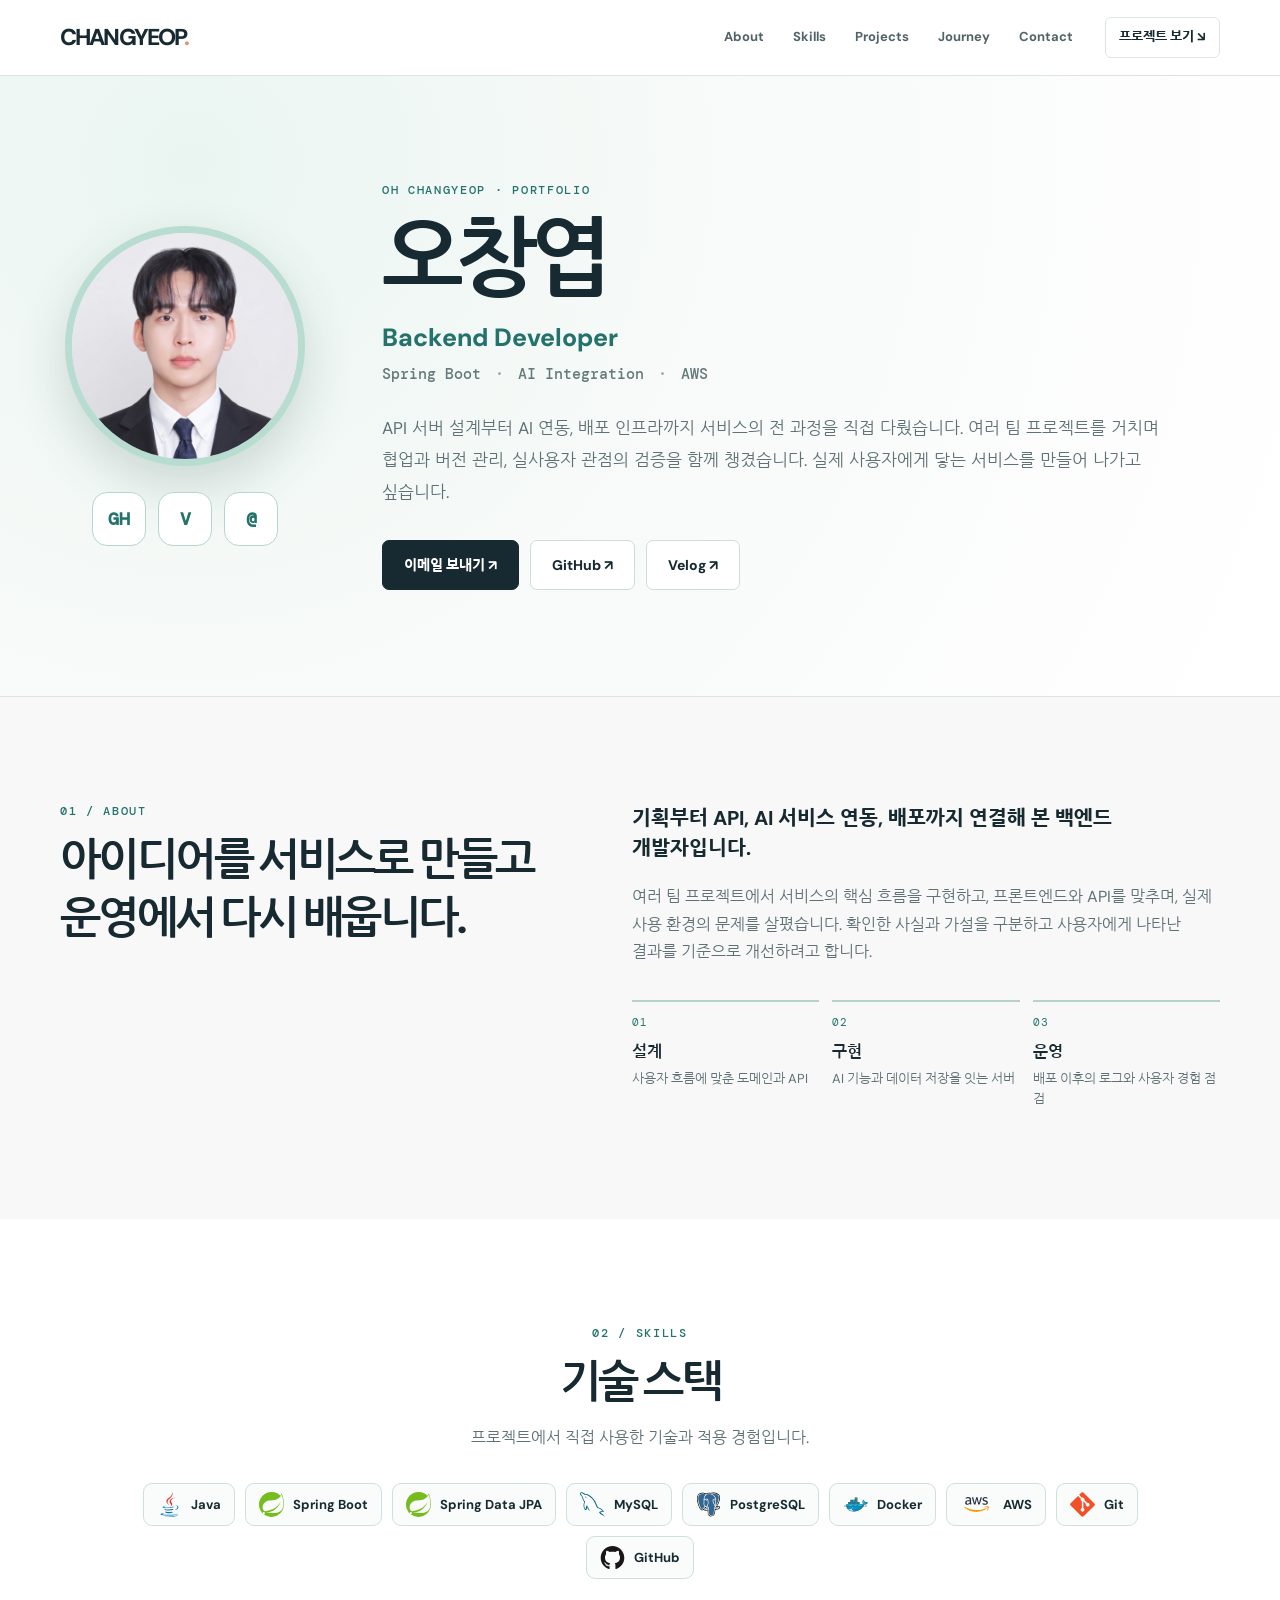
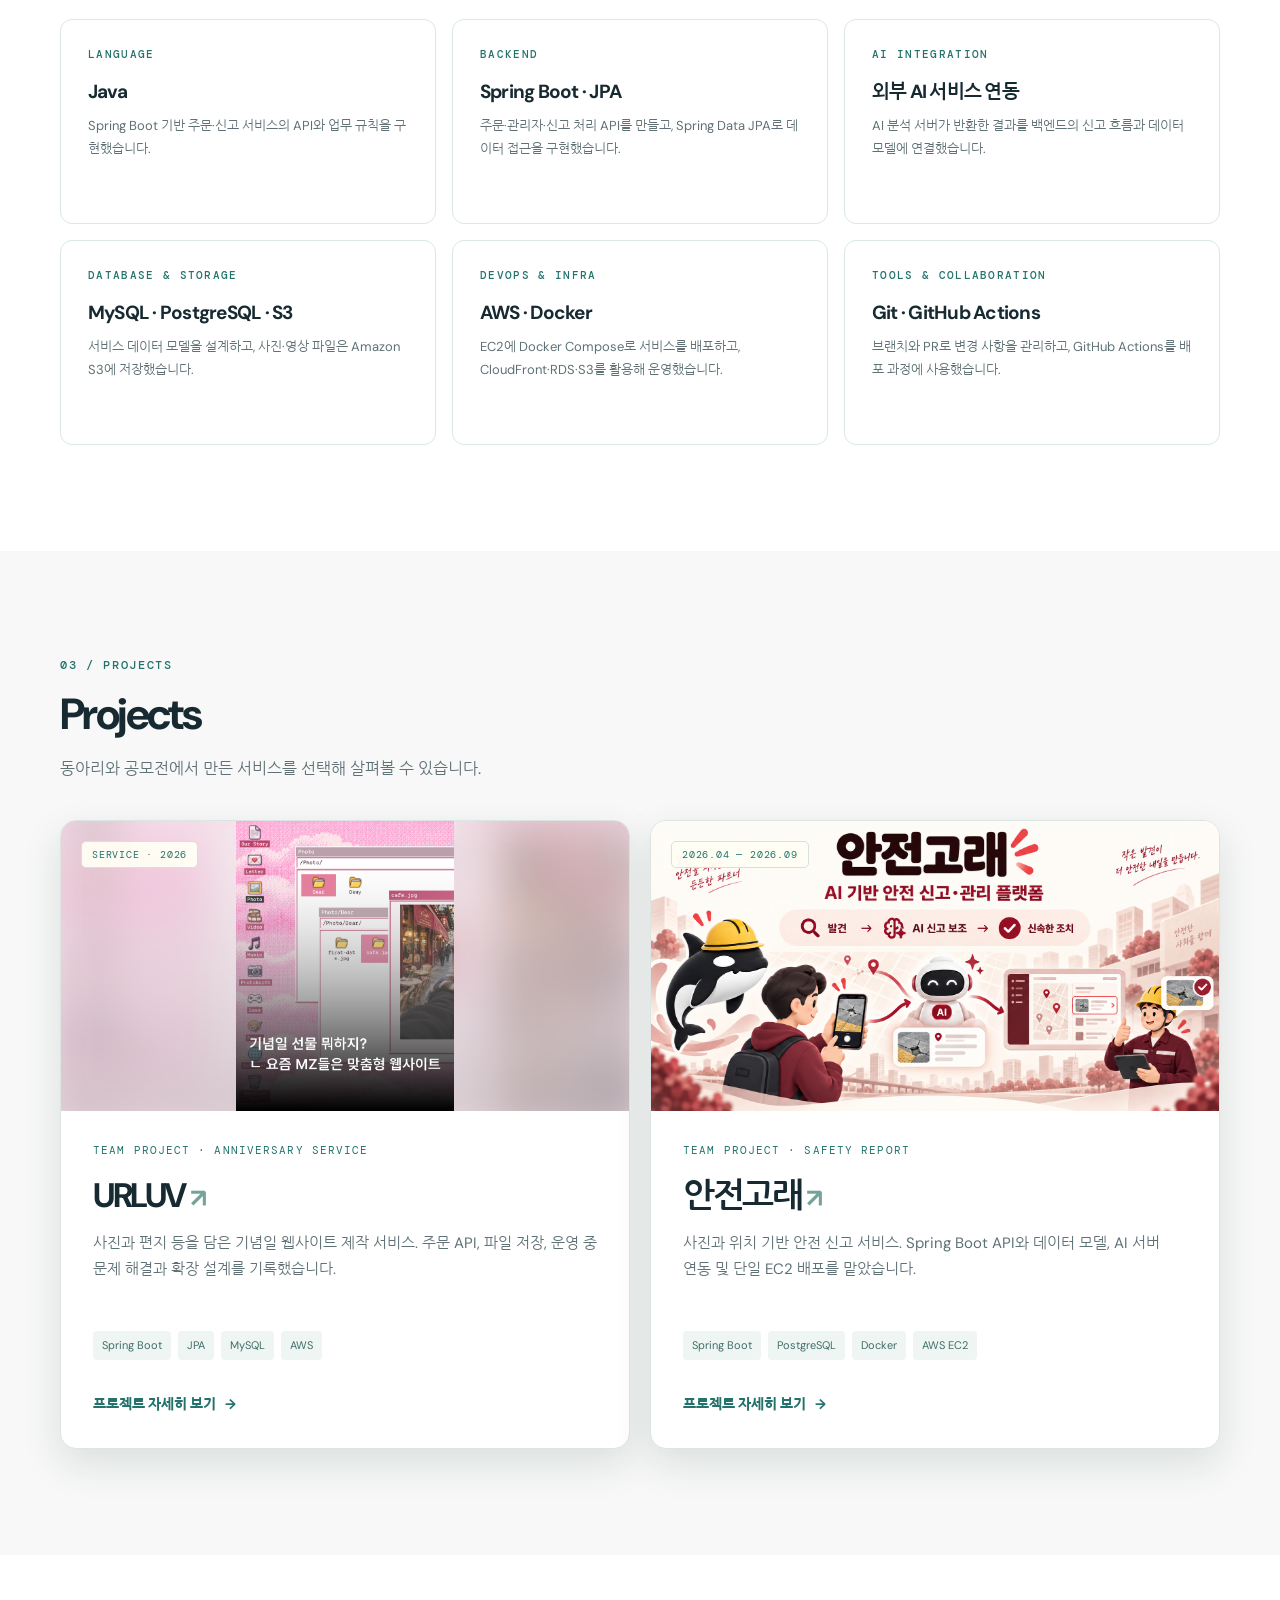
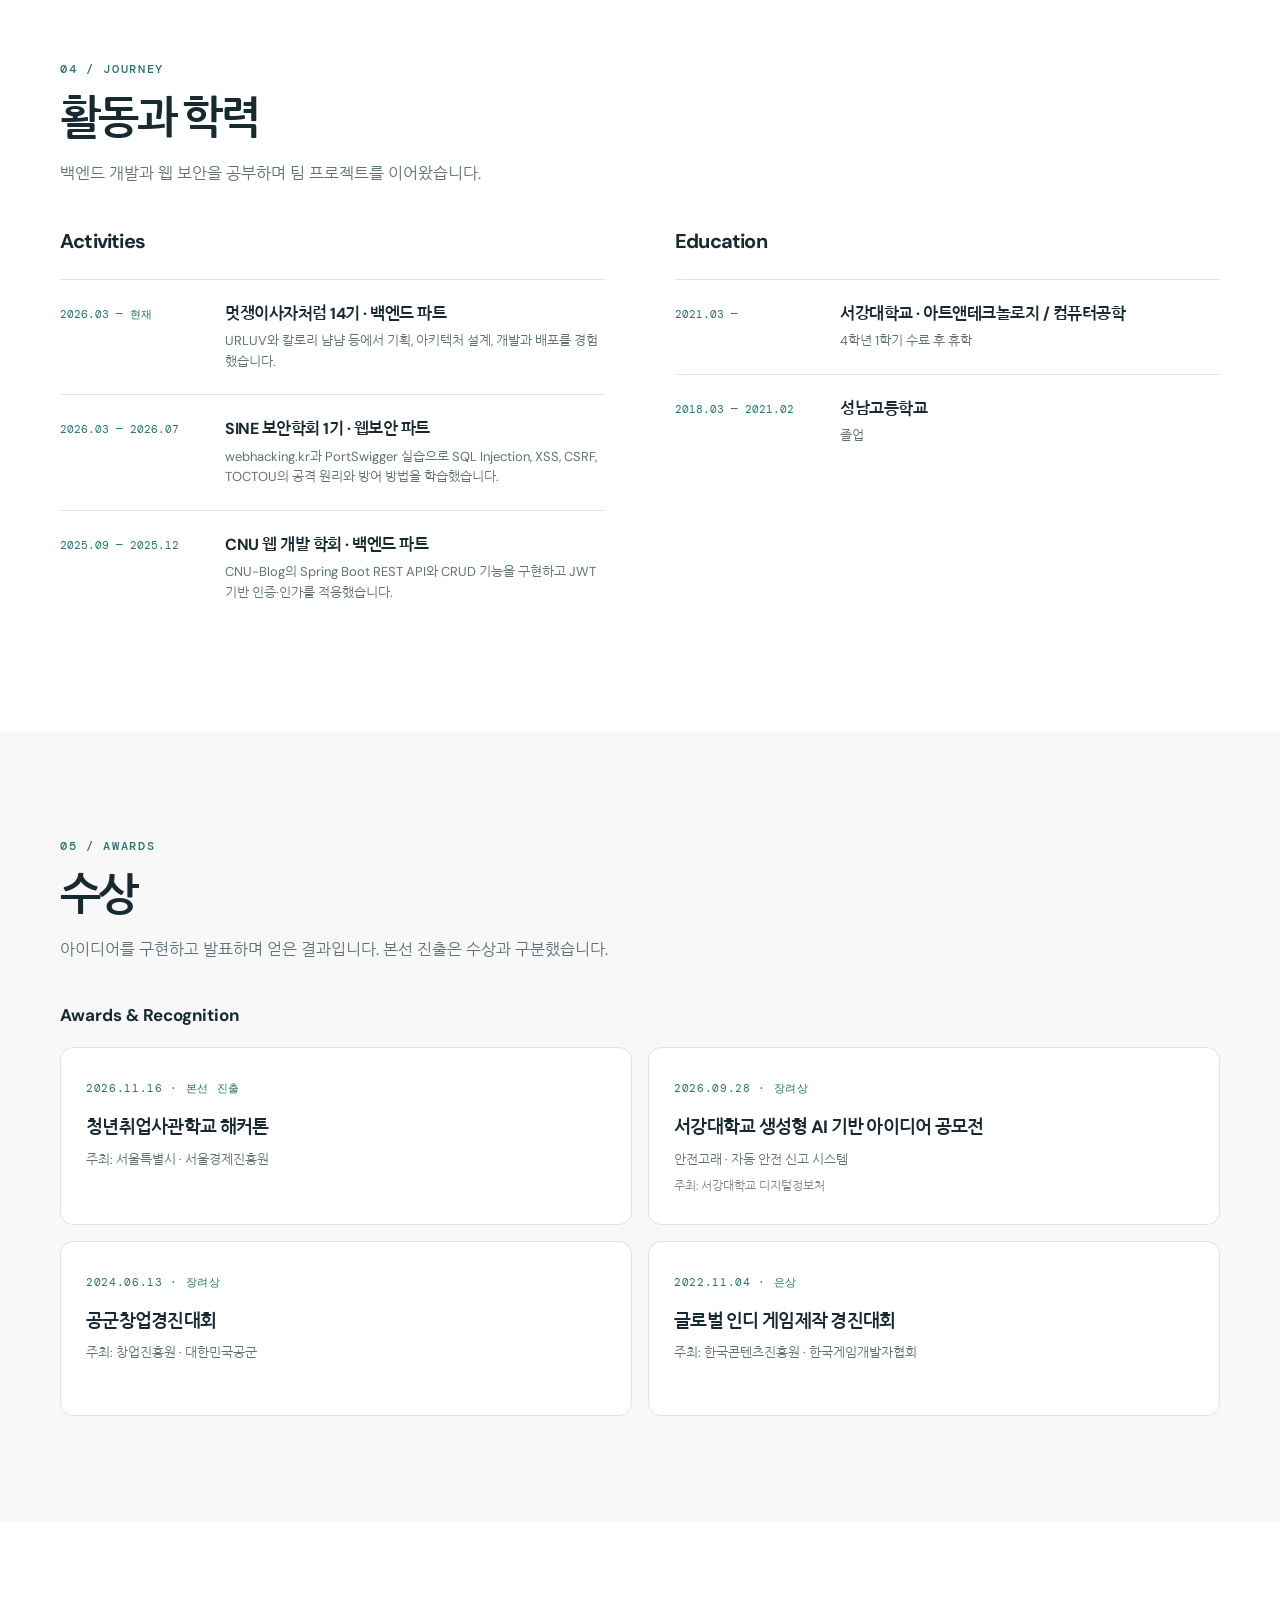
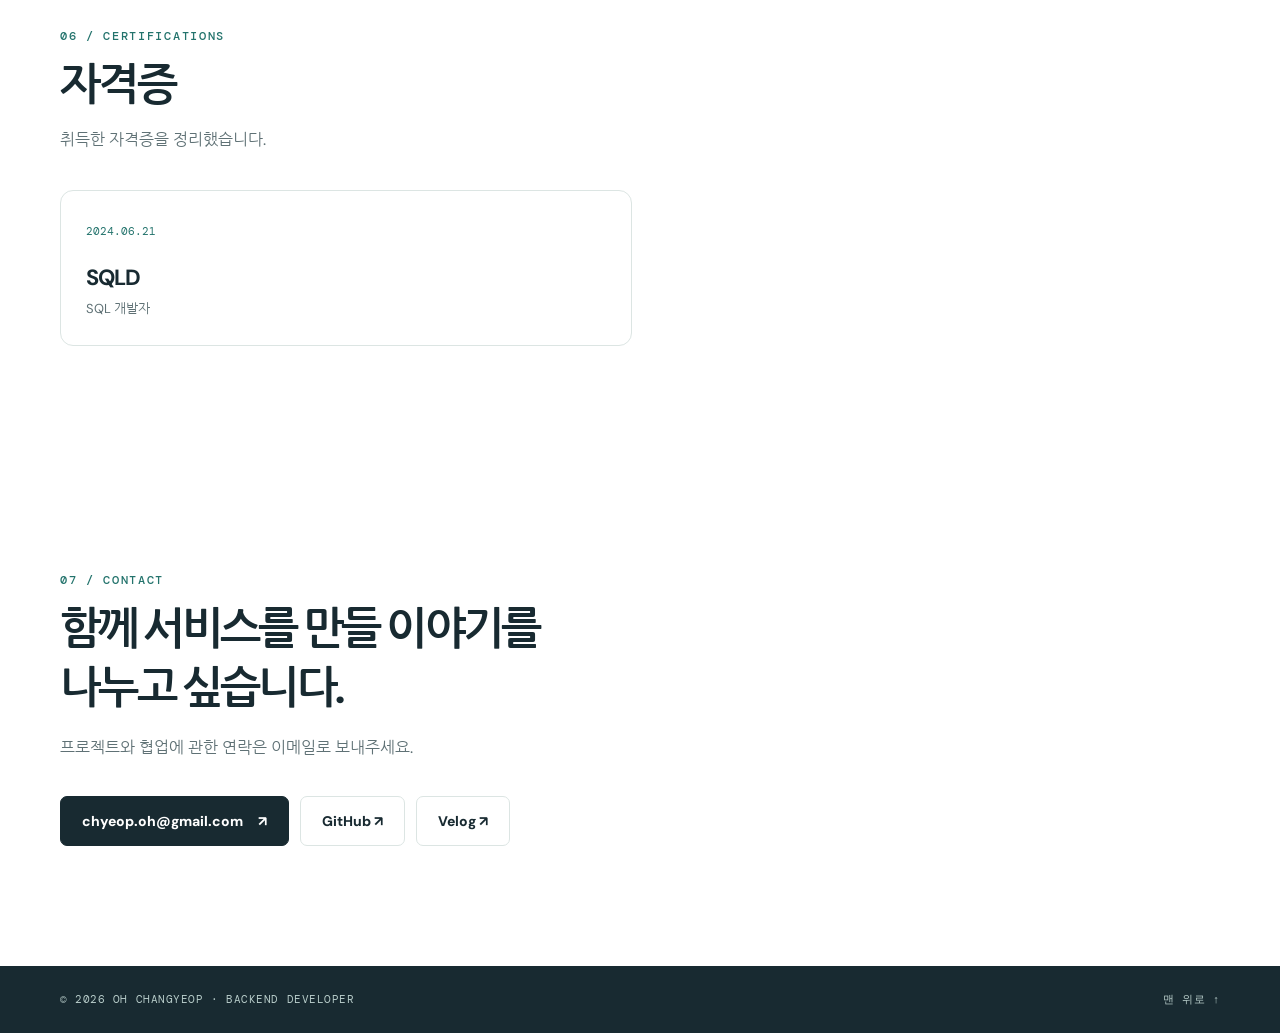
<file: index.html>
<!doctype html>
<html lang="ko">
<head>
  <meta charset="utf-8">
  <meta name="viewport" content="width=device-width, initial-scale=1">
  <meta name="description" content="백엔드 개발자 오창엽의 포트폴리오. 프로젝트, 기술, 활동, 수상과 자격증을 소개합니다.">
  <meta name="theme-color" content="#f7f8f7">
  <title>오창엽 | 백엔드 개발자 포트폴리오</title>
  <link rel="stylesheet" href="home.css?v=7">
</head>
<body id="top">
  <a class="skip" href="#main">본문으로 이동</a>
  <header class="site-header">
    <div class="wrap header-inner">
      <a class="wordmark" href="#top" aria-label="오창엽 포트폴리오 홈">CHANGYEOP<span>.</span></a>
      <nav aria-label="주요 메뉴"><a href="#about">About</a><a href="#skills">Skills</a><a href="#projects">Projects</a><a href="#journey">Journey</a><a href="#contact">Contact</a></nav>
      <a class="header-project" href="#projects">프로젝트 보기 <span aria-hidden="true">↘</span></a>
    </div>
  </header>

  <main id="main">
    <section class="hero-band" aria-labelledby="hero-title"><div class="hero wrap">
      <div class="hero-identity">
        <div class="profile-circle"><img src="assets/profile.png" alt="정장을 입은 오창엽의 증명사진" fetchpriority="high"></div>
        <div class="identity-links" aria-label="프로필 링크"><a href="https://github.com/channi3714" target="_blank" rel="noopener noreferrer" aria-label="GitHub 프로필">GH</a><a href="https://velog.io/@channi3714/posts" target="_blank" rel="noopener noreferrer" aria-label="Velog 블로그">V</a><a href="mailto:chyeop.oh@gmail.com" aria-label="이메일 보내기">@</a></div>
      </div>
      <div class="hero-copy">
        <p class="eyebrow">OH CHANGYEOP · PORTFOLIO</p>
        <h1 id="hero-title">오창엽</h1>
        <p class="hero-role">Backend Developer</p>
        <p class="hero-keywords">Spring Boot <span>·</span> AI Integration <span>·</span> AWS</p>
        <p class="hero-lead">API 서버 설계부터 AI 연동, 배포 인프라까지 서비스의 전 과정을 직접 다뤘습니다. 여러 팀 프로젝트를 거치며 협업과 버전 관리, 실사용자 관점의 검증을 함께 챙겼습니다. 실제 사용자에게 닿는 서비스를 만들어 나가고 싶습니다.</p>
        <div class="hero-actions"><a class="button hero-primary" href="mailto:chyeop.oh@gmail.com">이메일 보내기 ↗</a><a class="button hero-outline" href="https://github.com/channi3714" target="_blank" rel="noopener noreferrer">GitHub ↗</a><a class="button hero-outline" href="https://velog.io/@channi3714/posts" target="_blank" rel="noopener noreferrer">Velog ↗</a></div>
      </div>
    </div></section>

    <section class="section section-alt" id="about">
      <div class="wrap about-grid">
        <div class="section-intro"><p class="eyebrow">01 / ABOUT</p><h2>아이디어를 서비스로 만들고<br>운영에서 다시 배웁니다.</h2></div>
        <div class="about-body"><p class="about-strong">기획부터 API, AI 서비스 연동, 배포까지 연결해 본 백엔드 개발자입니다.</p><p>여러 팀 프로젝트에서 서비스의 핵심 흐름을 구현하고, 프론트엔드와 API를 맞추며, 실제 사용 환경의 문제를 살폈습니다. 확인한 사실과 가설을 구분하고 사용자에게 나타난 결과를 기준으로 개선하려고 합니다.</p>
          <div class="about-notes"><div><span>01</span><strong>설계</strong><p>사용자 흐름에 맞춘 도메인과 API</p></div><div><span>02</span><strong>구현</strong><p>AI 기능과 데이터 저장을 잇는 서버</p></div><div><span>03</span><strong>운영</strong><p>배포 이후의 로그와 사용자 경험 점검</p></div></div>
        </div>
      </div>
    </section>

    <section class="section" id="skills">
      <div class="wrap"><div class="section-heading skills-heading"><p class="eyebrow">02 / SKILLS</p><h2>기술 스택</h2><p>프로젝트에서 직접 사용한 기술과 적용 경험입니다.</p></div>
        <div class="skill-pills" aria-label="사용 기술">
          <span><img class="skill-logo" src="assets/tech/java.svg" alt="">Java</span><span><img class="skill-logo" src="assets/tech/spring.svg" alt="">Spring Boot</span><span><img class="skill-logo" src="assets/tech/spring.svg" alt="">Spring Data JPA</span><span><img class="skill-logo" src="assets/tech/mysql.svg" alt="">MySQL</span><span><img class="skill-logo" src="assets/tech/postgresql.svg" alt="">PostgreSQL</span><span><img class="skill-logo" src="assets/tech/docker.svg" alt="">Docker</span><span><img class="skill-logo skill-logo-wide" src="assets/tech/aws.svg" alt="">AWS</span><span><img class="skill-logo" src="assets/tech/git.svg" alt="">Git</span><span><img class="skill-logo" src="assets/tech/github.svg" alt="">GitHub</span>
        </div>
        <div class="skill-grid">
          <article class="skill-card"><div class="skill-top"><span>LANGUAGE</span></div><h3>Java</h3><p>Spring Boot 기반 주문·신고 서비스의 API와 업무 규칙을 구현했습니다.</p></article>
          <article class="skill-card"><div class="skill-top"><span>BACKEND</span></div><h3>Spring Boot · JPA</h3><p>주문·관리자·신고 처리 API를 만들고, Spring Data JPA로 데이터 접근을 구현했습니다.</p></article>
          <article class="skill-card"><div class="skill-top"><span>AI INTEGRATION</span></div><h3>외부 AI 서비스 연동</h3><p>AI 분석 서버가 반환한 결과를 백엔드의 신고 흐름과 데이터 모델에 연결했습니다.</p></article>
          <article class="skill-card"><div class="skill-top"><span>DATABASE &amp; STORAGE</span></div><h3>MySQL · PostgreSQL · S3</h3><p>서비스 데이터 모델을 설계하고, 사진·영상 파일은 Amazon S3에 저장했습니다.</p></article>
          <article class="skill-card"><div class="skill-top"><span>DEVOPS &amp; INFRA</span></div><h3>AWS · Docker</h3><p>EC2에 Docker Compose로 서비스를 배포하고, CloudFront·RDS·S3를 활용해 운영했습니다.</p></article>
          <article class="skill-card"><div class="skill-top"><span>TOOLS &amp; COLLABORATION</span></div><h3>Git · GitHub Actions</h3><p>브랜치와 PR로 변경 사항을 관리하고, GitHub Actions를 배포 과정에 사용했습니다.</p></article>
        </div>
      </div>
    </section>

    <section class="section section-alt" id="projects">
      <div class="wrap"><div class="section-heading"><p class="eyebrow">03 / PROJECTS</p><h2>Projects</h2><p>동아리와 공모전에서 만든 서비스를 선택해 살펴볼 수 있습니다.</p></div>
        <div class="project-grid">
          <a class="project-card" href="urluv.html" aria-label="URLUV 프로젝트 상세 보기">
            <div class="project-image urluv-project-image"><img src="assets/card-news/cupid/KakaoTalk_Photo_2026-11-25-18-23-50-1.png" alt="기념일 선물을 소개하는 URLUV 큐피드 카드뉴스 첫 장" loading="lazy"><span class="image-badge">SERVICE · 2026</span></div>
            <div class="project-body"><span class="project-type">TEAM PROJECT · ANNIVERSARY SERVICE</span><h3>URLUV <span aria-hidden="true">↗</span></h3><p>사진과 편지 등을 담은 기념일 웹사이트 제작 서비스. 주문 API, 파일 저장, 운영 중 문제 해결과 확장 설계를 기록했습니다.</p><div class="project-tags"><span>Spring Boot</span><span>JPA</span><span>MySQL</span><span>AWS</span></div><span class="project-link">프로젝트 자세히 보기 <b aria-hidden="true">→</b></span></div>
          </a>
          <a class="project-card" href="safewhale.html" aria-label="안전고래 프로젝트 소개 보기">
            <div class="project-image whale-image"><img src="assets/safewhale-cover.png" alt="안전고래 AI 기반 안전 신고·관리 플랫폼 소개 이미지" loading="lazy"><span class="image-badge">2026.04 — 2026.09</span></div>
            <div class="project-body"><span class="project-type">TEAM PROJECT · SAFETY REPORT</span><h3>안전고래 <span aria-hidden="true">↗</span></h3><p>사진과 위치 기반 안전 신고 서비스. Spring Boot API와 데이터 모델, AI 서버 연동 및 단일 EC2 배포를 맡았습니다.</p><div class="project-tags"><span>Spring Boot</span><span>PostgreSQL</span><span>Docker</span><span>AWS EC2</span></div><span class="project-link">프로젝트 자세히 보기 <b aria-hidden="true">→</b></span></div>
          </a>
        </div>
      </div>
    </section>

    <section class="section" id="journey"><div class="wrap"><div class="section-heading"><p class="eyebrow">04 / JOURNEY</p><h2>활동과 학력</h2><p>백엔드 개발과 웹 보안을 공부하며 팀 프로젝트를 이어왔습니다.</p></div>
      <div class="journey-grid"><div class="journey-column"><h3>Activities</h3>
        <article class="journey-item"><span>2026.03 — 현재</span><div><h4>멋쟁이사자처럼 14기 · 백엔드 파트</h4><p>URLUV와 칼로리 냠냠 등에서 기획, 아키텍처 설계, 개발과 배포를 경험했습니다.</p></div></article>
        <article class="journey-item"><span>2026.03 — 2026.07</span><div><h4>SINE 보안학회 1기 · 웹보안 파트</h4><p>webhacking.kr과 PortSwigger 실습으로 SQL Injection, XSS, CSRF, TOCTOU의 공격 원리와 방어 방법을 학습했습니다.</p></div></article>
        <article class="journey-item"><span>2025.09 — 2025.12</span><div><h4>CNU 웹 개발 학회 · 백엔드 파트</h4><p>CNU-Blog의 Spring Boot REST API와 CRUD 기능을 구현하고 JWT 기반 인증·인가를 적용했습니다.</p></div></article>
      </div><div class="journey-column"><h3>Education</h3>
        <article class="journey-item"><span>2021.03 —</span><div><h4>서강대학교 · 아트앤테크놀로지 / 컴퓨터공학</h4><p>4학년 1학기 수료 후 휴학</p></div></article>
        <article class="journey-item"><span>2018.03 — 2021.02</span><div><h4>성남고등학교</h4><p>졸업</p></div></article>
      </div></div>
    </div></section>

    <section class="section section-alt" id="achievements"><div class="wrap"><div class="section-heading"><p class="eyebrow">05 / AWARDS</p><h2>수상</h2><p>아이디어를 구현하고 발표하며 얻은 결과입니다. 본선 진출은 수상과 구분했습니다.</p></div>
      <h3 class="achievement-subtitle">Awards &amp; Recognition</h3><div class="achievement-grid">
        <article class="achievement-card"><span>2026.11.16 · 본선 진출</span><h3>청년취업사관학교 해커톤</h3><p>주최: 서울특별시 · 서울경제진흥원</p></article>
        <article class="achievement-card"><span>2026.09.28 · 장려상</span><h3>서강대학교 생성형 AI 기반 아이디어 공모전</h3><p>안전고래 · 자동 안전 신고 시스템</p><small>주최: 서강대학교 디지털정보처</small></article>
        <article class="achievement-card"><span>2024.06.13 · 장려상</span><h3>공군창업경진대회</h3><p>주최: 창업진흥원 · 대한민국공군</p></article>
        <article class="achievement-card"><span>2022.11.04 · 은상</span><h3>글로벌 인디 게임제작 경진대회</h3><p>주최: 한국콘텐츠진흥원 · 한국게임개발자협회</p></article>
      </div>
    </div></section>

    <section class="section" id="certifications"><div class="wrap"><div class="section-heading"><p class="eyebrow">06 / CERTIFICATIONS</p><h2>자격증</h2><p>취득한 자격증을 정리했습니다.</p></div><div class="certification-grid"><article class="certification-card"><span>2024.06.21</span><h3>SQLD</h3><p>SQL 개발자</p></article></div></div></section>

    <section class="closing wrap" id="contact"><p class="eyebrow">07 / CONTACT</p><h2>함께 서비스를 만들 이야기를<br>나누고 싶습니다.</h2><p>프로젝트와 협업에 관한 연락은 이메일로 보내주세요.</p><div class="hero-actions"><a class="button button-dark" href="mailto:chyeop.oh@gmail.com">chyeop.oh@gmail.com <span aria-hidden="true">↗</span></a><a class="button button-light" href="https://github.com/channi3714" target="_blank" rel="noopener noreferrer">GitHub ↗</a><a class="button button-light" href="https://velog.io/@channi3714/posts" target="_blank" rel="noopener noreferrer">Velog ↗</a></div></section>
  </main>

  <footer><div class="wrap footer-inner"><span>© 2026 OH CHANGYEOP · BACKEND DEVELOPER</span><a href="#top">맨 위로 ↑</a></div></footer>
</body>
</html>
</file>
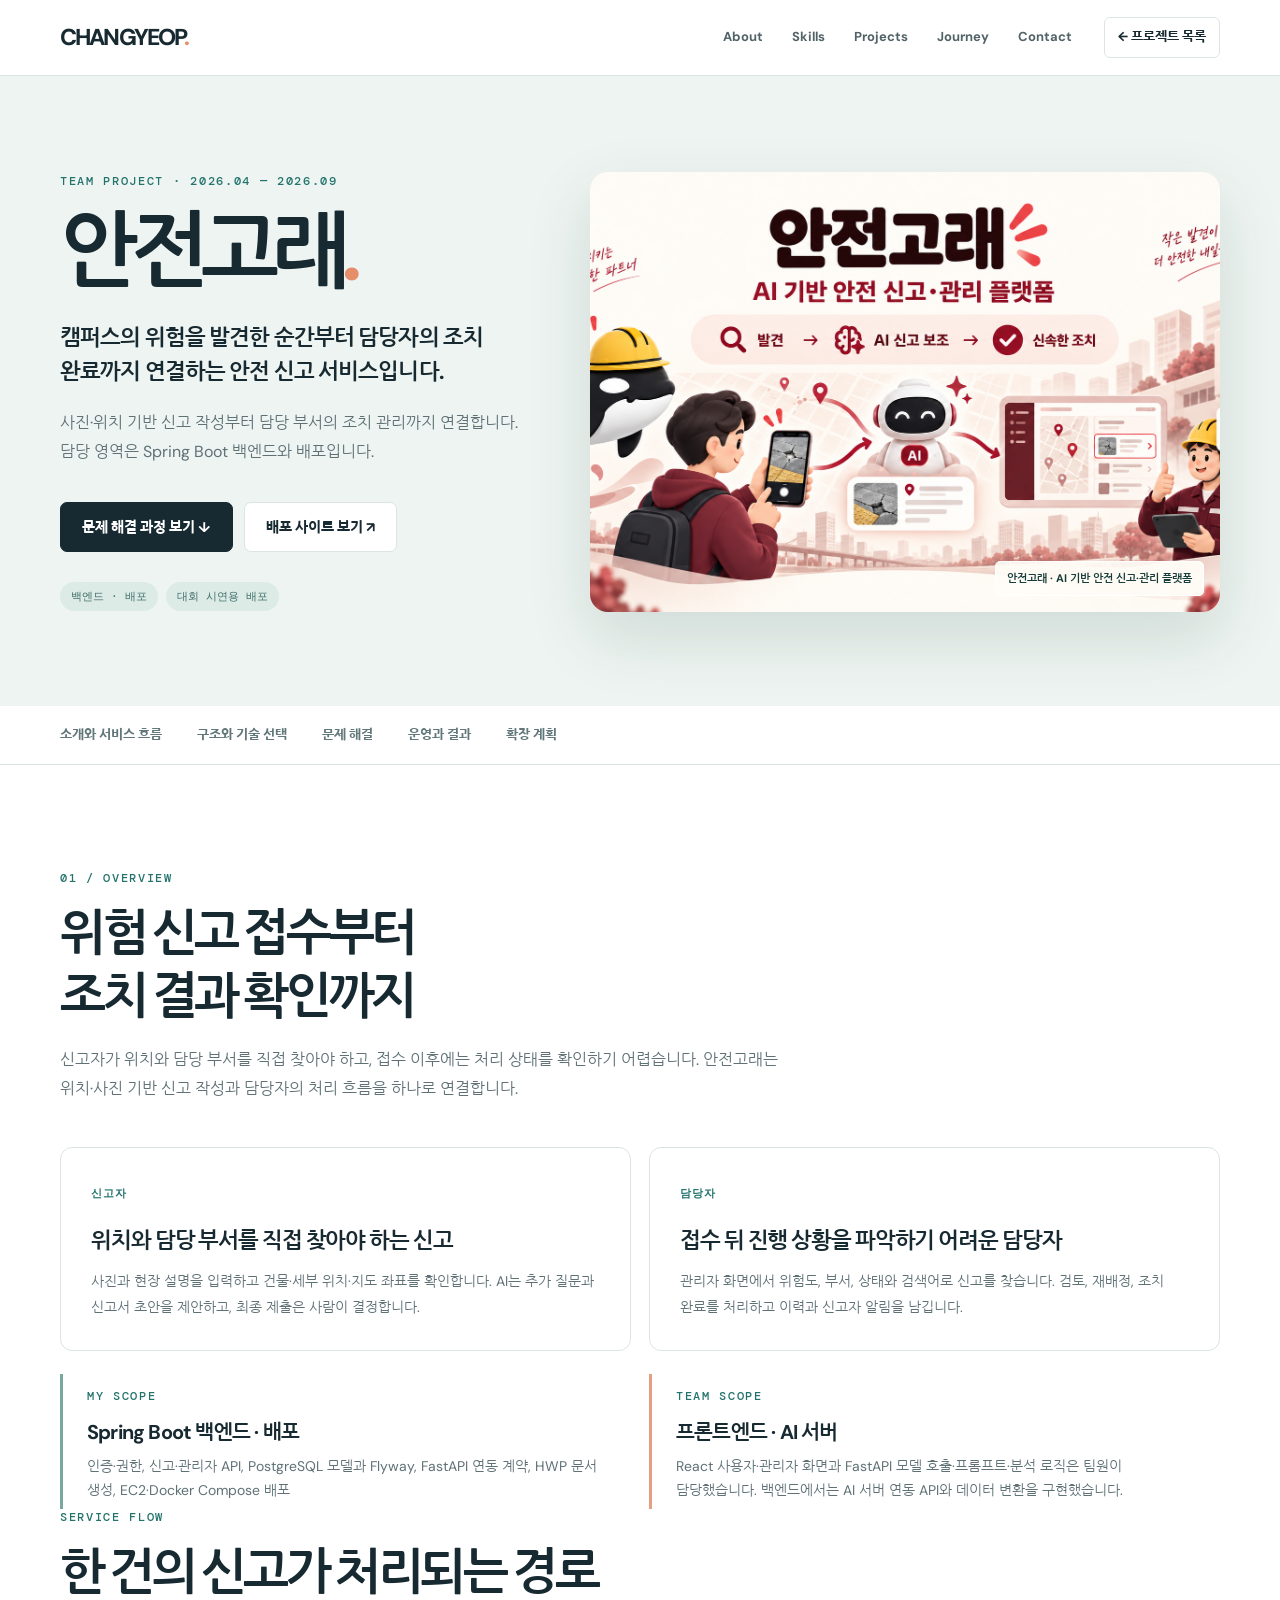
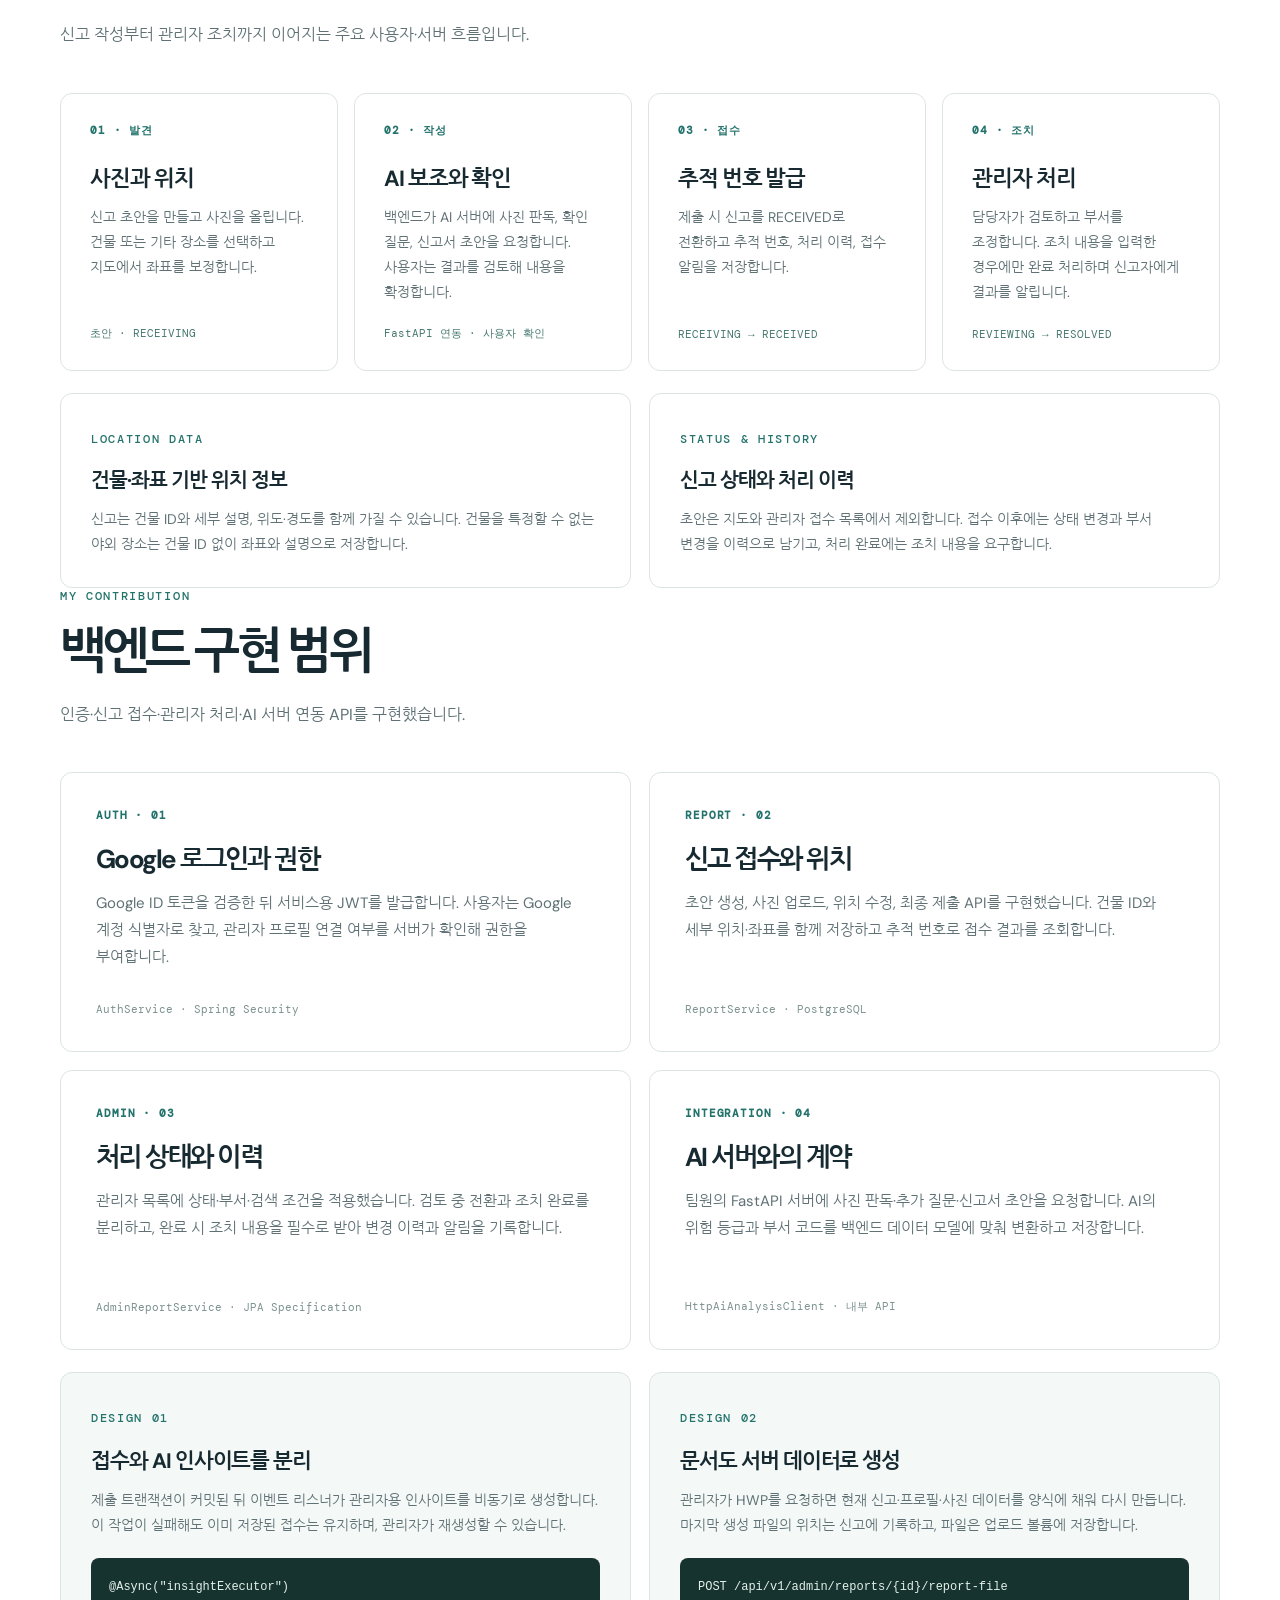
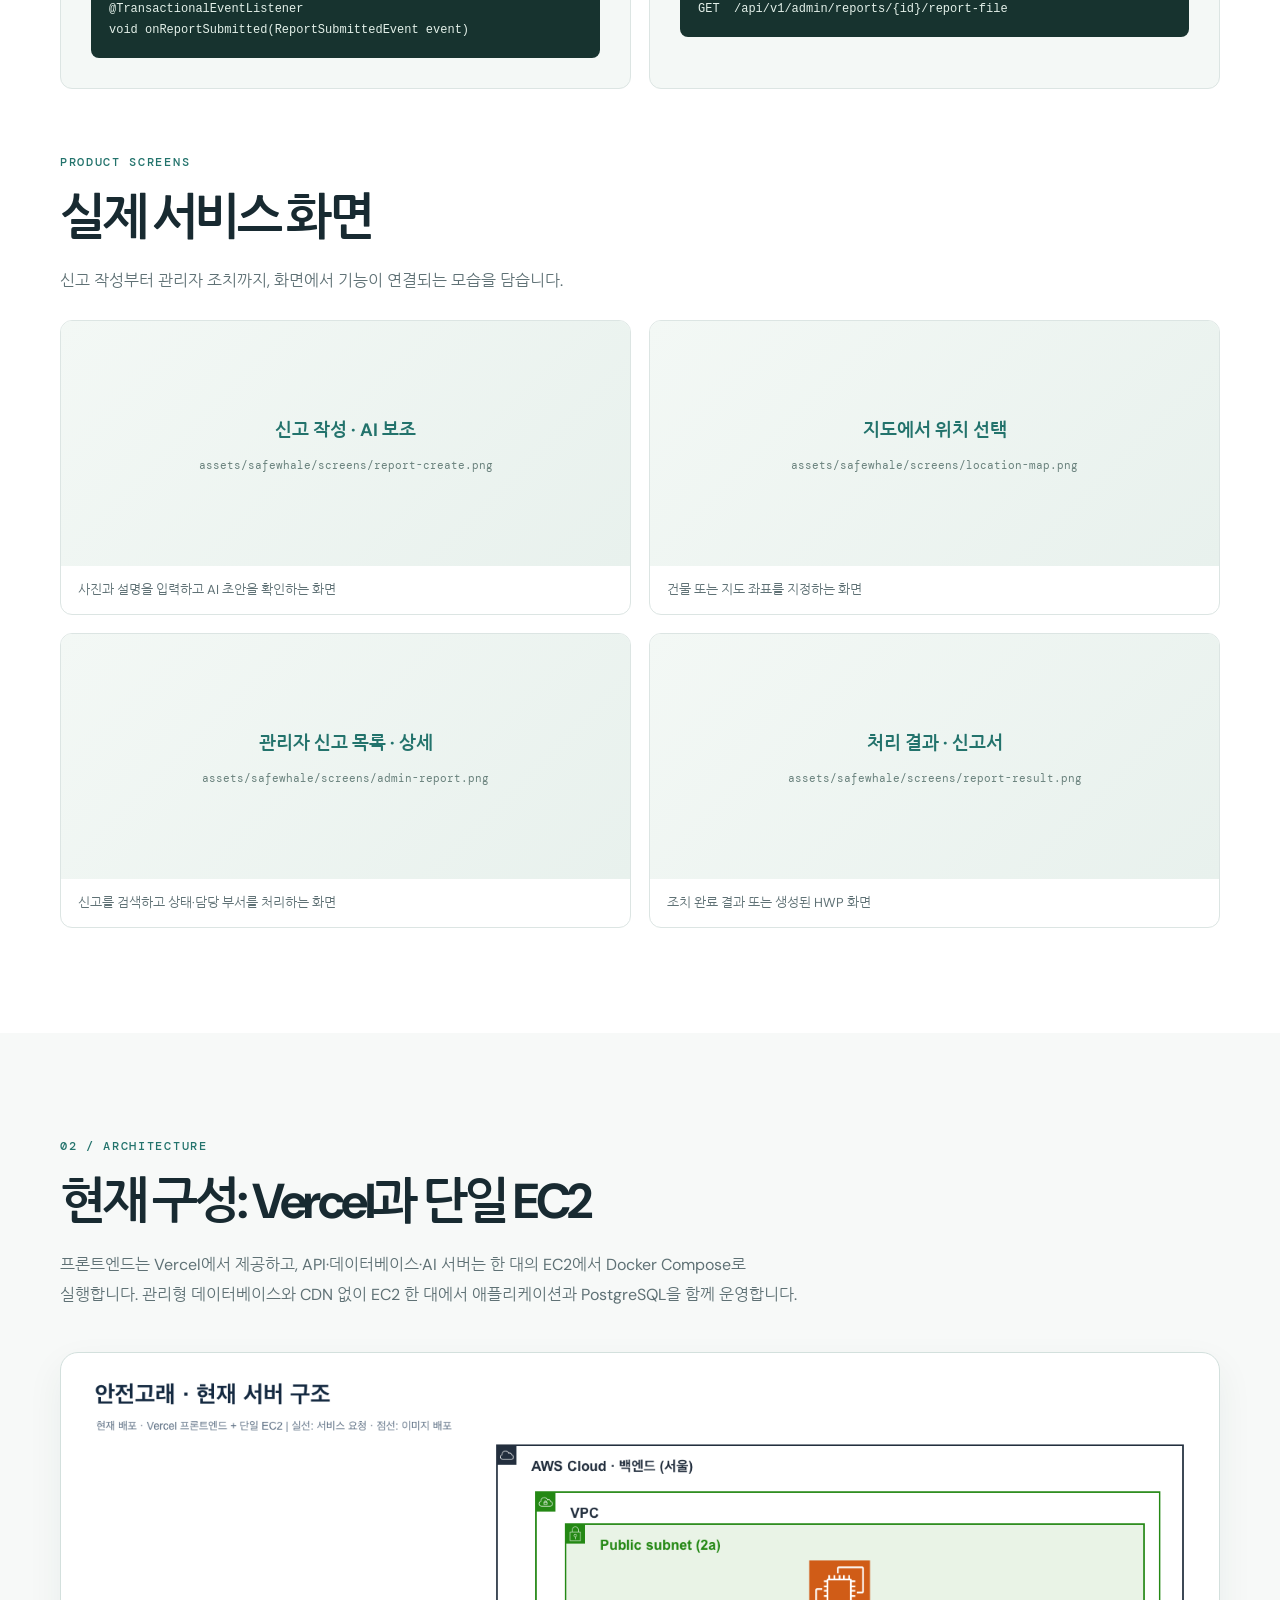
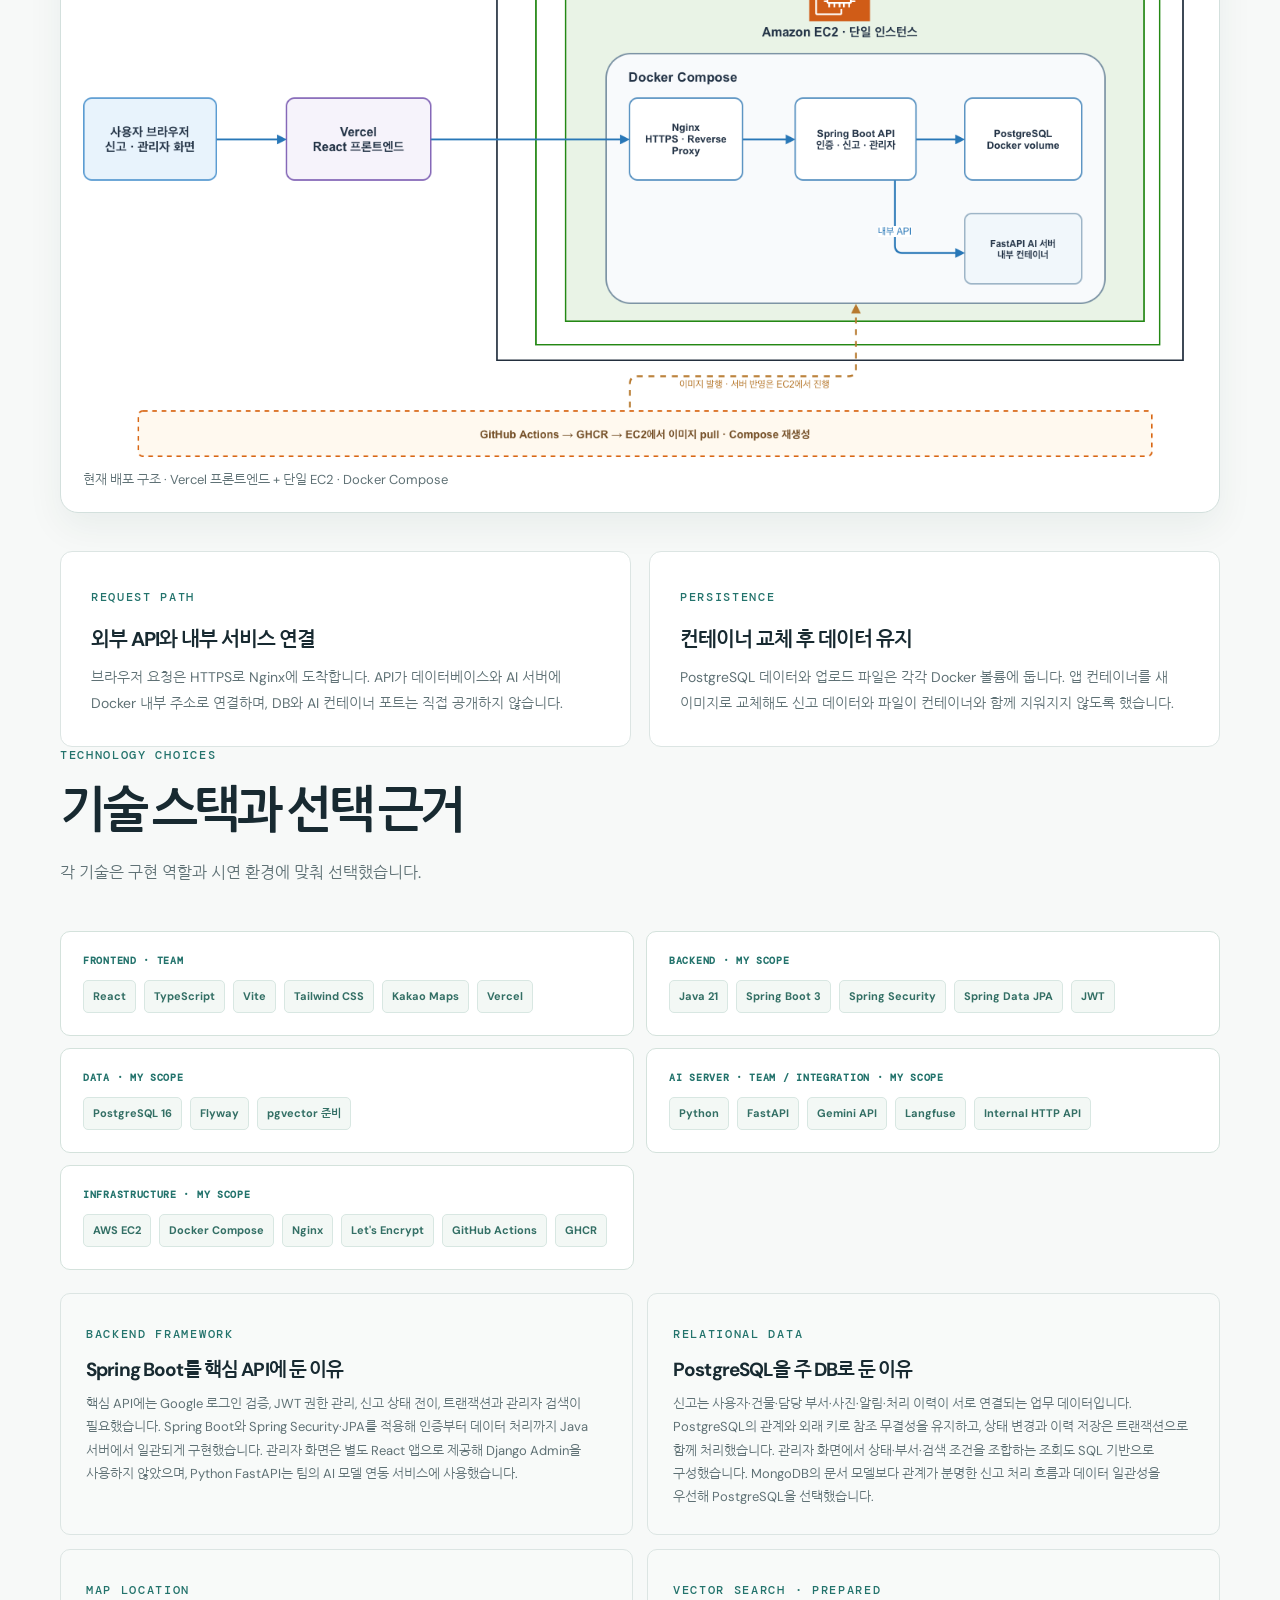
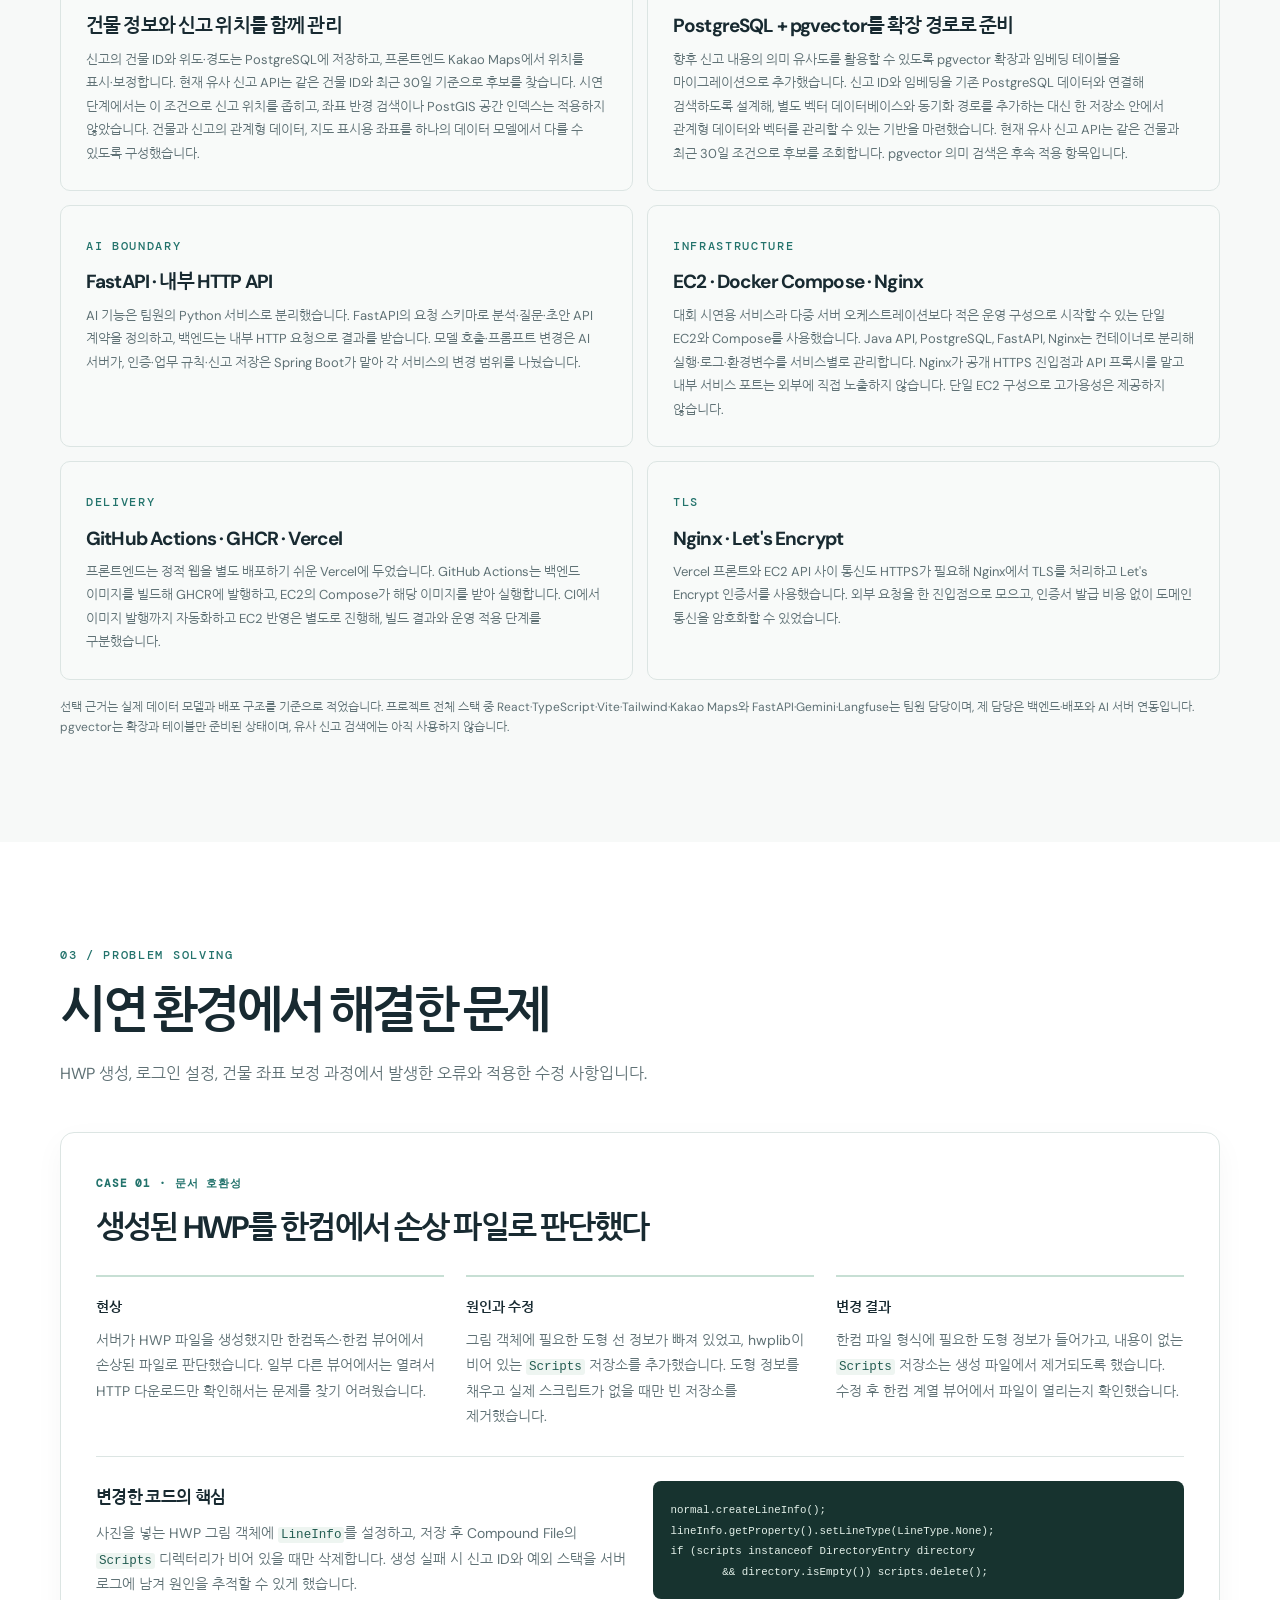
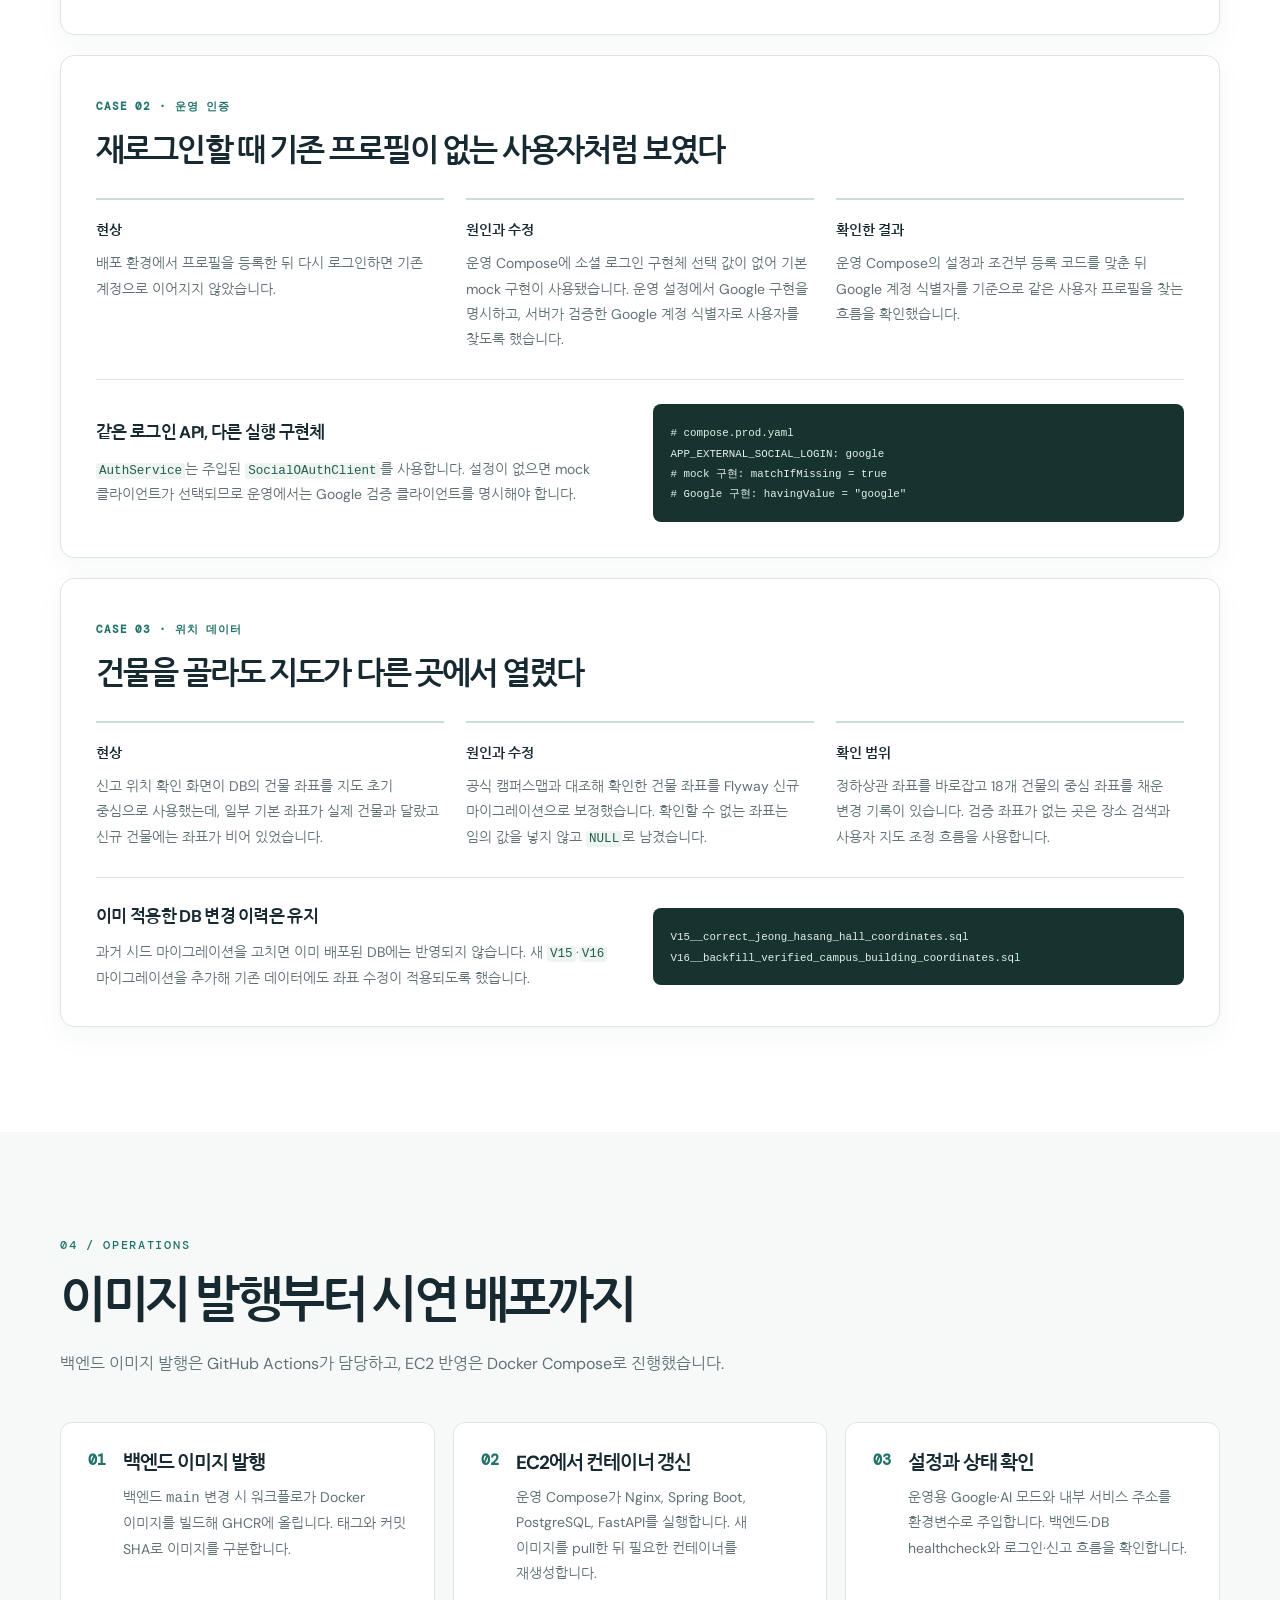
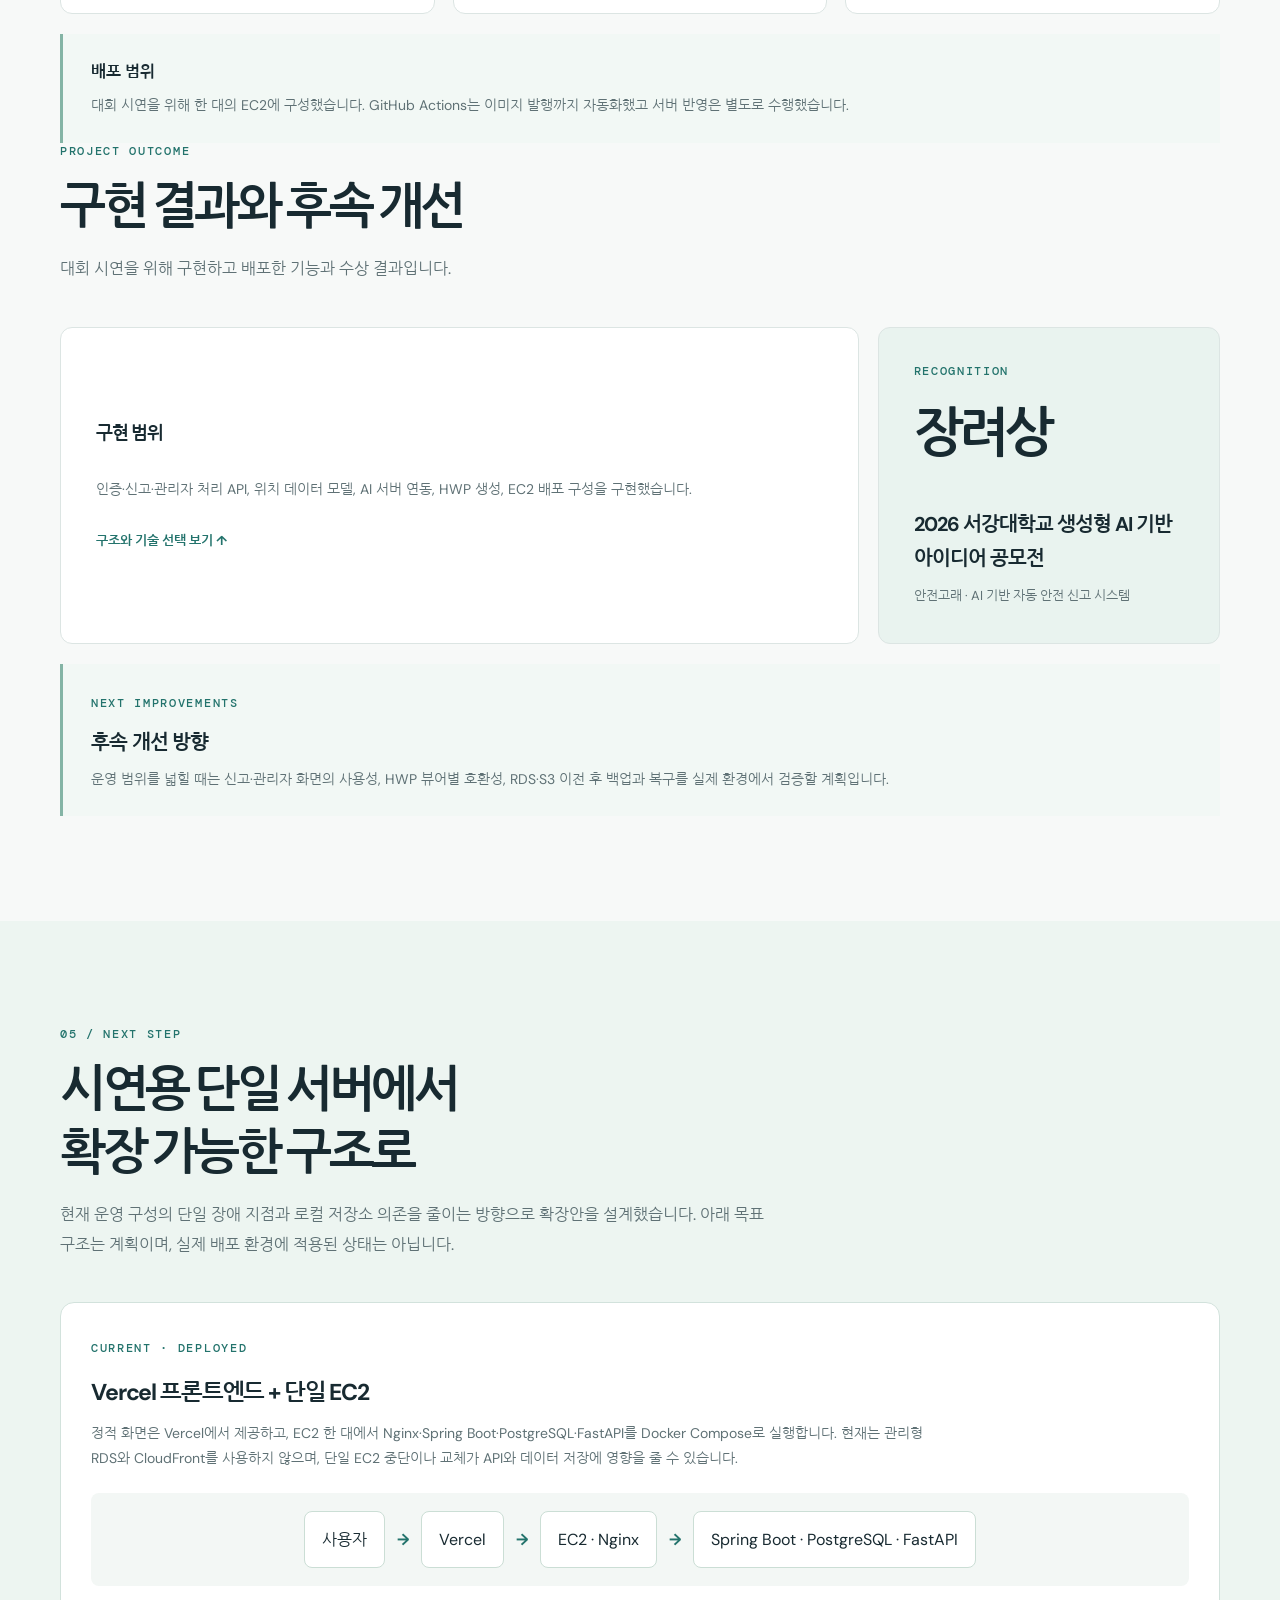
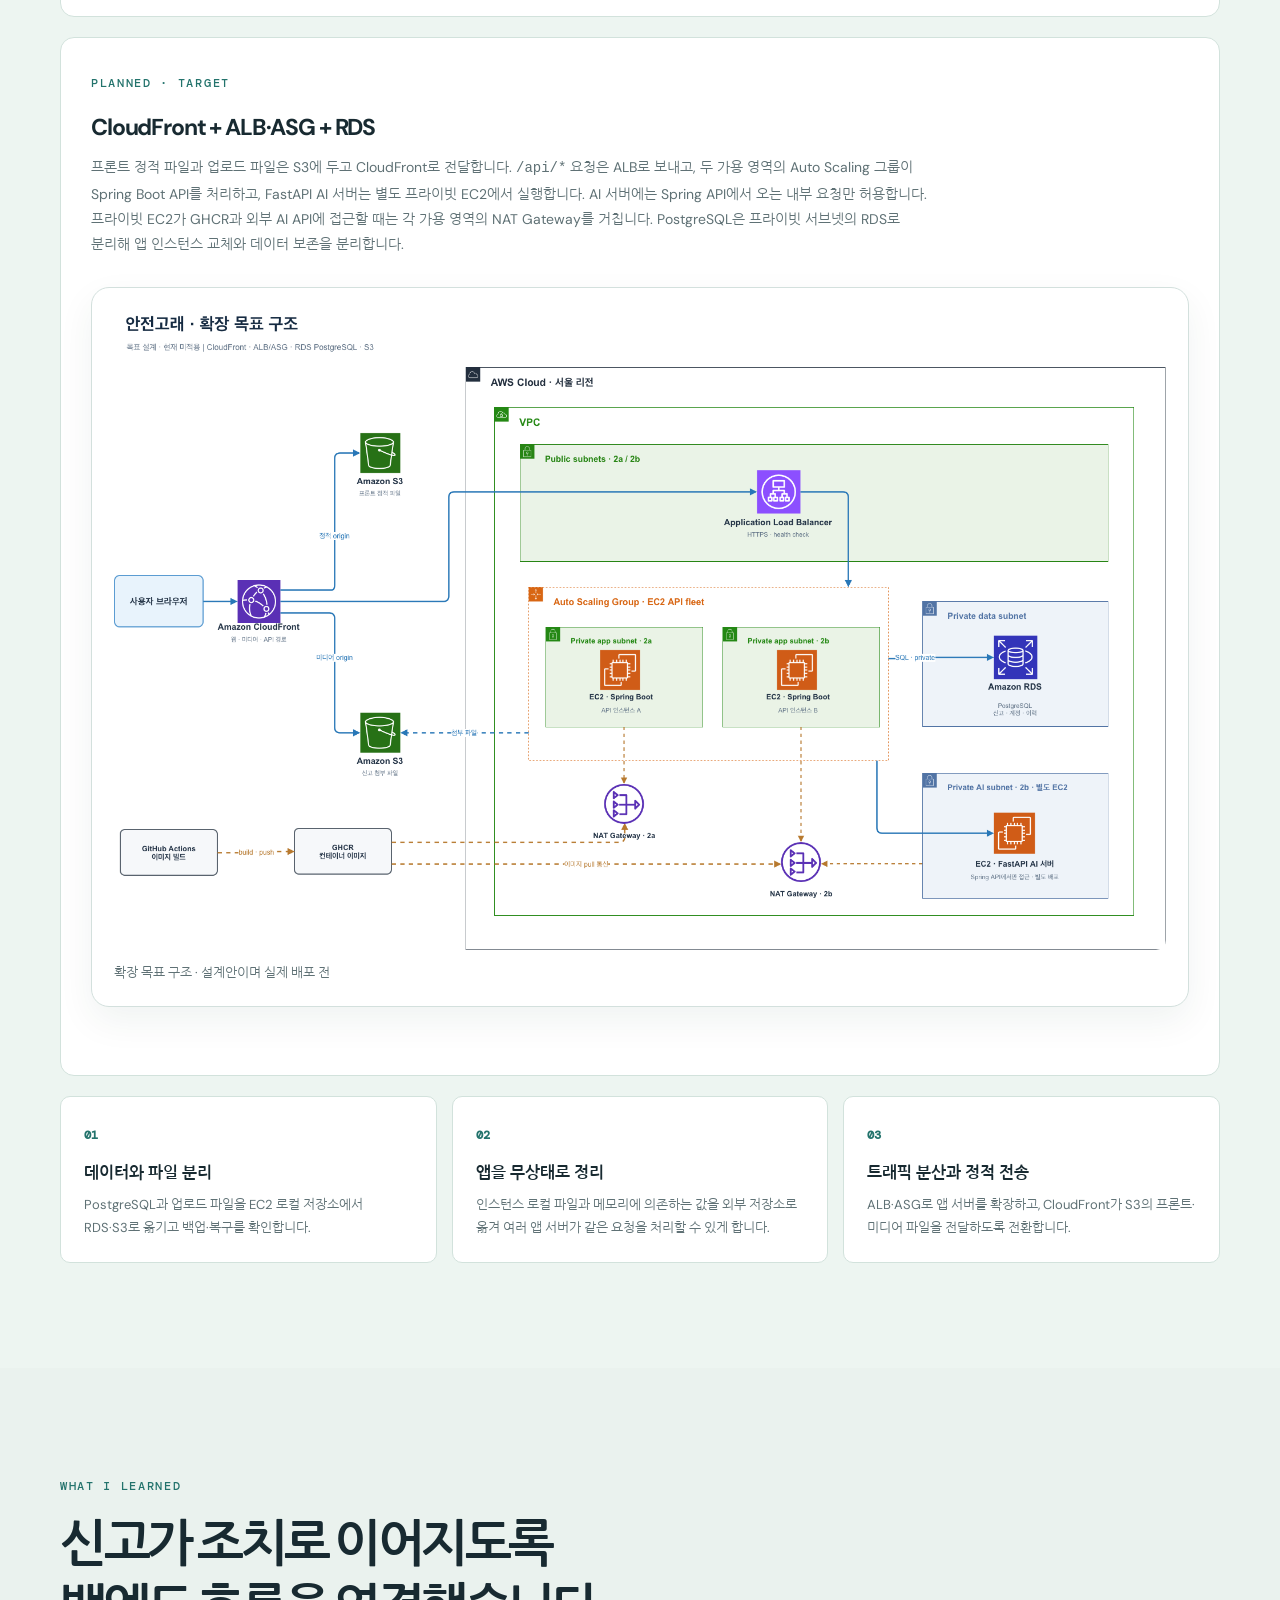
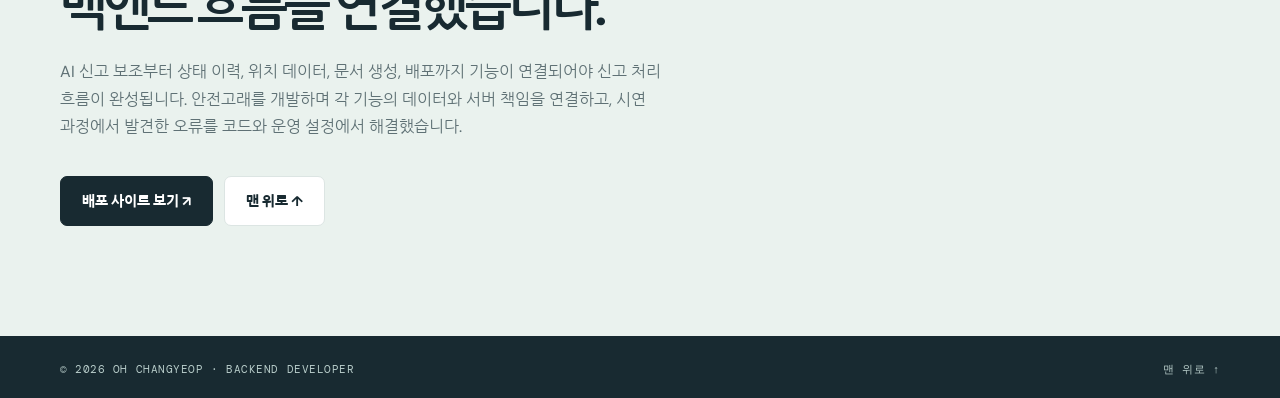
<file: safewhale.html>
<!doctype html>
<html lang="ko">
<head>
  <meta charset="utf-8">
  <meta name="viewport" content="width=device-width, initial-scale=1">
  <meta name="description" content="안전고래 프로젝트에서 오창엽이 맡은 Spring Boot 백엔드와 AWS 배포 기록">
  <meta name="theme-color" content="#f7f8f7">
  <title>안전고래 | 오창엽 포트폴리오</title>
  <link rel="stylesheet" href="home.css?v=7">
  <link rel="stylesheet" href="safewhale.css?v=4">
</head>
<body>
  <a class="skip" href="#main">본문으로 이동</a>
  <header class="site-header"><div class="wrap header-inner"><a class="wordmark" href="index.html" aria-label="오창엽 포트폴리오 홈">CHANGYEOP<span>.</span></a><nav aria-label="주요 메뉴"><a href="index.html#about">About</a><a href="index.html#skills">Skills</a><a href="index.html#projects">Projects</a><a href="index.html#journey">Journey</a><a href="index.html#contact">Contact</a></nav><a class="header-project" href="index.html#projects">← 프로젝트 목록</a></div></header>
  <main id="main">
    <section id="top" class="whale-hero"><div class="wrap whale-hero-grid">
      <div class="whale-hero-copy"><p class="eyebrow">TEAM PROJECT · 2026.04 — 2026.09</p><h1>안전고래<span>.</span></h1><p class="whale-lead">캠퍼스의 위험을 발견한 순간부터 담당자의 조치 완료까지 연결하는 안전 신고 서비스입니다.</p><p class="whale-intro">사진·위치 기반 신고 작성부터 담당 부서의 조치 관리까지 연결합니다. 담당 영역은 Spring Boot 백엔드와 배포입니다.</p><div class="hero-actions"><a class="button button-dark" href="#cases">문제 해결 과정 보기 ↓</a><a class="button button-light" href="https://safewhale.vercel.app/" target="_blank" rel="noopener noreferrer">배포 사이트 보기 ↗</a></div><div class="whale-meta"><span>백엔드 · 배포</span><span>대회 시연용 배포</span></div></div>
      <figure class="whale-hero-image"><img src="assets/safewhale-cover.png" alt="안전고래의 발견, AI 신고 보조, 담당자 조치 흐름을 보여 주는 프로젝트 소개 이미지"><figcaption>안전고래 · AI 기반 안전 신고·관리 플랫폼</figcaption></figure>
    </div></section>

    <nav class="whale-section-nav" aria-label="안전고래 페이지 목차"><div class="wrap"><a href="#overview">소개와 서비스 흐름</a><a href="#architecture">구조와 기술 선택</a><a href="#cases">문제 해결</a><a href="#operation">운영과 결과</a><a href="#next">확장 계획</a></div></nav>

    <section id="overview" class="whale-section"><div class="wrap"><div class="whale-heading"><p class="eyebrow">01 / OVERVIEW</p><h2>위험 신고 접수부터<br>조치 결과 확인까지</h2><p>신고자가 위치와 담당 부서를 직접 찾아야 하고, 접수 이후에는 처리 상태를 확인하기 어렵습니다. 안전고래는 위치·사진 기반 신고 작성과 담당자의 처리 흐름을 하나로 연결합니다.</p></div><div class="whale-problem-grid"><article><span>신고자</span><h3>위치와 담당 부서를 직접 찾아야 하는 신고</h3><p>사진과 현장 설명을 입력하고 건물·세부 위치·지도 좌표를 확인합니다. AI는 추가 질문과 신고서 초안을 제안하고, 최종 제출은 사람이 결정합니다.</p></article><article><span>담당자</span><h3>접수 뒤 진행 상황을 파악하기 어려운 담당자</h3><p>관리자 화면에서 위험도, 부서, 상태와 검색어로 신고를 찾습니다. 검토, 재배정, 조치 완료를 처리하고 이력과 신고자 알림을 남깁니다.</p></article></div><div class="whale-scope"><div><span class="eyebrow">MY SCOPE</span><strong>Spring Boot 백엔드 · 배포</strong><p>인증·권한, 신고·관리자 API, PostgreSQL 모델과 Flyway, FastAPI 연동 계약, HWP 문서 생성, EC2·Docker Compose 배포</p></div><div><span class="eyebrow">TEAM SCOPE</span><strong>프론트엔드 · AI 서버</strong><p>React 사용자·관리자 화면과 FastAPI 모델 호출·프롬프트·분석 로직은 팀원이 담당했습니다. 백엔드에서는 AI 서버 연동 API와 데이터 변환을 구현했습니다.</p></div></div>

      <div class="whale-heading"><p class="eyebrow">SERVICE FLOW</p><h2>한 건의 신고가 처리되는 경로</h2><p>신고 작성부터 관리자 조치까지 이어지는 주요 사용자·서버 흐름입니다.</p></div>
      <ol class="whale-flow whale-flow-four">
        <li><span>01 · 발견</span><h3>사진과 위치</h3><p>신고 초안을 만들고 사진을 올립니다. 건물 또는 기타 장소를 선택하고 지도에서 좌표를 보정합니다.</p><small>초안 · RECEIVING</small></li>
        <li><span>02 · 작성</span><h3>AI 보조와 확인</h3><p>백엔드가 AI 서버에 사진 판독, 확인 질문, 신고서 초안을 요청합니다. 사용자는 결과를 검토해 내용을 확정합니다.</p><small>FastAPI 연동 · 사용자 확인</small></li>
        <li><span>03 · 접수</span><h3>추적 번호 발급</h3><p>제출 시 신고를 RECEIVED로 전환하고 추적 번호, 처리 이력, 접수 알림을 저장합니다.</p><small>RECEIVING → RECEIVED</small></li>
        <li><span>04 · 조치</span><h3>관리자 처리</h3><p>담당자가 검토하고 부서를 조정합니다. 조치 내용을 입력한 경우에만 완료 처리하며 신고자에게 결과를 알립니다.</p><small>REVIEWING → RESOLVED</small></li>
      </ol>
      <div class="whale-flow-detail"><div><span class="eyebrow">LOCATION DATA</span><h3>건물·좌표 기반 위치 정보</h3><p>신고는 건물 ID와 세부 설명, 위도·경도를 함께 가질 수 있습니다. 건물을 특정할 수 없는 야외 장소는 건물 ID 없이 좌표와 설명으로 저장합니다.</p></div><div><span class="eyebrow">STATUS &amp; HISTORY</span><h3>신고 상태와 처리 이력</h3><p>초안은 지도와 관리자 접수 목록에서 제외합니다. 접수 이후에는 상태 변경과 부서 변경을 이력으로 남기고, 처리 완료에는 조치 내용을 요구합니다.</p></div></div>

<div class="whale-heading"><p class="eyebrow">MY CONTRIBUTION</p><h2>백엔드 구현 범위</h2><p>인증·신고 접수·관리자 처리·AI 서버 연동 API를 구현했습니다.</p></div><div class="whale-feature-grid">
      <article class="whale-feature"><span>AUTH · 01</span><h3>Google 로그인과 권한</h3><p>Google ID 토큰을 검증한 뒤 서비스용 JWT를 발급합니다. 사용자는 Google 계정 식별자로 찾고, 관리자 프로필 연결 여부를 서버가 확인해 권한을 부여합니다.</p><small>AuthService · Spring Security</small></article>
      <article class="whale-feature"><span>REPORT · 02</span><h3>신고 접수와 위치</h3><p>초안 생성, 사진 업로드, 위치 수정, 최종 제출 API를 구현했습니다. 건물 ID와 세부 위치·좌표를 함께 저장하고 추적 번호로 접수 결과를 조회합니다.</p><small>ReportService · PostgreSQL</small></article>
      <article class="whale-feature"><span>ADMIN · 03</span><h3>처리 상태와 이력</h3><p>관리자 목록에 상태·부서·검색 조건을 적용했습니다. 검토 중 전환과 조치 완료를 분리하고, 완료 시 조치 내용을 필수로 받아 변경 이력과 알림을 기록합니다.</p><small>AdminReportService · JPA Specification</small></article>
      <article class="whale-feature"><span>INTEGRATION · 04</span><h3>AI 서버와의 계약</h3><p>팀원의 FastAPI 서버에 사진 판독·추가 질문·신고서 초안을 요청합니다. AI의 위험 등급과 부서 코드를 백엔드 데이터 모델에 맞춰 변환하고 저장합니다.</p><small>HttpAiAnalysisClient · 내부 API</small></article>
    </div><div class="whale-decision-grid"><article><span class="eyebrow">DESIGN 01</span><h3>접수와 AI 인사이트를 분리</h3><p>제출 트랜잭션이 커밋된 뒤 이벤트 리스너가 관리자용 인사이트를 비동기로 생성합니다. 이 작업이 실패해도 이미 저장된 접수는 유지하며, 관리자가 재생성할 수 있습니다.</p><pre><code>@Async("insightExecutor")
@TransactionalEventListener
void onReportSubmitted(ReportSubmittedEvent event)</code></pre></article><article><span class="eyebrow">DESIGN 02</span><h3>문서도 서버 데이터로 생성</h3><p>관리자가 HWP를 요청하면 현재 신고·프로필·사진 데이터를 양식에 채워 다시 만듭니다. 마지막 생성 파일의 위치는 신고에 기록하고, 파일은 업로드 볼륨에 저장합니다.</p><pre><code>POST /api/v1/admin/reports/{id}/report-file
GET  /api/v1/admin/reports/{id}/report-file</code></pre></article></div>
      <div class="whale-heading whale-screen-heading"><p class="eyebrow">PRODUCT SCREENS</p><h2>실제 서비스 화면</h2><p>신고 작성부터 관리자 조치까지, 화면에서 기능이 연결되는 모습을 담습니다.</p></div>
      <div class="whale-screen-grid">
        <figure><div class="whale-screen-placeholder"><strong>신고 작성 · AI 보조</strong><code>assets/safewhale/screens/report-create.png</code></div><figcaption>사진과 설명을 입력하고 AI 초안을 확인하는 화면</figcaption></figure>
        <figure><div class="whale-screen-placeholder"><strong>지도에서 위치 선택</strong><code>assets/safewhale/screens/location-map.png</code></div><figcaption>건물 또는 지도 좌표를 지정하는 화면</figcaption></figure>
        <figure><div class="whale-screen-placeholder"><strong>관리자 신고 목록 · 상세</strong><code>assets/safewhale/screens/admin-report.png</code></div><figcaption>신고를 검색하고 상태·담당 부서를 처리하는 화면</figcaption></figure>
        <figure><div class="whale-screen-placeholder"><strong>처리 결과 · 신고서</strong><code>assets/safewhale/screens/report-result.png</code></div><figcaption>조치 완료 결과 또는 생성된 HWP 화면</figcaption></figure>
      </div></div></section>

    <section id="architecture" class="whale-section whale-section-alt"><div class="wrap"><div class="whale-heading"><p class="eyebrow">02 / ARCHITECTURE</p><h2>현재 구성: Vercel과 단일 EC2</h2><p>프론트엔드는 Vercel에서 제공하고, API·데이터베이스·AI 서버는 한 대의 EC2에서 Docker Compose로 실행합니다. 관리형 데이터베이스와 CDN 없이 EC2 한 대에서 애플리케이션과 PostgreSQL을 함께 운영합니다.</p></div><figure class="whale-diagram-figure"><img src="assets/architecture/safewhale/SafeWhale-current-architecture.png" alt="현재 배포 구조: Vercel 프론트엔드가 단일 EC2의 Nginx를 통해 Spring Boot API와 PostgreSQL, FastAPI AI 서버에 연결됩니다."><figcaption>현재 배포 구조 · Vercel 프론트엔드 + 단일 EC2 · Docker Compose</figcaption></figure><div class="whale-flow-detail"><div><span class="eyebrow">REQUEST PATH</span><h3>외부 API와 내부 서비스 연결</h3><p>브라우저 요청은 HTTPS로 Nginx에 도착합니다. API가 데이터베이스와 AI 서버에 Docker 내부 주소로 연결하며, DB와 AI 컨테이너 포트는 직접 공개하지 않습니다.</p></div><div><span class="eyebrow">PERSISTENCE</span><h3>컨테이너 교체 후 데이터 유지</h3><p>PostgreSQL 데이터와 업로드 파일은 각각 Docker 볼륨에 둡니다. 앱 컨테이너를 새 이미지로 교체해도 신고 데이터와 파일이 컨테이너와 함께 지워지지 않도록 했습니다.</p></div></div>

      <div class="whale-heading"><p class="eyebrow">TECHNOLOGY CHOICES</p><h2>기술 스택과 선택 근거</h2><p>각 기술은 구현 역할과 시연 환경에 맞춰 선택했습니다.</p></div>
      <div class="whale-stack-summary">
        <article><span>FRONTEND · TEAM</span><div class="whale-tags"><span>React</span><span>TypeScript</span><span>Vite</span><span>Tailwind CSS</span><span>Kakao Maps</span><span>Vercel</span></div></article>
        <article><span>BACKEND · MY SCOPE</span><div class="whale-tags"><span>Java 21</span><span>Spring Boot 3</span><span>Spring Security</span><span>Spring Data JPA</span><span>JWT</span></div></article>
        <article><span>DATA · MY SCOPE</span><div class="whale-tags"><span>PostgreSQL 16</span><span>Flyway</span><span>pgvector 준비</span></div></article>
        <article><span>AI SERVER · TEAM / INTEGRATION · MY SCOPE</span><div class="whale-tags"><span>Python</span><span>FastAPI</span><span>Gemini API</span><span>Langfuse</span><span>Internal HTTP API</span></div></article>
        <article><span>INFRASTRUCTURE · MY SCOPE</span><div class="whale-tags"><span>AWS EC2</span><span>Docker Compose</span><span>Nginx</span><span>Let's Encrypt</span><span>GitHub Actions</span><span>GHCR</span></div></article>
      </div>
      <div class="whale-rationale-grid">
        <article><span class="eyebrow">BACKEND FRAMEWORK</span><h3>Spring Boot를 핵심 API에 둔 이유</h3><p>핵심 API에는 Google 로그인 검증, JWT 권한 관리, 신고 상태 전이, 트랜잭션과 관리자 검색이 필요했습니다. Spring Boot와 Spring Security·JPA를 적용해 인증부터 데이터 처리까지 Java 서버에서 일관되게 구현했습니다. 관리자 화면은 별도 React 앱으로 제공해 Django Admin을 사용하지 않았으며, Python FastAPI는 팀의 AI 모델 연동 서비스에 사용했습니다.</p></article>
        <article><span class="eyebrow">RELATIONAL DATA</span><h3>PostgreSQL을 주 DB로 둔 이유</h3><p>신고는 사용자·건물·담당 부서·사진·알림·처리 이력이 서로 연결되는 업무 데이터입니다. PostgreSQL의 관계와 외래 키로 참조 무결성을 유지하고, 상태 변경과 이력 저장은 트랜잭션으로 함께 처리했습니다. 관리자 화면에서 상태·부서·검색 조건을 조합하는 조회도 SQL 기반으로 구성했습니다. MongoDB의 문서 모델보다 관계가 분명한 신고 처리 흐름과 데이터 일관성을 우선해 PostgreSQL을 선택했습니다.</p></article>
        <article><span class="eyebrow">MAP LOCATION</span><h3>건물 정보와 신고 위치를 함께 관리</h3><p>신고의 건물 ID와 위도·경도는 PostgreSQL에 저장하고, 프론트엔드 Kakao Maps에서 위치를 표시·보정합니다. 현재 유사 신고 API는 같은 건물 ID와 최근 30일 기준으로 후보를 찾습니다. 시연 단계에서는 이 조건으로 신고 위치를 좁히고, 좌표 반경 검색이나 PostGIS 공간 인덱스는 적용하지 않았습니다. 건물과 신고의 관계형 데이터, 지도 표시용 좌표를 하나의 데이터 모델에서 다룰 수 있도록 구성했습니다.</p></article>
        <article><span class="eyebrow">VECTOR SEARCH · PREPARED</span><h3>PostgreSQL + pgvector를 확장 경로로 준비</h3><p>향후 신고 내용의 의미 유사도를 활용할 수 있도록 pgvector 확장과 임베딩 테이블을 마이그레이션으로 추가했습니다. 신고 ID와 임베딩을 기존 PostgreSQL 데이터와 연결해 검색하도록 설계해, 별도 벡터 데이터베이스와 동기화 경로를 추가하는 대신 한 저장소 안에서 관계형 데이터와 벡터를 관리할 수 있는 기반을 마련했습니다. 현재 유사 신고 API는 같은 건물과 최근 30일 조건으로 후보를 조회합니다. pgvector 의미 검색은 후속 적용 항목입니다.</p></article>
        <article><span class="eyebrow">AI BOUNDARY</span><h3>FastAPI · 내부 HTTP API</h3><p>AI 기능은 팀원의 Python 서비스로 분리했습니다. FastAPI의 요청 스키마로 분석·질문·초안 API 계약을 정의하고, 백엔드는 내부 HTTP 요청으로 결과를 받습니다. 모델 호출·프롬프트 변경은 AI 서버가, 인증·업무 규칙·신고 저장은 Spring Boot가 맡아 각 서비스의 변경 범위를 나눴습니다.</p></article>
        <article><span class="eyebrow">INFRASTRUCTURE</span><h3>EC2 · Docker Compose · Nginx</h3><p>대회 시연용 서비스라 다중 서버 오케스트레이션보다 적은 운영 구성으로 시작할 수 있는 단일 EC2와 Compose를 사용했습니다. Java API, PostgreSQL, FastAPI, Nginx는 컨테이너로 분리해 실행·로그·환경변수를 서비스별로 관리합니다. Nginx가 공개 HTTPS 진입점과 API 프록시를 맡고 내부 서비스 포트는 외부에 직접 노출하지 않습니다. 단일 EC2 구성으로 고가용성은 제공하지 않습니다.</p></article>
        <article><span class="eyebrow">DELIVERY</span><h3>GitHub Actions · GHCR · Vercel</h3><p>프론트엔드는 정적 웹을 별도 배포하기 쉬운 Vercel에 두었습니다. GitHub Actions는 백엔드 이미지를 빌드해 GHCR에 발행하고, EC2의 Compose가 해당 이미지를 받아 실행합니다. CI에서 이미지 발행까지 자동화하고 EC2 반영은 별도로 진행해, 빌드 결과와 운영 적용 단계를 구분했습니다.</p></article>
        <article><span class="eyebrow">TLS</span><h3>Nginx · Let's Encrypt</h3><p>Vercel 프론트와 EC2 API 사이 통신도 HTTPS가 필요해 Nginx에서 TLS를 처리하고 Let's Encrypt 인증서를 사용했습니다. 외부 요청을 한 진입점으로 모으고, 인증서 발급 비용 없이 도메인 통신을 암호화할 수 있었습니다.</p></article>
      </div>
      <p class="whale-stack-note">선택 근거는 실제 데이터 모델과 배포 구조를 기준으로 적었습니다. 프로젝트 전체 스택 중 React·TypeScript·Vite·Tailwind·Kakao Maps와 FastAPI·Gemini·Langfuse는 팀원 담당이며, 제 담당은 백엔드·배포와 AI 서버 연동입니다. pgvector는 확장과 테이블만 준비된 상태이며, 유사 신고 검색에는 아직 사용하지 않습니다.</p>
    </div></section>

    <section id="cases" class="whale-section"><div class="wrap">
      <div class="whale-heading"><p class="eyebrow">03 / PROBLEM SOLVING</p><h2>시연 환경에서 해결한 문제</h2><p>HWP 생성, 로그인 설정, 건물 좌표 보정 과정에서 발생한 오류와 적용한 수정 사항입니다.</p></div>
      <article class="whale-case"><div class="whale-case-title"><span>CASE 01 · 문서 호환성</span><h3>생성된 HWP를 한컴에서 손상 파일로 판단했다</h3></div><div class="whale-case-columns"><div><h4>현상</h4><p>서버가 HWP 파일을 생성했지만 한컴독스·한컴 뷰어에서 손상된 파일로 판단했습니다. 일부 다른 뷰어에서는 열려서 HTTP 다운로드만 확인해서는 문제를 찾기 어려웠습니다.</p></div><div><h4>원인과 수정</h4><p>그림 객체에 필요한 도형 선 정보가 빠져 있었고, hwplib이 비어 있는 <code>Scripts</code> 저장소를 추가했습니다. 도형 정보를 채우고 실제 스크립트가 없을 때만 빈 저장소를 제거했습니다.</p></div><div><h4>변경 결과</h4><p>한컴 파일 형식에 필요한 도형 정보가 들어가고, 내용이 없는 <code>Scripts</code> 저장소는 생성 파일에서 제거되도록 했습니다. 수정 후 한컴 계열 뷰어에서 파일이 열리는지 확인했습니다.</p></div></div><div class="whale-code-story"><div><strong>변경한 코드의 핵심</strong><p>사진을 넣는 HWP 그림 객체에 <code>LineInfo</code>를 설정하고, 저장 후 Compound File의 <code>Scripts</code> 디렉터리가 비어 있을 때만 삭제합니다. 생성 실패 시 신고 ID와 예외 스택을 서버 로그에 남겨 원인을 추적할 수 있게 했습니다.</p></div><pre><code>normal.createLineInfo();
lineInfo.getProperty().setLineType(LineType.None);
if (scripts instanceof DirectoryEntry directory
        &amp;&amp; directory.isEmpty()) scripts.delete();</code></pre></div></article>
      <article class="whale-case"><div class="whale-case-title"><span>CASE 02 · 운영 인증</span><h3>재로그인할 때 기존 프로필이 없는 사용자처럼 보였다</h3></div><div class="whale-case-columns"><div><h4>현상</h4><p>배포 환경에서 프로필을 등록한 뒤 다시 로그인하면 기존 계정으로 이어지지 않았습니다.</p></div><div><h4>원인과 수정</h4><p>운영 Compose에 소셜 로그인 구현체 선택 값이 없어 기본 mock 구현이 사용됐습니다. 운영 설정에서 Google 구현을 명시하고, 서버가 검증한 Google 계정 식별자로 사용자를 찾도록 했습니다.</p></div><div><h4>확인한 결과</h4><p>운영 Compose의 설정과 조건부 등록 코드를 맞춘 뒤 Google 계정 식별자를 기준으로 같은 사용자 프로필을 찾는 흐름을 확인했습니다.</p></div></div><div class="whale-code-story"><div><strong>같은 로그인 API, 다른 실행 구현체</strong><p><code>AuthService</code>는 주입된 <code>SocialOAuthClient</code>를 사용합니다. 설정이 없으면 mock 클라이언트가 선택되므로 운영에서는 Google 검증 클라이언트를 명시해야 합니다.</p></div><pre><code># compose.prod.yaml
APP_EXTERNAL_SOCIAL_LOGIN: google
# mock 구현: matchIfMissing = true
# Google 구현: havingValue = "google"</code></pre></div></article>
      <article class="whale-case"><div class="whale-case-title"><span>CASE 03 · 위치 데이터</span><h3>건물을 골라도 지도가 다른 곳에서 열렸다</h3></div><div class="whale-case-columns"><div><h4>현상</h4><p>신고 위치 확인 화면이 DB의 건물 좌표를 지도 초기 중심으로 사용했는데, 일부 기본 좌표가 실제 건물과 달랐고 신규 건물에는 좌표가 비어 있었습니다.</p></div><div><h4>원인과 수정</h4><p>공식 캠퍼스맵과 대조해 확인한 건물 좌표를 Flyway 신규 마이그레이션으로 보정했습니다. 확인할 수 없는 좌표는 임의 값을 넣지 않고 <code>NULL</code>로 남겼습니다.</p></div><div><h4>확인 범위</h4><p>정하상관 좌표를 바로잡고 18개 건물의 중심 좌표를 채운 변경 기록이 있습니다. 검증 좌표가 없는 곳은 장소 검색과 사용자 지도 조정 흐름을 사용합니다.</p></div></div><div class="whale-code-story"><div><strong>이미 적용한 DB 변경 이력은 유지</strong><p>과거 시드 마이그레이션을 고치면 이미 배포된 DB에는 반영되지 않습니다. 새 <code>V15</code>·<code>V16</code> 마이그레이션을 추가해 기존 데이터에도 좌표 수정이 적용되도록 했습니다.</p></div><pre><code>V15__correct_jeong_hasang_hall_coordinates.sql
V16__backfill_verified_campus_building_coordinates.sql</code></pre></div></article>
    </div></section>

    <section id="operation" class="whale-section whale-section-alt"><div class="wrap">
      <div class="whale-heading"><p class="eyebrow">04 / OPERATIONS</p><h2>이미지 발행부터 시연 배포까지</h2><p>백엔드 이미지 발행은 GitHub Actions가 담당하고, EC2 반영은 Docker Compose로 진행했습니다.</p></div>
      <ol class="whale-deploy-steps"><li><span>01</span><div><h3>백엔드 이미지 발행</h3><p>백엔드 <code>main</code> 변경 시 워크플로가 Docker 이미지를 빌드해 GHCR에 올립니다. 태그와 커밋 SHA로 이미지를 구분합니다.</p></div></li><li><span>02</span><div><h3>EC2에서 컨테이너 갱신</h3><p>운영 Compose가 Nginx, Spring Boot, PostgreSQL, FastAPI를 실행합니다. 새 이미지를 pull한 뒤 필요한 컨테이너를 재생성합니다.</p></div></li><li><span>03</span><div><h3>설정과 상태 확인</h3><p>운영용 Google·AI 모드와 내부 서비스 주소를 환경변수로 주입합니다. 백엔드·DB healthcheck와 로그인·신고 흐름을 확인합니다.</p></div></li></ol>
      <div class="whale-operation-note"><strong>배포 범위</strong><p>대회 시연을 위해 한 대의 EC2에 구성했습니다. GitHub Actions는 이미지 발행까지 자동화했고 서버 반영은 별도로 수행했습니다.</p></div>

<div class="whale-heading"><p class="eyebrow">PROJECT OUTCOME</p><h2>구현 결과와 후속 개선</h2><p>대회 시연을 위해 구현하고 배포한 기능과 수상 결과입니다.</p></div><div class="whale-result-grid"><article class="whale-result-card whale-result-summary"><h3>구현 범위</h3><p>인증·신고·관리자 처리 API, 위치 데이터 모델, AI 서버 연동, HWP 생성, EC2 배포 구성을 구현했습니다.</p><a href="#architecture">구조와 기술 선택 보기 ↑</a></article><article class="whale-result-card whale-award"><span class="eyebrow">RECOGNITION</span><strong>장려상</strong><h3>2026 서강대학교 생성형 AI 기반 아이디어 공모전</h3><p>안전고래 · AI 기반 자동 안전 신고 시스템</p></article></div><div class="whale-next"><span class="eyebrow">NEXT IMPROVEMENTS</span><h3>후속 개선 방향</h3><p>운영 범위를 넓힐 때는 신고·관리자 화면의 사용성, HWP 뷰어별 호환성, RDS·S3 이전 후 백업과 복구를 실제 환경에서 검증할 계획입니다.</p></div></div></section>

    <section id="next" class="whale-section whale-scale-section"><div class="wrap">
      <div class="whale-heading"><p class="eyebrow">05 / NEXT STEP</p><h2>시연용 단일 서버에서<br>확장 가능한 구조로</h2><p>현재 운영 구성의 단일 장애 지점과 로컬 저장소 의존을 줄이는 방향으로 확장안을 설계했습니다. 아래 목표 구조는 계획이며, 실제 배포 환경에 적용된 상태는 아닙니다.</p></div>
      <div class="whale-scale-current"><span class="eyebrow">CURRENT · DEPLOYED</span><h3>Vercel 프론트엔드 + 단일 EC2</h3><p>정적 화면은 Vercel에서 제공하고, EC2 한 대에서 Nginx·Spring Boot·PostgreSQL·FastAPI를 Docker Compose로 실행합니다. 현재는 관리형 RDS와 CloudFront를 사용하지 않으며, 단일 EC2 중단이나 교체가 API와 데이터 저장에 영향을 줄 수 있습니다.</p><div class="whale-scale-flow"><span>사용자</span><b>→</b><span>Vercel</span><b>→</b><span>EC2 · Nginx</span><b>→</b><span>Spring Boot · PostgreSQL · FastAPI</span></div></div>
      <div class="whale-scale-target"><span class="eyebrow">PLANNED · TARGET</span><h3>CloudFront + ALB·ASG + RDS</h3><p>프론트 정적 파일과 업로드 파일은 S3에 두고 CloudFront로 전달합니다. <code>/api/*</code> 요청은 ALB로 보내고, 두 가용 영역의 Auto Scaling 그룹이 Spring Boot API를 처리하고, FastAPI AI 서버는 별도 프라이빗 EC2에서 실행합니다. AI 서버에는 Spring API에서 오는 내부 요청만 허용합니다. 프라이빗 EC2가 GHCR과 외부 AI API에 접근할 때는 각 가용 영역의 NAT Gateway를 거칩니다. PostgreSQL은 프라이빗 서브넷의 RDS로 분리해 앱 인스턴스 교체와 데이터 보존을 분리합니다.</p>
        <figure class="whale-diagram-figure"><img src="assets/architecture/safewhale/SafeWhale-planned-scaling.png" alt="확장 목표 구조: CloudFront와 S3, ALB, 두 가용 영역의 Spring Boot EC2 앱 서버, 별도 프라이빗 FastAPI EC2, 프라이빗 RDS PostgreSQL로 구성됩니다."><figcaption>확장 목표 구조 · 설계안이며 실제 배포 전</figcaption></figure>
      </div>
      <div class="whale-scale-steps"><article><span>01</span><h4>데이터와 파일 분리</h4><p>PostgreSQL과 업로드 파일을 EC2 로컬 저장소에서 RDS·S3로 옮기고 백업·복구를 확인합니다.</p></article><article><span>02</span><h4>앱을 무상태로 정리</h4><p>인스턴스 로컬 파일과 메모리에 의존하는 값을 외부 저장소로 옮겨 여러 앱 서버가 같은 요청을 처리할 수 있게 합니다.</p></article><article><span>03</span><h4>트래픽 분산과 정적 전송</h4><p>ALB·ASG로 앱 서버를 확장하고, CloudFront가 S3의 프론트·미디어 파일을 전달하도록 전환합니다.</p></article></div>
    </div></section>

    <section class="whale-closing"><div class="wrap"><p class="eyebrow">WHAT I LEARNED</p><h2>신고가 조치로 이어지도록<br>백엔드 흐름을 연결했습니다.</h2><p>AI 신고 보조부터 상태 이력, 위치 데이터, 문서 생성, 배포까지 기능이 연결되어야 신고 처리 흐름이 완성됩니다. 안전고래를 개발하며 각 기능의 데이터와 서버 책임을 연결하고, 시연 과정에서 발견한 오류를 코드와 운영 설정에서 해결했습니다.</p><div class="hero-actions"><a class="button button-dark" href="https://safewhale.vercel.app/" target="_blank" rel="noopener noreferrer">배포 사이트 보기 ↗</a><a class="button button-light" href="#top">맨 위로 ↑</a></div></div></section>

    </main>
  <footer><div class="wrap footer-inner"><span>© 2026 OH CHANGYEOP · BACKEND DEVELOPER</span><a href="#top">맨 위로 ↑</a></div></footer>
</body>
</html>
</file>
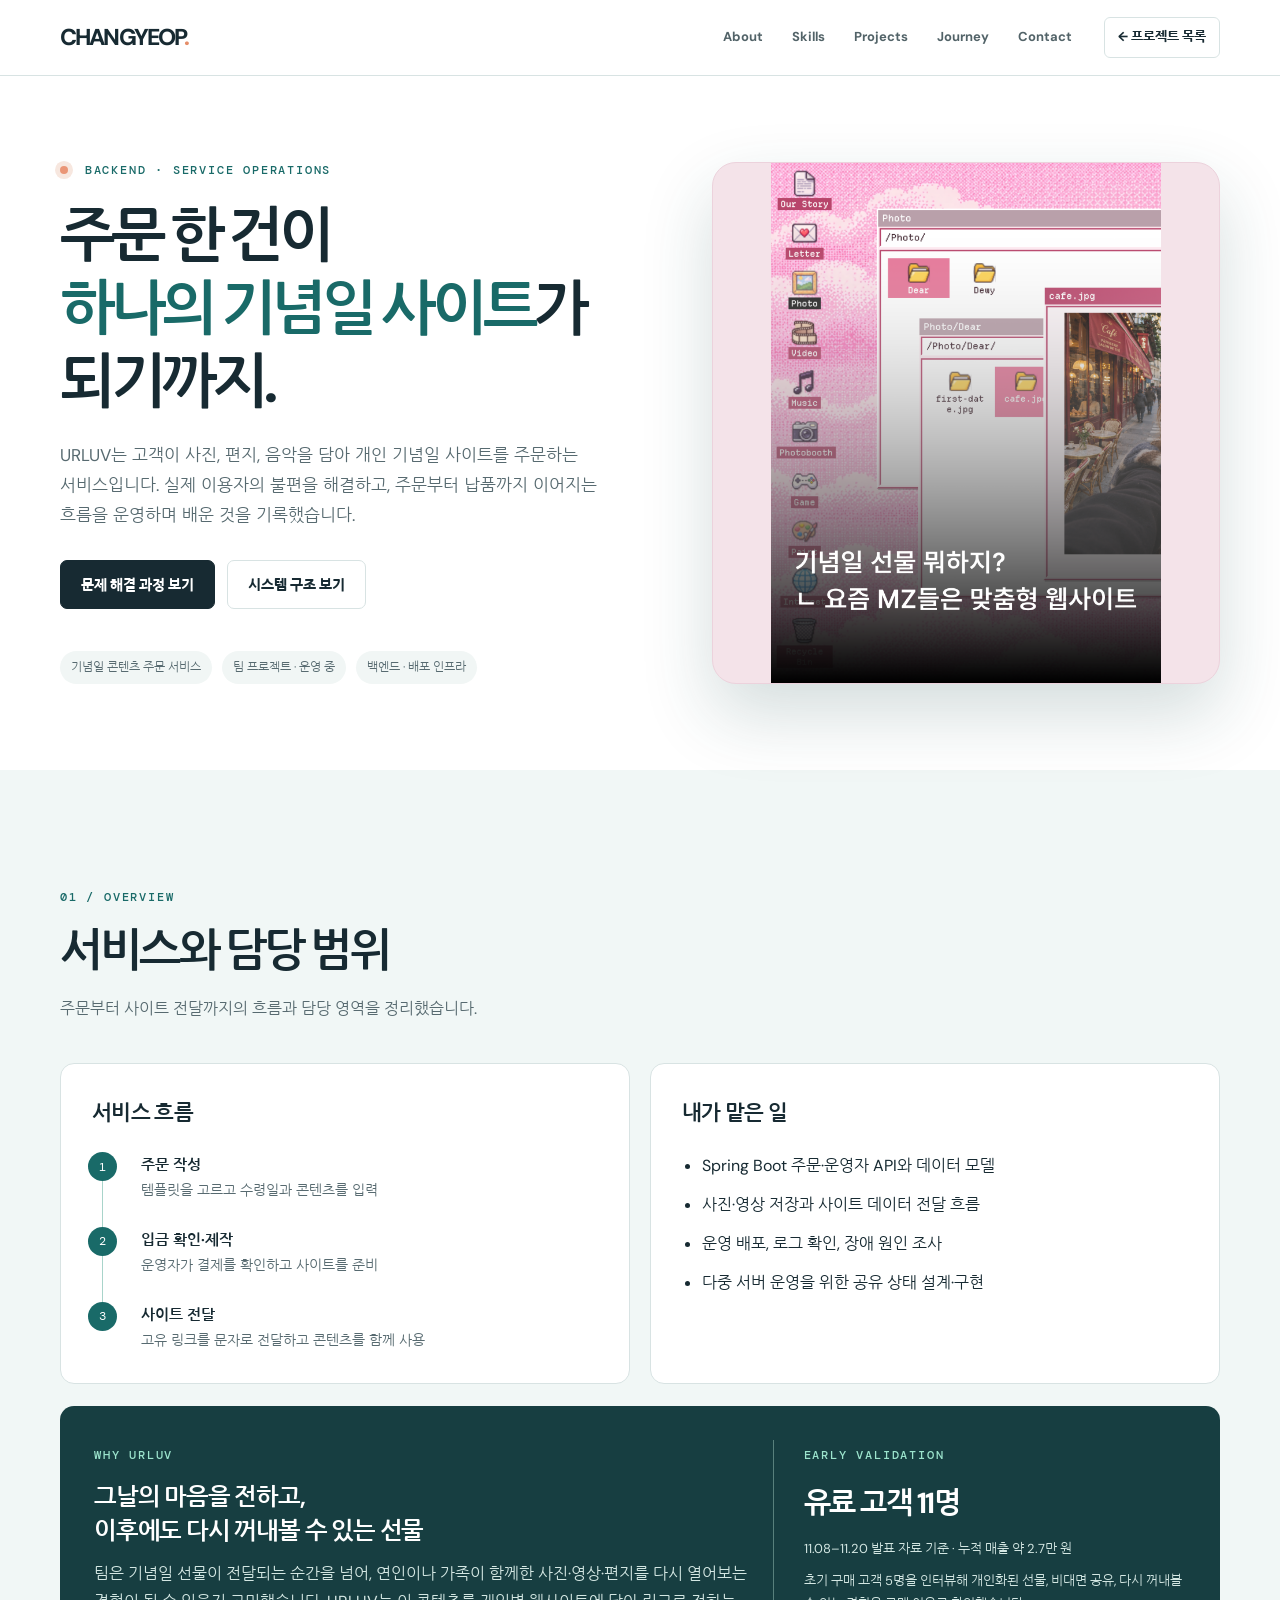
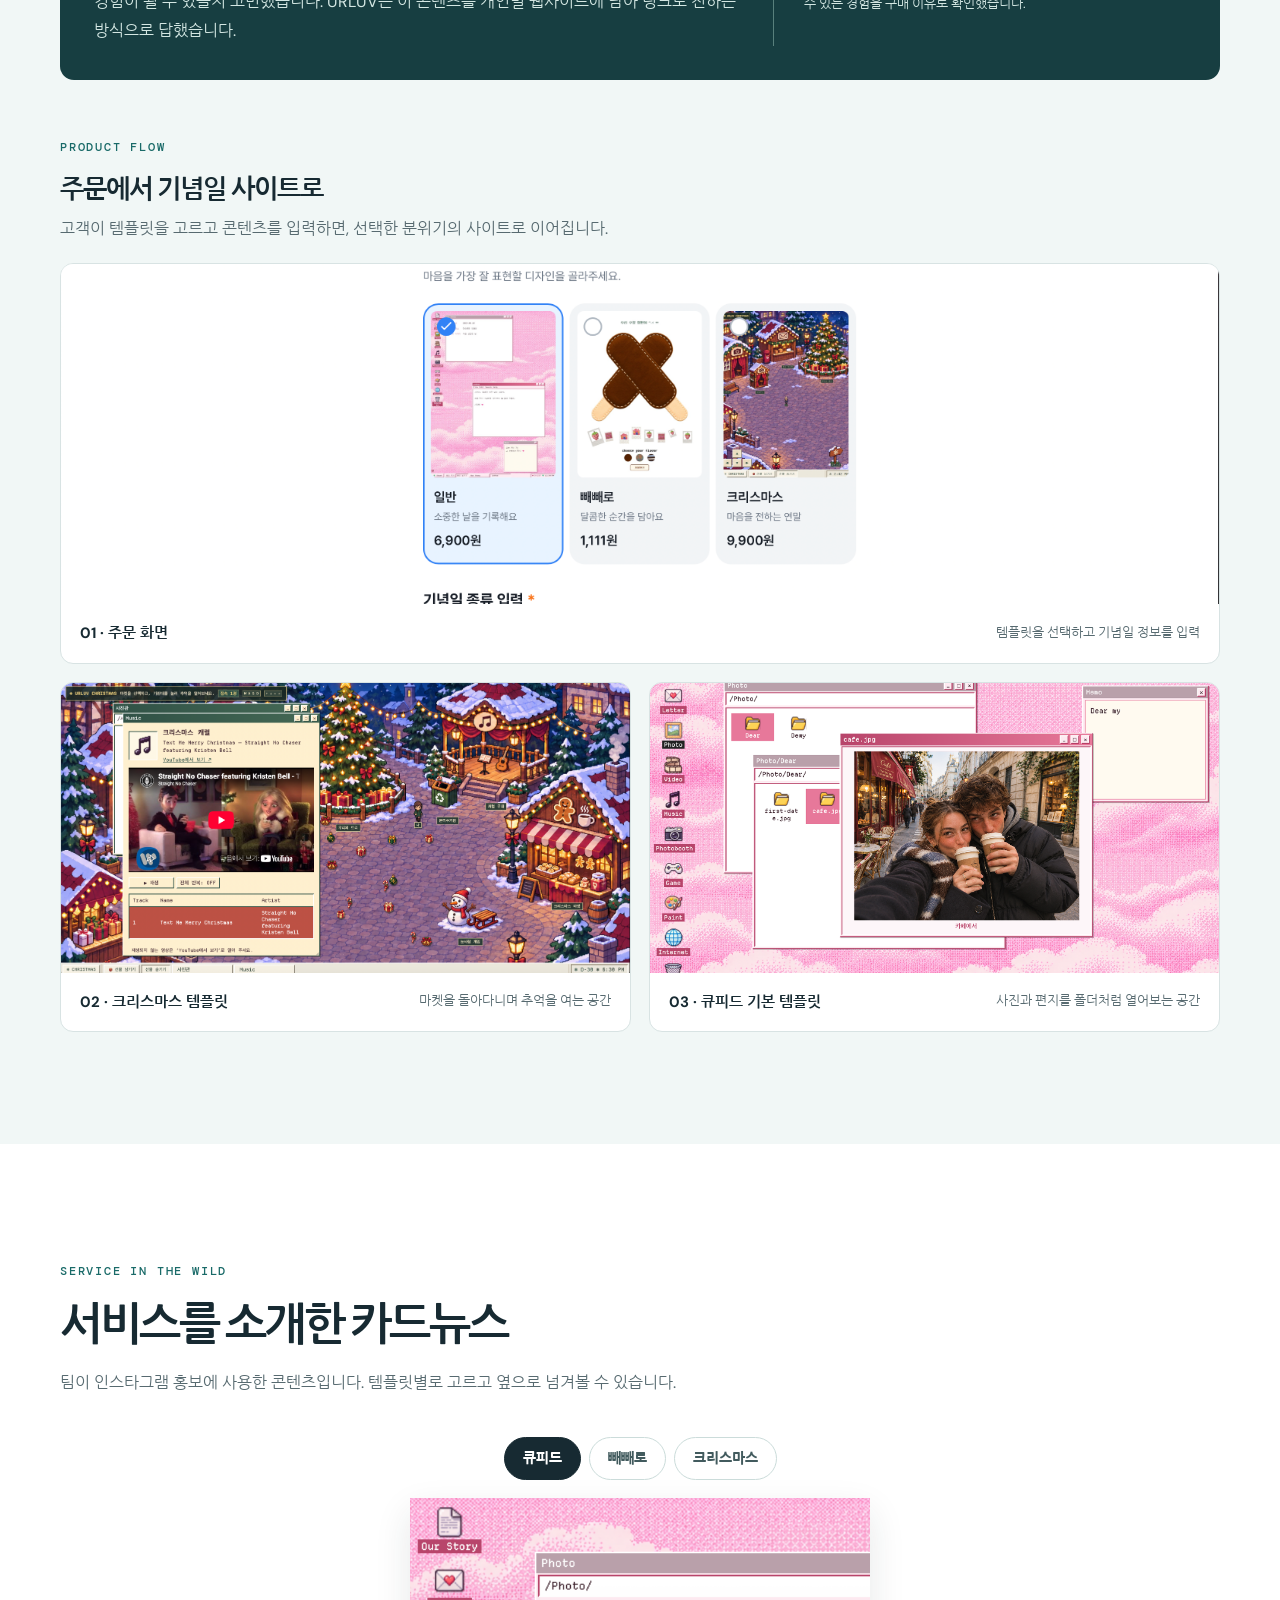
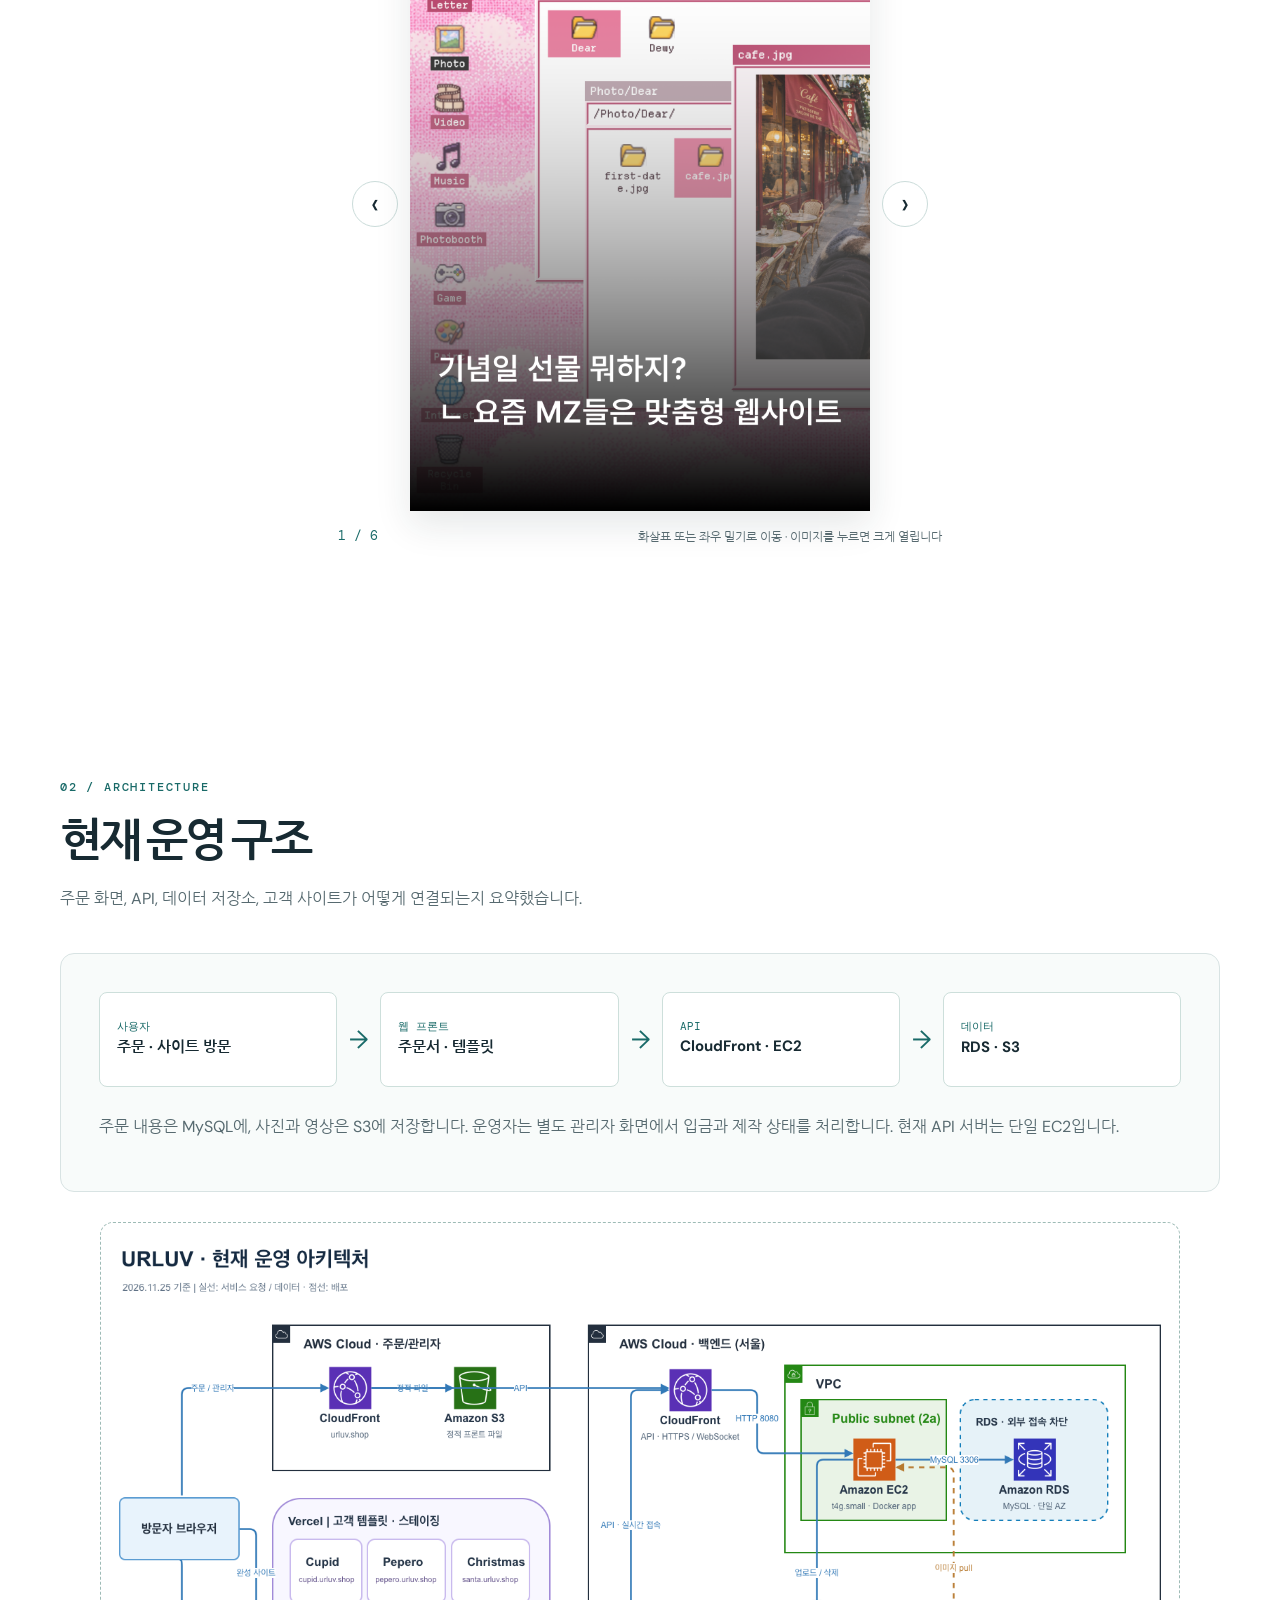
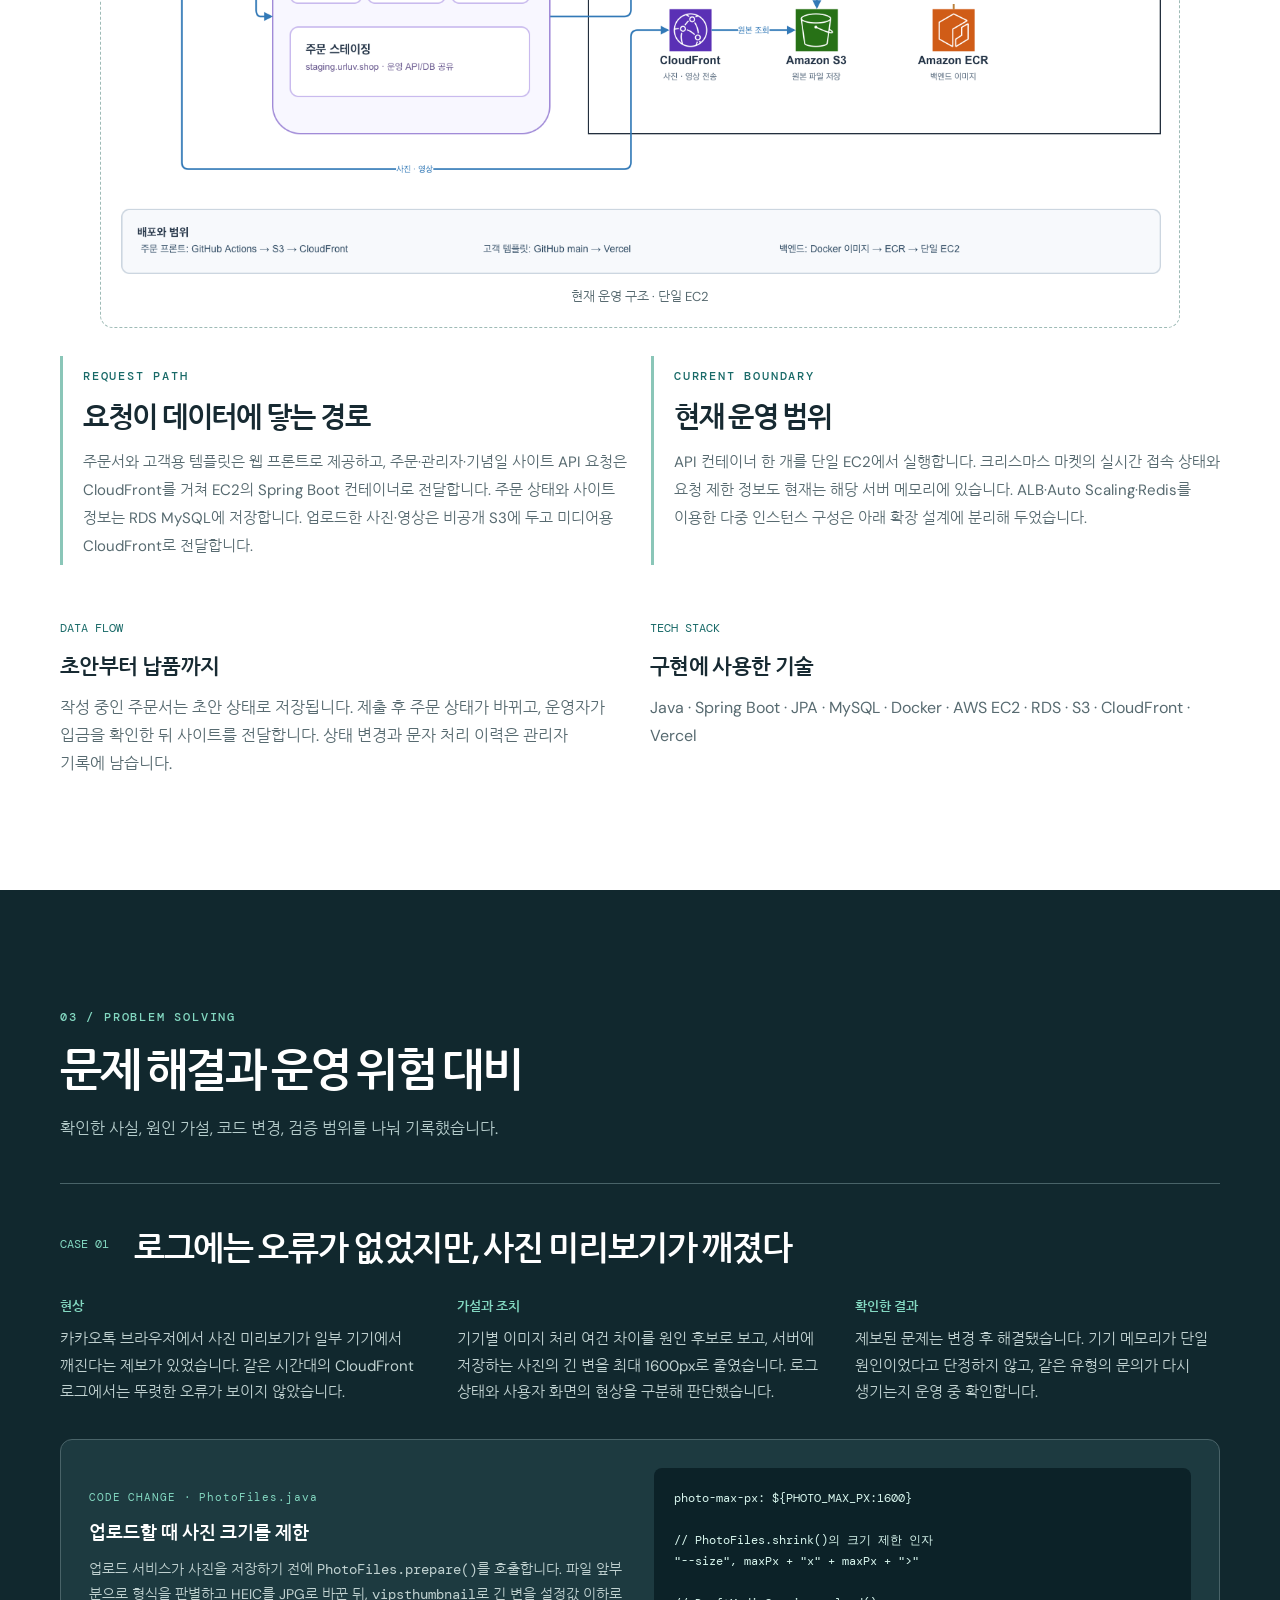
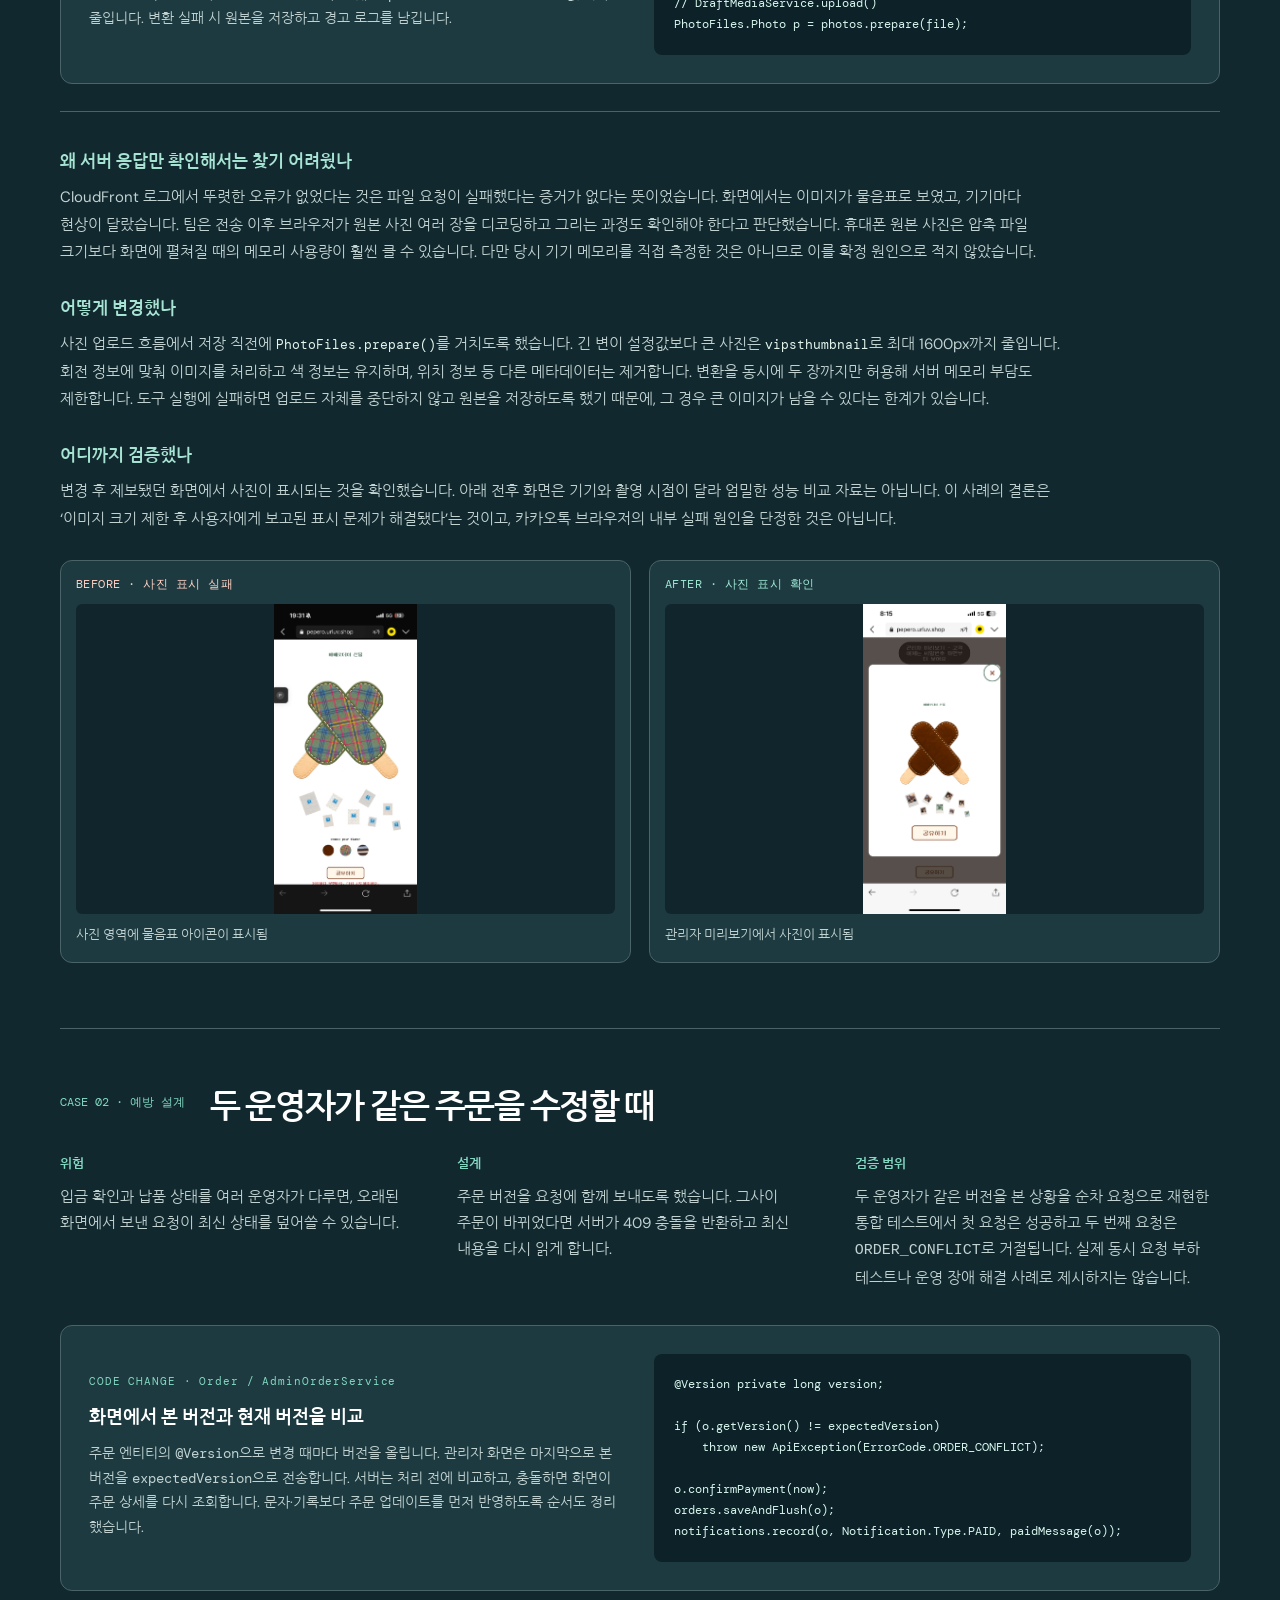
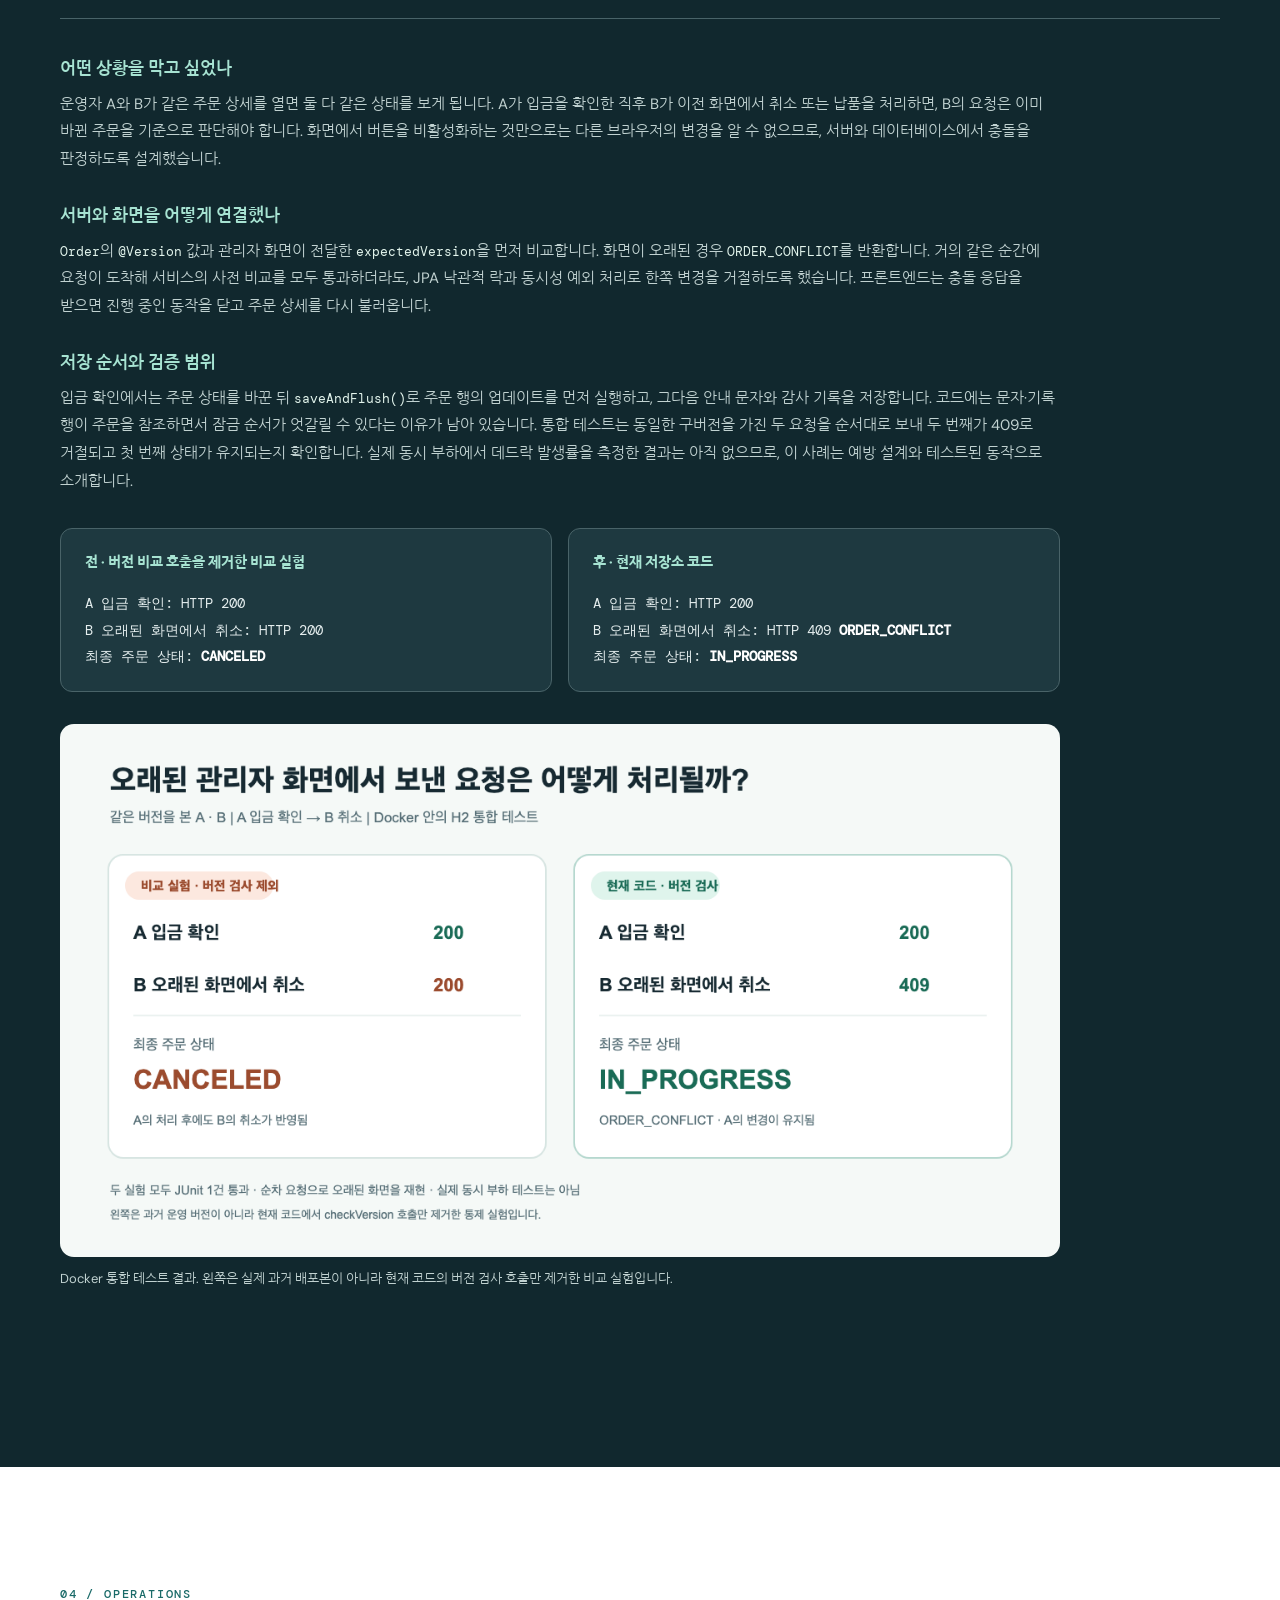
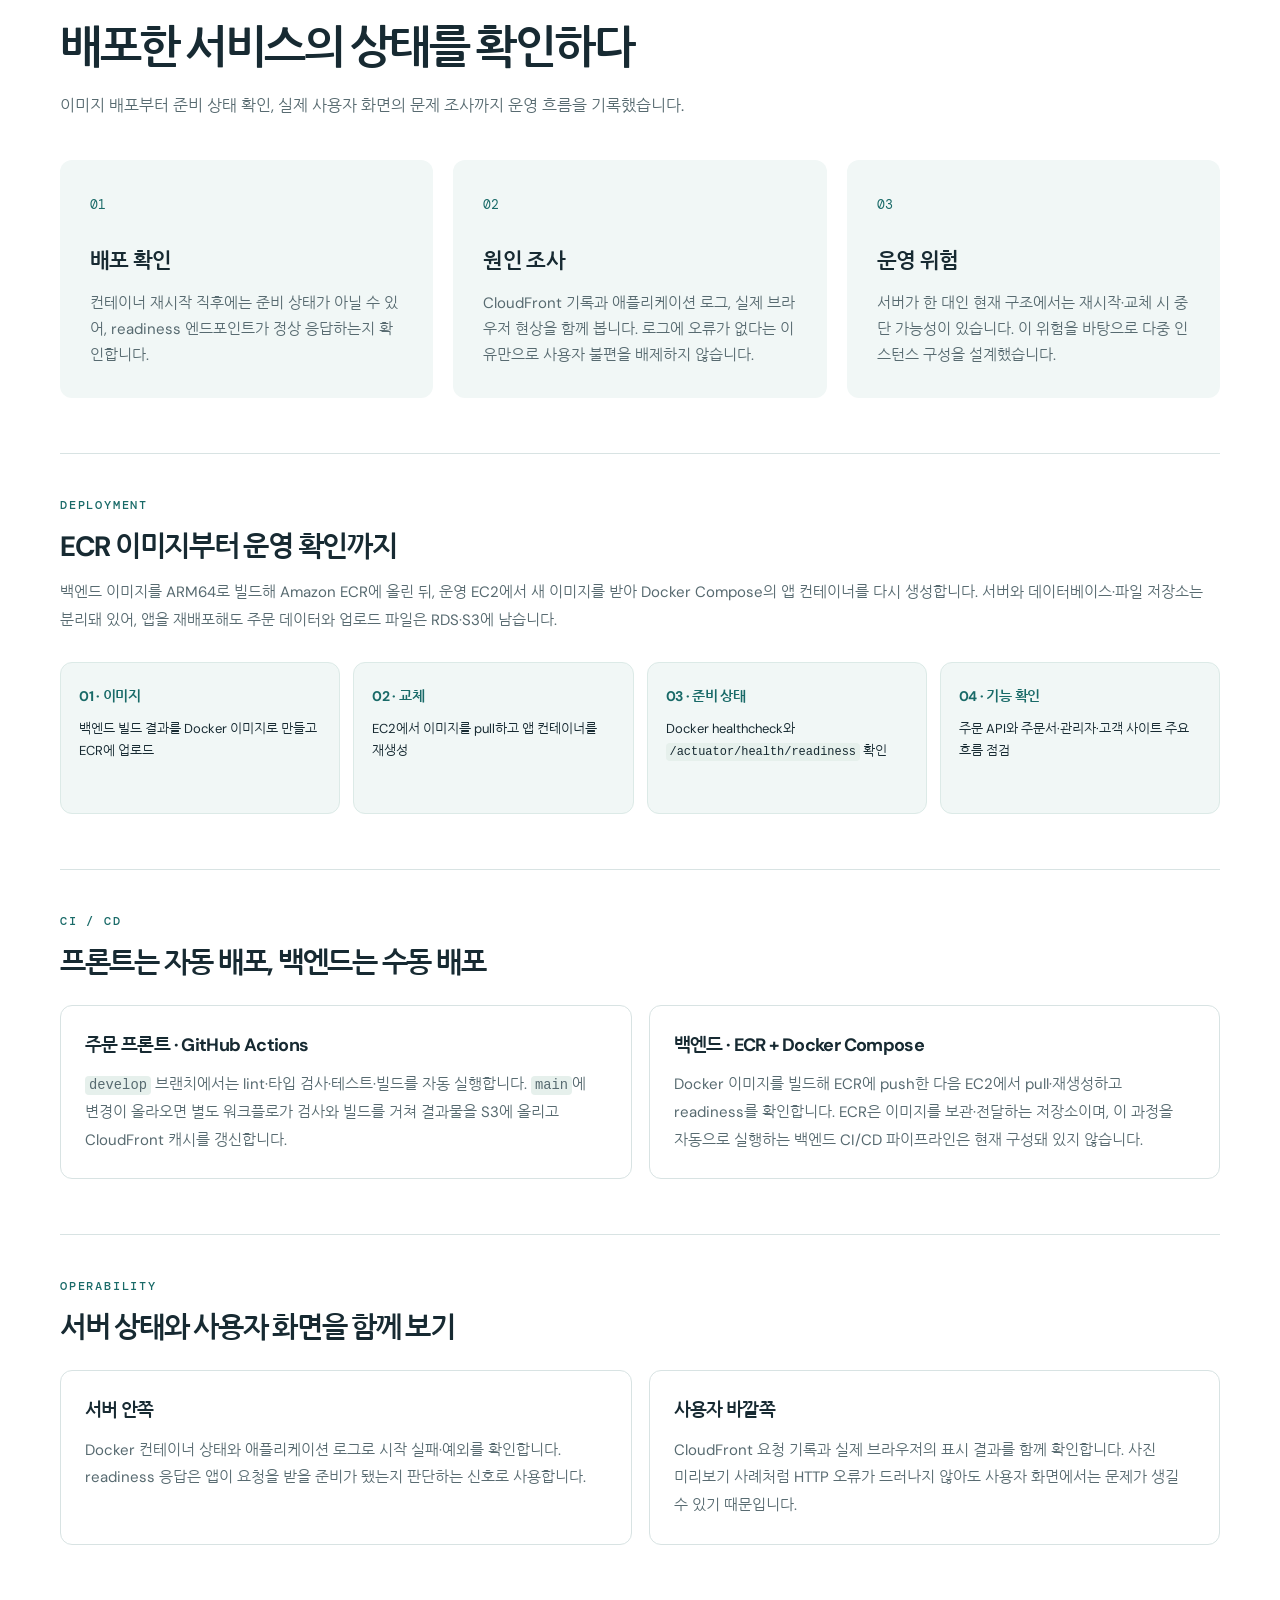
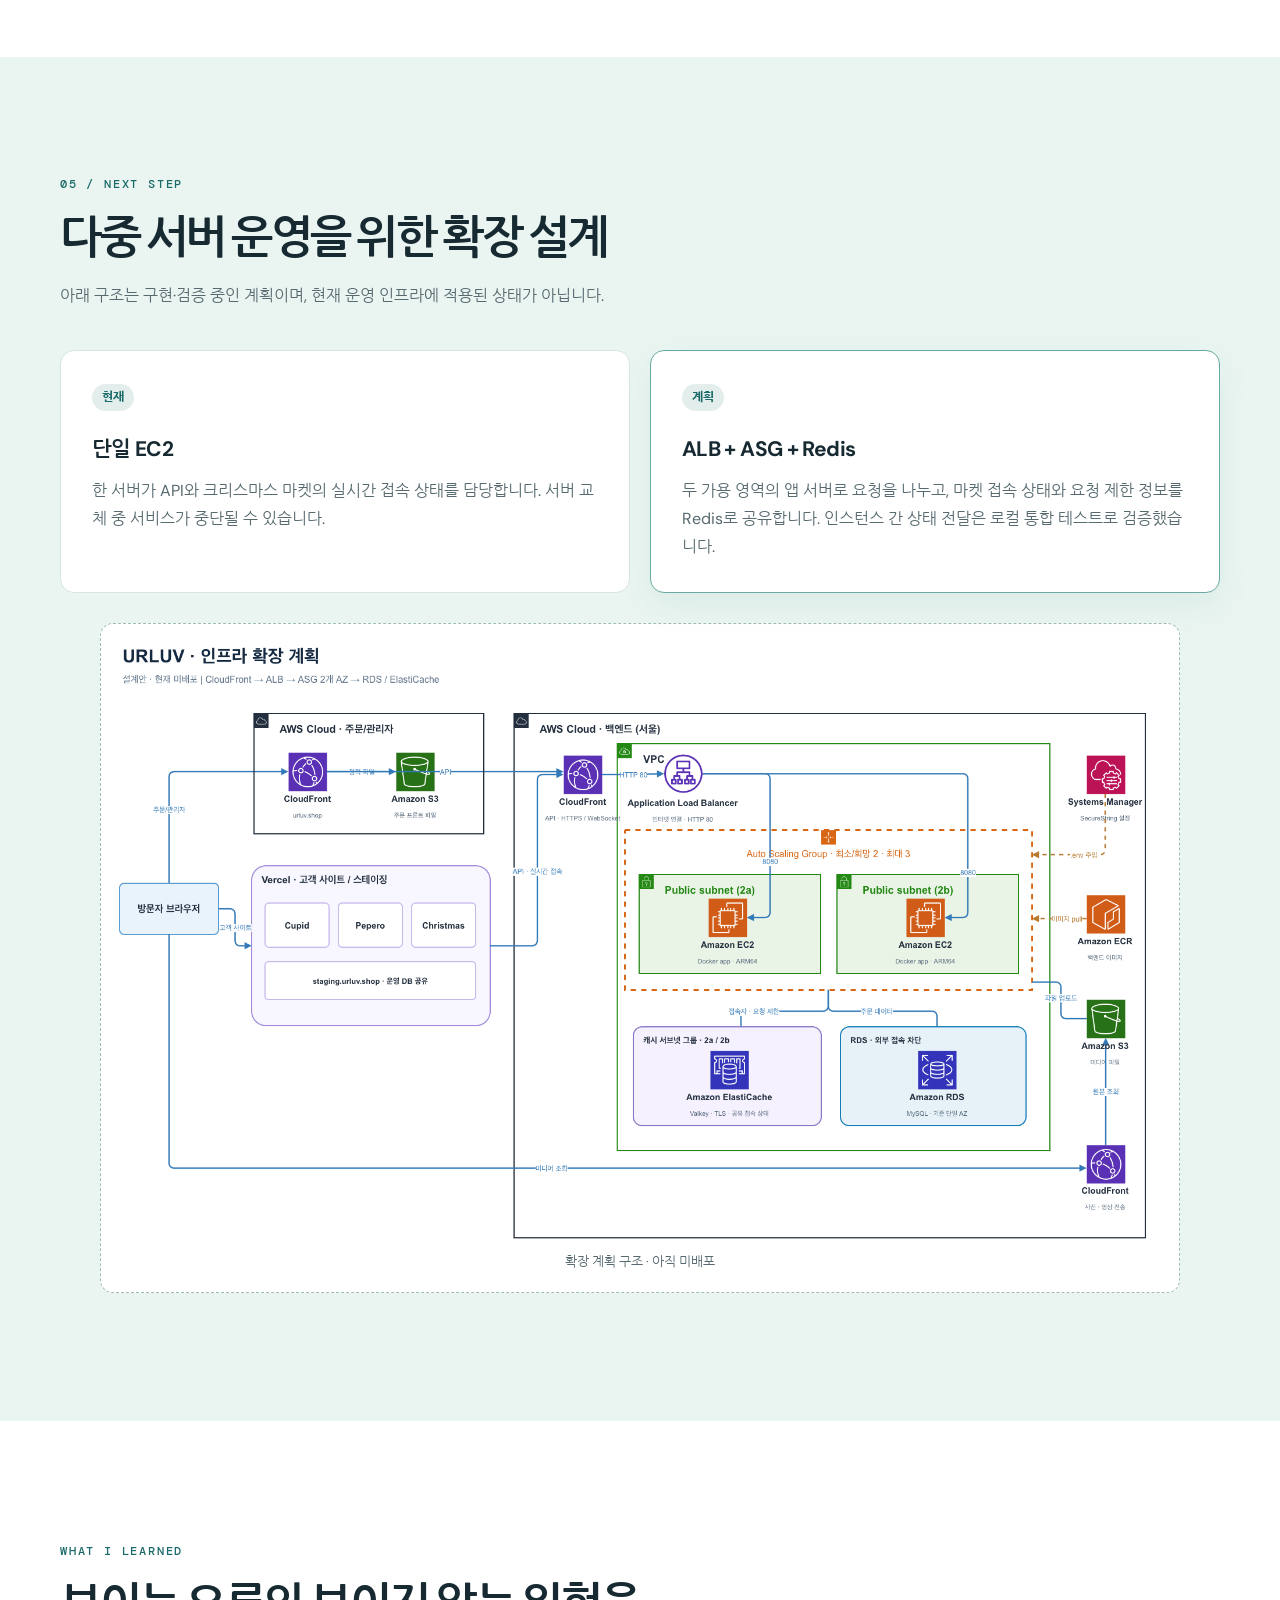
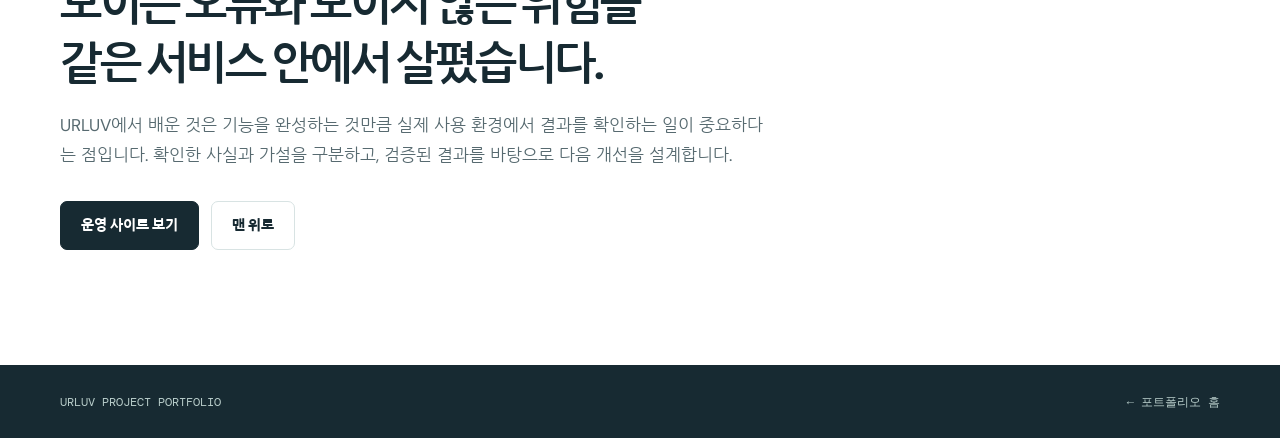
<file: urluv.html>
<!doctype html>
<html lang="ko">
<head>
  <meta charset="utf-8">
  <meta name="viewport" content="width=device-width, initial-scale=1">
  <meta name="description" content="URLUV 기념일 사이트 서비스의 백엔드 개발과 운영 기록">
  <title>URLUV | 프로젝트 포트폴리오</title>
  <link rel="stylesheet" href="styles.css?v=2">
  <link rel="stylesheet" href="case-code.css">
  <link rel="stylesheet" href="diagram-images.css">
  <link rel="stylesheet" href="screenshots.css">
  <link rel="stylesheet" href="before-after.css">
  <link rel="stylesheet" href="case-detail.css">
  <link rel="stylesheet" href="product-context.css">
  <link rel="stylesheet" href="card-news.css">
  <link rel="stylesheet" href="operations-detail.css">
  <link rel="stylesheet" href="portfolio-header.css">
</head>
<body>
  <a class="skip" href="#main">본문으로 이동</a>
  <header class="site-header"><div class="wrap header-inner"><a class="wordmark" href="index.html" aria-label="오창엽 포트폴리오 홈">CHANGYEOP<span>.</span></a><nav aria-label="주요 메뉴"><a href="index.html#about">About</a><a href="index.html#skills">Skills</a><a href="index.html#projects">Projects</a><a href="index.html#journey">Journey</a><a href="index.html#contact">Contact</a></nav><a class="header-project" href="index.html#projects">← 프로젝트 목록</a></div></header>

  <main id="main">
    <section id="top" class="hero wrap">
      <div class="hero-copy"><div class="eyebrow"><span class="pulse"></span> BACKEND · SERVICE OPERATIONS</div>
        <h1>주문 한 건이<br><em>하나의 기념일 사이트</em>가 되기까지.</h1>
        <p>URLUV는 고객이 사진, 편지, 음악을 담아 개인 기념일 사이트를 주문하는 서비스입니다. 실제 이용자의 불편을 해결하고, 주문부터 납품까지 이어지는 흐름을 운영하며 배운 것을 기록했습니다.</p>
        <div class="hero-actions"><a class="button primary" href="#cases">문제 해결 과정 보기</a><a class="button subtle" href="#architecture">시스템 구조 보기</a></div>
        <div class="hero-meta"><span>기념일 콘텐츠 주문 서비스</span><span>팀 프로젝트 · 운영 중</span><span>백엔드 · 배포 인프라</span></div>
      </div>
      <div class="hero-visual hero-thumbnail"><img src="assets/card-news/cupid/KakaoTalk_Photo_2026-11-25-18-23-50-1.png" alt="기념일 선물을 소개하는 URLUV 큐피드 카드뉴스 첫 장"></div>
    </section>

    <section id="overview" class="section pale"><div class="wrap"><div class="section-head"><span class="kicker">01 / OVERVIEW</span><h2>서비스와 담당 범위</h2><p>주문부터 사이트 전달까지의 흐름과 담당 영역을 정리했습니다.</p></div>
      <div class="overview-grid"><article class="panel"><h3>서비스 흐름</h3><ol class="timeline"><li><b>주문 작성</b><span>템플릿을 고르고 수령일과 콘텐츠를 입력</span></li><li><b>입금 확인·제작</b><span>운영자가 결제를 확인하고 사이트를 준비</span></li><li><b>사이트 전달</b><span>고유 링크를 문자로 전달하고 콘텐츠를 함께 사용</span></li></ol></article><article class="panel"><h3>내가 맡은 일</h3><ul class="clean-list"><li>Spring Boot 주문·운영자 API와 데이터 모델</li><li>사진·영상 저장과 사이트 데이터 전달 흐름</li><li>운영 배포, 로그 확인, 장애 원인 조사</li><li>다중 서버 운영을 위한 공유 상태 설계·구현</li></ul></article></div>
      <div class="product-context"><div><span class="kicker">WHY URLUV</span><h3>그날의 마음을 전하고,<br>이후에도 다시 꺼내볼 수 있는 선물</h3><p>팀은 기념일 선물이 전달되는 순간을 넘어, 연인이나 가족이 함께한 사진·영상·편지를 다시 열어보는 경험이 될 수 있을지 고민했습니다. URLUV는 이 콘텐츠를 개인별 웹사이트에 담아 링크로 전하는 방식으로 답했습니다.</p></div><div class="early-results"><span class="kicker">EARLY VALIDATION</span><strong>유료 고객 11명</strong><p>11.08–11.20 발표 자료 기준 · 누적 매출 약 2.7만 원</p><p>초기 구매 고객 5명을 인터뷰해 개인화된 선물, 비대면 공유, 다시 꺼내볼 수 있는 경험을 구매 이유로 확인했습니다.</p></div></div>
      <div class="showcase"><div class="showcase-heading"><span class="kicker">PRODUCT FLOW</span><h3>주문에서 기념일 사이트로</h3><p>고객이 템플릿을 고르고 콘텐츠를 입력하면, 선택한 분위기의 사이트로 이어집니다.</p></div><figure class="showcase-order"><a href="assets/order-template-selection.png" target="_blank" aria-label="주문 화면 원본 이미지 열기"><img src="assets/order-template-selection.png" alt="URLUV 주문 화면에서 일반, 빼빼로, 크리스마스 템플릿을 선택하는 모습"></a><figcaption><strong>01 · 주문 화면</strong><span>템플릿을 선택하고 기념일 정보를 입력</span></figcaption></figure><div class="showcase-templates"><figure><a href="assets/christmas-template.png" target="_blank" aria-label="크리스마스 템플릿 원본 이미지 열기"><img src="assets/christmas-template.png" alt="크리스마스 마켓에서 캐릭터가 움직이고 사진관과 음악 창이 열려 있는 템플릿"></a><figcaption><strong>02 · 크리스마스 템플릿</strong><span>마켓을 돌아다니며 추억을 여는 공간</span></figcaption></figure><figure><a href="assets/cupid-template.png" target="_blank" aria-label="큐피드 템플릿 원본 이미지 열기"><img src="assets/cupid-template.png" alt="분홍색 데스크톱 배경에 사진 폴더와 메모 창이 열린 큐피드 기본 템플릿"></a><figcaption><strong>03 · 큐피드 기본 템플릿</strong><span>사진과 편지를 폴더처럼 열어보는 공간</span></figcaption></figure></div></div>
    </div></section>

    <section id="promotion" class="section promotion"><div class="wrap"><div class="section-head"><span class="kicker">SERVICE IN THE WILD</span><h2>서비스를 소개한 카드뉴스</h2><p>팀이 인스타그램 홍보에 사용한 콘텐츠입니다. 템플릿별로 고르고 옆으로 넘겨볼 수 있습니다.</p></div><div class="news-gallery"><div class="news-tabs" role="tablist" aria-label="카드뉴스 종류"><button type="button" role="tab" aria-selected="true" data-series="cupid">큐피드</button><button type="button" role="tab" aria-selected="false" data-series="pepero">빼빼로</button><button type="button" role="tab" aria-selected="false" data-series="christmas">크리스마스</button></div><div class="news-viewer" role="region" aria-label="카드뉴스 슬라이드" tabindex="0"><button type="button" class="news-arrow prev" aria-label="이전 카드">‹</button><a class="news-image-link" href="assets/card-news/cupid/KakaoTalk_Photo_2026-11-25-18-23-50-1.png" target="_blank" aria-label="카드뉴스 원본 이미지 열기"><img class="news-image" src="assets/card-news/cupid/KakaoTalk_Photo_2026-11-25-18-23-50-1.png" alt="큐피드 카드뉴스 1장"></a><button type="button" class="news-arrow next" aria-label="다음 카드">›</button></div><div class="news-footer"><span class="news-counter" aria-live="polite">1 / 6</span><span>화살표 또는 좌우 밀기로 이동 · 이미지를 누르면 크게 열립니다</span></div></div></div></section>

    <section id="architecture" class="section"><div class="wrap"><div class="section-head"><span class="kicker">02 / ARCHITECTURE</span><h2>현재 운영 구조</h2><p>주문 화면, API, 데이터 저장소, 고객 사이트가 어떻게 연결되는지 요약했습니다.</p></div>
      <div class="architecture-card"><div class="architecture-chain"><div><small>사용자</small><b>주문 · 사이트 방문</b></div><i>→</i><div><small>웹 프론트</small><b>주문서 · 템플릿</b></div><i>→</i><div><small>API</small><b>CloudFront · EC2</b></div><i>→</i><div><small>데이터</small><b>RDS · S3</b></div></div><p>주문 내용은 MySQL에, 사진과 영상은 S3에 저장합니다. 운영자는 별도 관리자 화면에서 입금과 제작 상태를 처리합니다. 현재 API 서버는 단일 EC2입니다.</p></div>
      <figure class="media-slot has-image"><img src="assets/current-architecture.png" alt="URLUV 현재 운영 인프라 구조도"><figcaption>현재 운영 구조 · 단일 EC2</figcaption></figure>
      <div class="architecture-story"><div><span class="kicker">REQUEST PATH</span><h3>요청이 데이터에 닿는 경로</h3><p>주문서와 고객용 템플릿은 웹 프론트로 제공하고, 주문·관리자·기념일 사이트 API 요청은 CloudFront를 거쳐 EC2의 Spring Boot 컨테이너로 전달합니다. 주문 상태와 사이트 정보는 RDS MySQL에 저장합니다. 업로드한 사진·영상은 비공개 S3에 두고 미디어용 CloudFront로 전달합니다.</p></div><div><span class="kicker">CURRENT BOUNDARY</span><h3>현재 운영 범위</h3><p>API 컨테이너 한 개를 단일 EC2에서 실행합니다. 크리스마스 마켓의 실시간 접속 상태와 요청 제한 정보도 현재는 해당 서버 메모리에 있습니다. ALB·Auto Scaling·Redis를 이용한 다중 인스턴스 구성은 아래 확장 설계에 분리해 두었습니다.</p></div></div>
      <div class="two-cols"><div class="detail-block"><span>DATA FLOW</span><h3>초안부터 납품까지</h3><p>작성 중인 주문서는 초안 상태로 저장됩니다. 제출 후 주문 상태가 바뀌고, 운영자가 입금을 확인한 뒤 사이트를 전달합니다. 상태 변경과 문자 처리 이력은 관리자 기록에 남습니다.</p></div><div class="detail-block"><span>TECH STACK</span><h3>구현에 사용한 기술</h3><p>Java · Spring Boot · JPA · MySQL · Docker · AWS EC2 · RDS · S3 · CloudFront · Vercel</p></div></div>
    </div></section>

    <section id="cases" class="section ink"><div class="wrap"><div class="section-head"><span class="kicker">03 / PROBLEM SOLVING</span><h2>문제 해결과 운영 위험 대비</h2><p>확인한 사실, 원인 가설, 코드 변경, 검증 범위를 나눠 기록했습니다.</p></div>
      <article class="case"><div class="case-top"><span class="case-no">CASE 01</span><h3>로그에는 오류가 없었지만, 사진 미리보기가 깨졌다</h3></div><div class="case-grid"><div><h4>현상</h4><p>카카오톡 브라우저에서 사진 미리보기가 일부 기기에서 깨진다는 제보가 있었습니다. 같은 시간대의 CloudFront 로그에서는 뚜렷한 오류가 보이지 않았습니다.</p></div><div><h4>가설과 조치</h4><p>기기별 이미지 처리 여건 차이를 원인 후보로 보고, 서버에 저장하는 사진의 긴 변을 최대 1600px로 줄였습니다. 로그 상태와 사용자 화면의 현상을 구분해 판단했습니다.</p></div><div><h4>확인한 결과</h4><p>제보된 문제는 변경 후 해결됐습니다. 기기 메모리가 단일 원인이었다고 단정하지 않고, 같은 유형의 문의가 다시 생기는지 운영 중 확인합니다.</p></div></div><div class="code-story"><div><span class="code-label">CODE CHANGE · PhotoFiles.java</span><h4>업로드할 때 사진 크기를 제한</h4><p>업로드 서비스가 사진을 저장하기 전에 <code>PhotoFiles.prepare()</code>를 호출합니다. 파일 앞부분으로 형식을 판별하고 HEIC를 JPG로 바꾼 뒤, <code>vipsthumbnail</code>로 긴 변을 설정값 이하로 줄입니다. 변환 실패 시 원본을 저장하고 경고 로그를 남깁니다.</p></div><pre><code>photo-max-px: ${PHOTO_MAX_PX:1600}

// PhotoFiles.shrink()의 크기 제한 인자
"--size", maxPx + "x" + maxPx + ">"

// DraftMediaService.upload()
PhotoFiles.Photo p = photos.prepare(file);</code></pre></div><div class="case-detail"><h4>왜 서버 응답만 확인해서는 찾기 어려웠나</h4><p>CloudFront 로그에서 뚜렷한 오류가 없었다는 것은 파일 요청이 실패했다는 증거가 없다는 뜻이었습니다. 화면에서는 이미지가 물음표로 보였고, 기기마다 현상이 달랐습니다. 팀은 전송 이후 브라우저가 원본 사진 여러 장을 디코딩하고 그리는 과정도 확인해야 한다고 판단했습니다. 휴대폰 원본 사진은 압축 파일 크기보다 화면에 펼쳐질 때의 메모리 사용량이 훨씬 클 수 있습니다. 다만 당시 기기 메모리를 직접 측정한 것은 아니므로 이를 확정 원인으로 적지 않았습니다.</p><h4>어떻게 변경했나</h4><p>사진 업로드 흐름에서 저장 직전에 <code>PhotoFiles.prepare()</code>를 거치도록 했습니다. 긴 변이 설정값보다 큰 사진은 <code>vipsthumbnail</code>로 최대 1600px까지 줄입니다. 회전 정보에 맞춰 이미지를 처리하고 색 정보는 유지하며, 위치 정보 등 다른 메타데이터는 제거합니다. 변환을 동시에 두 장까지만 허용해 서버 메모리 부담도 제한합니다. 도구 실행에 실패하면 업로드 자체를 중단하지 않고 원본을 저장하도록 했기 때문에, 그 경우 큰 이미지가 남을 수 있다는 한계가 있습니다.</p><h4>어디까지 검증했나</h4><p>변경 후 제보됐던 화면에서 사진이 표시되는 것을 확인했습니다. 아래 전후 화면은 기기와 촬영 시점이 달라 엄밀한 성능 비교 자료는 아닙니다. 이 사례의 결론은 ‘이미지 크기 제한 후 사용자에게 보고된 표시 문제가 해결됐다’는 것이고, 카카오톡 브라우저의 내부 실패 원인을 단정한 것은 아닙니다.</p></div><div class="before-after"><figure><span class="comparison-label">BEFORE · 사진 표시 실패</span><a href="assets/preview-before.jpeg" target="_blank" aria-label="수정 전 화면 크게 보기"><img src="assets/preview-before.jpeg" alt="수정 전 카카오톡 브라우저에서 사진 여러 장이 물음표 아이콘으로 표시된 화면"></a><figcaption>사진 영역에 물음표 아이콘이 표시됨</figcaption></figure><figure><span class="comparison-label after">AFTER · 사진 표시 확인</span><a href="assets/preview-after.png" target="_blank" aria-label="수정 후 화면 크게 보기"><img src="assets/preview-after.png" alt="수정 후 카카오톡 브라우저의 관리자 미리보기에서 사진들이 보이는 화면"></a><figcaption>관리자 미리보기에서 사진이 표시됨</figcaption></figure></div></article>
      <article class="case"><div class="case-top"><span class="case-no">CASE 02 · 예방 설계</span><h3>두 운영자가 같은 주문을 수정할 때</h3></div><div class="case-grid"><div><h4>위험</h4><p>입금 확인과 납품 상태를 여러 운영자가 다루면, 오래된 화면에서 보낸 요청이 최신 상태를 덮어쓸 수 있습니다.</p></div><div><h4>설계</h4><p>주문 버전을 요청에 함께 보내도록 했습니다. 그사이 주문이 바뀌었다면 서버가 409 충돌을 반환하고 최신 내용을 다시 읽게 합니다.</p></div><div><h4>검증 범위</h4><p>두 운영자가 같은 버전을 본 상황을 순차 요청으로 재현한 통합 테스트에서 첫 요청은 성공하고 두 번째 요청은 <code>ORDER_CONFLICT</code>로 거절됩니다. 실제 동시 요청 부하 테스트나 운영 장애 해결 사례로 제시하지는 않습니다.</p></div></div><div class="code-story"><div><span class="code-label">CODE CHANGE · Order / AdminOrderService</span><h4>화면에서 본 버전과 현재 버전을 비교</h4><p>주문 엔티티의 <code>@Version</code>으로 변경 때마다 버전을 올립니다. 관리자 화면은 마지막으로 본 버전을 <code>expectedVersion</code>으로 전송합니다. 서버는 처리 전에 비교하고, 충돌하면 화면이 주문 상세를 다시 조회합니다. 문자·기록보다 주문 업데이트를 먼저 반영하도록 순서도 정리했습니다.</p></div><pre><code>@Version private long version;

if (o.getVersion() != expectedVersion)
    throw new ApiException(ErrorCode.ORDER_CONFLICT);

o.confirmPayment(now);
orders.saveAndFlush(o);
notifications.record(o, Notification.Type.PAID, paidMessage(o));</code></pre></div><div class="case-detail"><h4>어떤 상황을 막고 싶었나</h4><p>운영자 A와 B가 같은 주문 상세를 열면 둘 다 같은 상태를 보게 됩니다. A가 입금을 확인한 직후 B가 이전 화면에서 취소 또는 납품을 처리하면, B의 요청은 이미 바뀐 주문을 기준으로 판단해야 합니다. 화면에서 버튼을 비활성화하는 것만으로는 다른 브라우저의 변경을 알 수 없으므로, 서버와 데이터베이스에서 충돌을 판정하도록 설계했습니다.</p><h4>서버와 화면을 어떻게 연결했나</h4><p><code>Order</code>의 <code>@Version</code> 값과 관리자 화면이 전달한 <code>expectedVersion</code>을 먼저 비교합니다. 화면이 오래된 경우 <code>ORDER_CONFLICT</code>를 반환합니다. 거의 같은 순간에 요청이 도착해 서비스의 사전 비교를 모두 통과하더라도, JPA 낙관적 락과 동시성 예외 처리로 한쪽 변경을 거절하도록 했습니다. 프론트엔드는 충돌 응답을 받으면 진행 중인 동작을 닫고 주문 상세를 다시 불러옵니다.</p><h4>저장 순서와 검증 범위</h4><p>입금 확인에서는 주문 상태를 바꾼 뒤 <code>saveAndFlush()</code>로 주문 행의 업데이트를 먼저 실행하고, 그다음 안내 문자와 감사 기록을 저장합니다. 코드에는 문자·기록 행이 주문을 참조하면서 잠금 순서가 엇갈릴 수 있다는 이유가 남아 있습니다. 통합 테스트는 동일한 구버전을 가진 두 요청을 순서대로 보내 두 번째가 409로 거절되고 첫 번째 상태가 유지되는지 확인합니다. 실제 동시 부하에서 데드락 발생률을 측정한 결과는 아직 없으므로, 이 사례는 예방 설계와 테스트된 동작으로 소개합니다.</p></div><div class="conflict-results" aria-label="관리자 주문 충돌 테스트 결과"><div><span>전 · 버전 비교 호출을 제거한 비교 실험</span><p>A 입금 확인: HTTP 200<br>B 오래된 화면에서 취소: HTTP 200<br>최종 주문 상태: <strong>CANCELED</strong></p></div><div><span>후 · 현재 저장소 코드</span><p>A 입금 확인: HTTP 200<br>B 오래된 화면에서 취소: HTTP 409 <strong>ORDER_CONFLICT</strong><br>최종 주문 상태: <strong>IN_PROGRESS</strong></p></div></div><figure class="conflict-evidence"><a href="assets/admin-conflict/comparison.png" target="_blank" rel="noopener noreferrer" aria-label="관리자 주문 충돌 비교 실험 결과 크게 보기"><img src="assets/admin-conflict/comparison.png" alt="버전 검사 제외 비교 실험에서는 입금 확인과 취소가 모두 HTTP 200이고 최종 주문 상태는 CANCELED. 현재 코드에서는 취소가 HTTP 409 ORDER_CONFLICT로 거절되어 IN_PROGRESS가 유지됨"></a><figcaption>Docker 통합 테스트 결과. 왼쪽은 실제 과거 배포본이 아니라 현재 코드의 버전 검사 호출만 제거한 비교 실험입니다.</figcaption></figure></article>
    </div></section>

    <section id="operation" class="section"><div class="wrap"><div class="section-head"><span class="kicker">04 / OPERATIONS</span><h2>배포한 서비스의 상태를 확인하다</h2><p>이미지 배포부터 준비 상태 확인, 실제 사용자 화면의 문제 조사까지 운영 흐름을 기록했습니다.</p></div>
      <div class="operation-grid"><article class="op-card"><span>01</span><h3>배포 확인</h3><p>컨테이너 재시작 직후에는 준비 상태가 아닐 수 있어, readiness 엔드포인트가 정상 응답하는지 확인합니다.</p></article><article class="op-card"><span>02</span><h3>원인 조사</h3><p>CloudFront 기록과 애플리케이션 로그, 실제 브라우저 현상을 함께 봅니다. 로그에 오류가 없다는 이유만으로 사용자 불편을 배제하지 않습니다.</p></article><article class="op-card"><span>03</span><h3>운영 위험</h3><p>서버가 한 대인 현재 구조에서는 재시작·교체 시 중단 가능성이 있습니다. 이 위험을 바탕으로 다중 인스턴스 구성을 설계했습니다.</p></article></div>
      <div class="ops-section"><span class="kicker">DEPLOYMENT</span><h3>ECR 이미지부터 운영 확인까지</h3><p>백엔드 이미지를 ARM64로 빌드해 Amazon ECR에 올린 뒤, 운영 EC2에서 새 이미지를 받아 Docker Compose의 앱 컨테이너를 다시 생성합니다. 서버와 데이터베이스·파일 저장소는 분리돼 있어, 앱을 재배포해도 주문 데이터와 업로드 파일은 RDS·S3에 남습니다.</p><ol class="deploy-steps"><li><b>01 · 이미지</b><span>백엔드 빌드 결과를 Docker 이미지로 만들고 ECR에 업로드</span></li><li><b>02 · 교체</b><span>EC2에서 이미지를 pull하고 앱 컨테이너를 재생성</span></li><li><b>03 · 준비 상태</b><span>Docker healthcheck와 <code>/actuator/health/readiness</code> 확인</span></li><li><b>04 · 기능 확인</b><span>주문 API와 주문서·관리자·고객 사이트 주요 흐름 점검</span></li></ol></div>
      <div class="ops-section"><span class="kicker">CI / CD</span><h3>프론트는 자동 배포, 백엔드는 수동 배포</h3><div class="ops-columns"><div><h4>주문 프론트 · GitHub Actions</h4><p><code>develop</code> 브랜치에서는 lint·타입 검사·테스트·빌드를 자동 실행합니다. <code>main</code>에 변경이 올라오면 별도 워크플로가 검사와 빌드를 거쳐 결과물을 S3에 올리고 CloudFront 캐시를 갱신합니다.</p></div><div><h4>백엔드 · ECR + Docker Compose</h4><p>Docker 이미지를 빌드해 ECR에 push한 다음 EC2에서 pull·재생성하고 readiness를 확인합니다. ECR은 이미지를 보관·전달하는 저장소이며, 이 과정을 자동으로 실행하는 백엔드 CI/CD 파이프라인은 현재 구성돼 있지 않습니다.</p></div></div></div>
      <div class="ops-section"><span class="kicker">OPERABILITY</span><h3>서버 상태와 사용자 화면을 함께 보기</h3><div class="ops-columns"><div><h4>서버 안쪽</h4><p>Docker 컨테이너 상태와 애플리케이션 로그로 시작 실패·예외를 확인합니다. readiness 응답은 앱이 요청을 받을 준비가 됐는지 판단하는 신호로 사용합니다.</p></div><div><h4>사용자 바깥쪽</h4><p>CloudFront 요청 기록과 실제 브라우저의 표시 결과를 함께 확인합니다. 사진 미리보기 사례처럼 HTTP 오류가 드러나지 않아도 사용자 화면에서는 문제가 생길 수 있기 때문입니다.</p></div></div></div>
    </div></section>

    <section id="next" class="section plan"><div class="wrap"><div class="section-head"><span class="kicker">05 / NEXT STEP</span><h2>다중 서버 운영을 위한 확장 설계</h2><p>아래 구조는 구현·검증 중인 계획이며, 현재 운영 인프라에 적용된 상태가 아닙니다.</p></div><div class="plan-grid"><div class="plan-card"><span class="badge">현재</span><h3>단일 EC2</h3><p>한 서버가 API와 크리스마스 마켓의 실시간 접속 상태를 담당합니다. 서버 교체 중 서비스가 중단될 수 있습니다.</p></div><div class="plan-card focus"><span class="badge">계획</span><h3>ALB + ASG + Redis</h3><p>두 가용 영역의 앱 서버로 요청을 나누고, 마켓 접속 상태와 요청 제한 정보를 Redis로 공유합니다. 인스턴스 간 상태 전달은 로컬 통합 테스트로 검증했습니다.</p></div></div><figure class="media-slot has-image"><img src="assets/scaling-architecture.png" alt="URLUV 확장 계획 인프라 구조도"><figcaption>확장 계획 구조 · 아직 미배포</figcaption></figure></div></section>

    <section class="closing wrap"><span class="kicker">WHAT I LEARNED</span><h2>보이는 오류와 보이지 않는 위험을<br>같은 서비스 안에서 살폈습니다.</h2><p>URLUV에서 배운 것은 기능을 완성하는 것만큼 실제 사용 환경에서 결과를 확인하는 일이 중요하다는 점입니다. 확인한 사실과 가설을 구분하고, 검증된 결과를 바탕으로 다음 개선을 설계합니다.</p><div class="closing-actions"><a class="button primary" href="https://urluv.shop/" target="_blank" rel="noopener noreferrer">운영 사이트 보기</a><a class="button subtle" href="#top">맨 위로</a></div></section>
  </main>
  <footer><div class="wrap footer-row"><span>URLUV PROJECT PORTFOLIO</span><a href="index.html">← 포트폴리오 홈</a></div></footer>
  <script src="script.js"></script>
</body>
</html>
</file>
<file: home.css>
@import url('https://fonts.googleapis.com/css2?family=DM+Mono:wght@400;500&family=DM+Sans:wght@400;500;600;700;800&family=Nanum+Gothic:wght@400;700;800&display=swap');
:root{--ink:#182a31;--muted:#5f7175;--line:#dce5e3;--teal:#23736c;--cream:#f7f8f7;--white:#fff}*{box-sizing:border-box}html{scroll-behavior:smooth}body{margin:0;color:var(--ink);background:var(--white);font:16px/1.72 'DM Sans','Nanum Gothic',sans-serif}a{color:inherit;text-decoration:none}img{display:block;max-width:100%}.wrap{width:min(1160px,calc(100% - 48px));margin:auto}.skip{position:absolute;left:12px;top:-60px;z-index:30;background:var(--ink);color:white;padding:8px 12px}.skip:focus{top:12px}a:focus-visible{outline:3px solid #e29c76;outline-offset:4px}.site-header{height:76px;position:sticky;top:0;z-index:20;background:#fffffff2;border-bottom:1px solid var(--line);backdrop-filter:blur(14px)}.header-inner{height:100%;display:flex;align-items:center;gap:32px}.wordmark{font-weight:800;letter-spacing:-.08em;font-size:23px;line-height:1}.wordmark span{color:#e58e69}.site-header nav{display:flex;gap:29px;margin-left:auto}.site-header nav a{font-size:13px;font-weight:700;color:#526368}.site-header nav a:hover,.header-project:hover,.footer-inner a:hover{color:var(--teal)}.header-project{font-size:13px;font-weight:800;border:1px solid var(--line);border-radius:6px;padding:8px 13px}.hero{min-height:710px;display:grid;grid-template-columns:1.07fr .93fr;align-items:center;gap:70px;padding-block:95px}.eyebrow{color:var(--teal);font:500 12px 'DM Mono',monospace;letter-spacing:.14em;margin:0}.status-dot{display:inline-block;width:8px;height:8px;background:#e6a176;border-radius:50%;box-shadow:0 0 0 5px #f8e8dd;margin-right:9px}.hero h1{font-size:clamp(43px,4.5vw,64px);line-height:1.24;letter-spacing:-.075em;word-break:keep-all;margin:25px 0 26px}.hero h1 em{color:var(--teal);font-style:normal}.hero-lead{max-width:520px;color:var(--muted);font-size:17px;word-break:keep-all;margin:0}.hero-actions{display:flex;gap:11px;flex-wrap:wrap;margin-top:35px}.button{min-height:50px;display:inline-flex;align-items:center;justify-content:center;gap:15px;padding:10px 21px;border-radius:7px;border:1px solid var(--line);font-weight:800;font-size:14px;transition:transform .2s,background .2s}.button:hover{transform:translateY(-2px)}.button-dark{background:var(--ink);border-color:var(--ink);color:white}.button-dark:hover{background:var(--teal)}.button-light{background:white}.button-light:hover{background:#edf5f2}.hero-points{display:flex;gap:8px;flex-wrap:wrap;margin-top:45px}.hero-points span{font:11px 'DM Mono',monospace;letter-spacing:.03em;color:#5d7274;background:#f1f6f4;border-radius:99px;padding:6px 11px}.hero-art{position:relative;min-height:480px;background:#e8efec;border:1px solid #d2dfdb;border-radius:22px;overflow:hidden;box-shadow:0 25px 65px #173e3a1c}.hero-art::after{content:'';position:absolute;inset:auto 0 0;height:125px;background:linear-gradient(transparent,#143b3bb3);pointer-events:none}.art-caption{position:absolute;z-index:2;top:27px;left:28px;background:#fffef7f2;border-radius:8px;padding:10px 15px;box-shadow:0 10px 30px #001d2530}.art-caption span{display:block;color:var(--teal);font:10px 'DM Mono',monospace;letter-spacing:.13em}.art-caption strong{font-size:22px;letter-spacing:-.05em}.art-main{width:100%;height:100%;position:absolute;inset:0;object-fit:cover;object-position:66% 50%}.art-secondary{position:absolute;width:46%;height:40%;right:-1%;bottom:4%;object-fit:cover;object-position:35% 40%;border:7px solid white;border-radius:12px;box-shadow:0 15px 32px #001d254a;transform:rotate(4deg);z-index:1}.art-label{position:absolute;z-index:2;bottom:26px;left:26px;color:white;font:11px 'DM Mono',monospace;letter-spacing:.16em}.section{padding:106px 0;scroll-margin-top:76px}.section-alt{background:var(--cream)}.section-intro h2,.section-heading h2,.closing h2{font-size:clamp(32px,3.4vw,46px);line-height:1.34;letter-spacing:-.06em;word-break:keep-all;margin:12px 0 0}.about-grid{display:grid;grid-template-columns:.9fr 1.1fr;gap:90px}.about-body>p{color:var(--muted);margin:0 0 20px;word-break:keep-all}.about-body .about-strong{font-size:20px;font-weight:800;color:var(--ink);line-height:1.5}.about-notes{display:grid;grid-template-columns:repeat(3,1fr);gap:13px;margin-top:34px}.about-notes>div{border-top:2px solid #b6d2cb;padding-top:13px}.about-notes span,.skill-card>span,.project-type{display:block;color:var(--teal);font:11px 'DM Mono',monospace;letter-spacing:.1em}.about-notes strong{display:block;margin-top:9px;font-size:16px}.about-notes p{margin:4px 0;color:var(--muted);font-size:13px;line-height:1.55}.section-heading{margin-bottom:37px}.section-heading p:last-child{color:var(--muted);margin:12px 0 0}.skill-grid{display:grid;grid-template-columns:repeat(2,1fr);gap:16px}.skill-card{border:1px solid var(--line);border-radius:12px;padding:29px 30px;background:white;min-height:195px}.skill-card h3{font-size:22px;letter-spacing:-.04em;margin:20px 0 8px}.skill-card p{color:var(--muted);margin:0;font-size:14px}.project-card{display:grid;grid-template-columns:1.05fr .95fr;background:white;border:1px solid var(--line);border-radius:16px;overflow:hidden;box-shadow:0 15px 38px #153b3920;transition:transform .25s,box-shadow .25s}.project-card:hover{transform:translateY(-5px);box-shadow:0 25px 50px #153b3930}.project-image{min-height:350px;position:relative;background:#eaf3f6;overflow:hidden}.project-image img{width:100%;height:100%;position:absolute;inset:0;object-fit:cover;object-position:43% 50%;transition:transform .4s}.project-card:hover .project-image img{transform:scale(1.035)}.image-badge{position:absolute;top:20px;left:20px;background:#fffef5f2;border:1px solid #d6e0dc;border-radius:5px;padding:6px 10px;color:var(--teal);font:10px 'DM Mono',monospace;letter-spacing:.08em}.project-body{padding:42px;display:flex;flex-direction:column;align-items:flex-start}.project-body h3{font-size:40px;line-height:1.1;letter-spacing:-.07em;margin:20px 0 17px}.project-body h3 span{font-size:26px;color:#76a399}.project-body>p{color:var(--muted);font-size:15px;word-break:keep-all;margin:0}.project-tags{display:flex;gap:7px;flex-wrap:wrap;margin-top:22px}.project-tags span{font-size:11px;background:#eef5f2;color:#3f6e67;padding:5px 9px;border-radius:4px}.project-link{color:var(--teal);font-size:14px;font-weight:800;margin-top:auto;padding-top:32px}.project-link b{margin-left:6px}.closing{padding-block:120px}.closing h2{margin-bottom:17px}.closing>p:not(.eyebrow){color:var(--muted);max-width:580px;margin:0 0 28px}footer{background:var(--ink);color:#b8cdca;padding:26px 0}.footer-inner{display:flex;justify-content:space-between;gap:20px;font:11px 'DM Mono',monospace;letter-spacing:.05em}@media(max-width:900px){.hero{grid-template-columns:1fr;min-height:0;gap:45px}.hero-art{min-height:460px}.about-grid{gap:40px}.project-body{padding:30px}}@media(max-width:650px){.wrap{width:calc(100% - 36px)}.site-header{height:66px}.header-inner{gap:12px}.wordmark{font-size:18px}.site-header nav{gap:13px}.site-header nav a{font-size:11px}.header-project{display:none}.hero{padding-block:66px;gap:38px}.hero h1{font-size:40px}.hero-lead{font-size:15px}.hero-points{margin-top:30px}.hero-art{min-height:350px}.art-caption{top:16px;left:16px}.art-secondary{width:48%;height:36%}.section{padding:75px 0}.about-grid,.skill-grid,.project-card{grid-template-columns:1fr}.about-notes{gap:10px}.about-notes p{font-size:12px}.skill-card{min-height:0;padding:25px}.project-image{min-height:300px}.project-body{padding:29px}.project-link{padding-top:24px}.closing{padding-block:85px}.footer-inner{flex-direction:column}}
@media(prefers-reduced-motion:reduce){html{scroll-behavior:auto}.button,.project-card,.project-image img{transition:none}}

/* Portfolio-wide sections */
.profile-card{margin:0;width:min(100%,350px);justify-self:center;padding:12px;background:#f1f5f3;border:1px solid #dce7e3;border-radius:18px;box-shadow:0 22px 56px #173e3a17}
.profile-frame{aspect-ratio:4/5;border-radius:10px;overflow:hidden;background:#e6e8e7}.profile-frame img{width:100%;height:100%;object-fit:cover;object-position:center 16%}.profile-card figcaption{display:flex;align-items:baseline;justify-content:space-between;gap:10px;padding:14px 5px 3px;color:var(--ink)}.profile-card figcaption span{font:10px 'DM Mono',monospace;letter-spacing:.12em;color:var(--teal)}.profile-card figcaption strong{font-size:13px;font-weight:700;color:var(--muted)}
.project-grid{display:grid;grid-template-columns:repeat(2,minmax(0,1fr));gap:20px}.project-grid .project-card{display:flex;flex-direction:column;height:100%}.project-grid .project-image{min-height:290px}.project-grid .project-body{flex:1;padding:32px}.project-grid .project-body h3{font-size:34px}.project-grid .project-body>p{min-height:78px}.project-grid .project-tags{margin-bottom:2px}.project-grid .project-link{padding-top:30px}
.whale-image{background:radial-gradient(circle at 70% 30%,#40abc2 0,#166a83 38%,#123c57 82%)}.whale-image::before,.whale-image::after{content:'';position:absolute;border:1px solid #b9edec45;border-radius:50%;width:390px;height:390px;left:50%;top:50%;transform:translate(-50%,-50%)}.whale-image::after{width:245px;height:245px}.whale-art{height:100%;min-height:290px;position:relative;display:flex;align-items:center;justify-content:center;flex-direction:column;color:#e9ffff}.whale-mark{font:800 clamp(40px,5vw,72px)/.96 'DM Sans',sans-serif;letter-spacing:-.08em;text-align:center;text-shadow:0 8px 30px #001f3b88;z-index:1}.whale-coordinates{position:absolute;bottom:24px;font:11px 'DM Mono',monospace;letter-spacing:.17em;color:#d0f1f0}.whale-radar{position:absolute;width:14px;height:14px;right:22%;top:22%;border-radius:50%;background:#ffe1a0;box-shadow:0 0 0 7px #ffe1a038,0 0 35px #ffe1a0}
.journey-grid{display:grid;grid-template-columns:1fr 1fr;gap:70px}.journey-column h3{font-size:20px;letter-spacing:-.04em;margin:0 0 20px}.journey-item{border-top:1px solid var(--line);padding:22px 0;display:grid;grid-template-columns:145px 1fr;gap:20px}.journey-item>span{font:11px 'DM Mono',monospace;color:var(--teal);padding-top:5px}.journey-item h4{font-size:16px;line-height:1.45;letter-spacing:-.03em;margin:0 0 6px}.journey-item p{font-size:13px;color:var(--muted);line-height:1.6;margin:0}
.achievement-subtitle{font-size:17px;margin:0 0 17px}.achievement-grid{display:grid;grid-template-columns:repeat(2,minmax(0,1fr));gap:16px}.achievement-card{border:1px solid var(--line);border-radius:13px;background:white;padding:25px;min-height:175px}.achievement-card>span{font:11px 'DM Mono',monospace;letter-spacing:.06em;color:var(--teal)}.achievement-card h3{font-size:18px;line-height:1.4;letter-spacing:-.04em;margin:15px 0 8px}.achievement-card p{color:var(--muted);font-size:13px;margin:8px 0 0}.achievement-card small{font-size:12px;color:#79898b}.certification-row{display:flex;align-items:center;gap:25px;margin-top:25px;padding:20px 25px;background:#e9f2ee;border:1px solid #cdded7;border-radius:10px}.certification-row span{font:11px 'DM Mono',monospace;color:var(--teal)}.certification-row strong{font-size:16px}
@media(max-width:900px){.site-header nav{gap:16px}.journey-grid{gap:30px}.journey-item{grid-template-columns:1fr;gap:4px}.profile-card{width:min(100%,400px)}}
@media(max-width:650px){.site-header nav{display:none}.header-project{display:block;margin-left:auto;font-size:11px;padding:6px 10px}.profile-card{width:min(100%,310px);padding:10px}.profile-card figcaption{padding:12px 4px 2px}.project-grid,.journey-grid,.achievement-grid{grid-template-columns:1fr}.project-grid .project-image,.whale-art{min-height:255px}.project-grid .project-body{padding:26px}.project-grid .project-body>p{min-height:0}.journey-item{grid-template-columns:110px 1fr;gap:12px}.achievement-card{min-height:0;padding:24px}.certification-row{align-items:flex-start;flex-direction:column;gap:6px}}

/* Introduction and stack */
.hero-band{background:radial-gradient(circle at 15% 14%,#eaf5f1 0,#f7faf8 42%,#ffffff 100%);color:var(--ink);border-bottom:1px solid var(--line)}
.hero-band .hero{min-height:620px;grid-template-columns:250px minmax(0,1fr);gap:72px;padding-block:86px}
.hero-identity{display:flex;align-items:center;flex-direction:column;gap:26px}
.profile-circle{width:240px;height:240px;border:7px solid #b9dcd1;border-radius:50%;overflow:hidden;background:#e6ebef;box-shadow:0 20px 50px #204f4530}
.profile-circle img{width:100%;height:100%;object-fit:cover;object-position:center 13%}
.identity-links{display:flex;gap:12px}.identity-links a{width:54px;height:54px;display:grid;place-items:center;border:1px solid #b8d6cd;border-radius:15px;color:var(--teal);background:white;font:700 18px 'DM Mono',monospace;transition:background .2s,transform .2s}.identity-links a:hover{background:#e4f2ec;transform:translateY(-3px)}
.hero-band .eyebrow{color:var(--teal)}.hero-band .hero-copy h1{font-size:clamp(60px,6.8vw,94px);letter-spacing:-.09em;margin:8px 0 2px;color:var(--ink)}.hero-role{font-size:25px;font-weight:800;color:var(--teal);margin:0}.hero-keywords{color:#657a7a;font:500 15px 'DM Mono',monospace;margin:5px 0 28px}.hero-keywords span{padding-inline:5px;color:#8aaba3}.hero-band .hero-lead{max-width:790px;color:var(--muted);font-size:17px;line-height:1.9}.hero-band .hero-actions{margin-top:32px}.hero-primary{background:var(--ink);color:white;border-color:var(--ink)}.hero-primary:hover{background:var(--teal)}.hero-outline{background:white;color:var(--ink);border-color:#cbded7}.hero-outline:hover{background:#eaf5ef}
#skills .section-heading{margin-bottom:32px}.skill-grid{gap:18px}.skill-card{position:relative;min-height:248px;padding:29px;border-color:#dae8e6;box-shadow:0 8px 26px #173b390a}.skill-card:before{content:'';position:absolute;left:0;top:26px;bottom:26px;width:3px;border-radius:3px;background:#5aa89e}.skill-top{display:flex;align-items:center;justify-content:space-between;gap:10px}.skill-top span{font:500 11px 'DM Mono',monospace;letter-spacing:.12em;color:var(--teal)}.skill-top b{width:36px;height:36px;border-radius:10px;display:grid;place-items:center;color:#3b8a80;background:#eaf5f1;font-size:21px}.skill-card h3{margin:15px 0 8px;font-size:23px}.skill-card p{font-size:14px;min-height:48px}.stack-tags{display:flex;flex-wrap:wrap;gap:7px;margin-top:21px}.stack-tags span{font:500 11px 'DM Mono',monospace;background:#eff6f3;border:1px solid #deebe6;color:#345d58;padding:6px 9px;border-radius:6px}
@media(max-width:900px){.hero-band .hero{grid-template-columns:190px minmax(0,1fr);gap:35px}.profile-circle{width:180px;height:180px}.hero-band .hero-copy h1{font-size:68px}.hero-band .hero-lead{font-size:15px}}
@media(max-width:650px){.hero-band .hero{grid-template-columns:1fr;gap:28px;padding-block:58px;text-align:center}.hero-identity{gap:16px}.profile-circle{width:180px;height:180px}.identity-links a{width:46px;height:46px;font-size:15px}.hero-band .hero-copy h1{font-size:60px}.hero-role{font-size:21px}.hero-keywords{font-size:11px;line-height:1.6}.hero-band .hero-lead{font-size:15px}.hero-band .hero-actions{justify-content:center}.hero-band .hero-actions .button{min-height:44px;padding:8px 13px;font-size:12px}.skill-card{min-height:0}.skill-card p{min-height:0}}

/* Skill overview: compact technology chips above experience cards. */
.skills-heading{text-align:center}
.skill-pills{display:flex;justify-content:center;flex-wrap:wrap;gap:10px;margin:0 auto 40px;max-width:1050px}
.skill-pills>span{display:inline-flex;align-items:center;gap:9px;padding:8px 13px;border:1px solid #cfe0db;border-radius:9px;background:#f9fcfa;color:var(--ink);font:700 13px 'DM Sans','Nanum Gothic',sans-serif;white-space:nowrap}
.skill-logo{width:25px;height:25px;display:block;flex:none;object-fit:contain}
.skill-logo-wide{width:34px}
#skills .skill-grid{display:grid;grid-template-columns:repeat(3,minmax(0,1fr));gap:16px}
#skills .skill-card{min-height:205px;padding:27px 27px 24px;background:#fff;box-shadow:none}
#skills .skill-card:before{display:none}
#skills .skill-card h3{margin:18px 0 10px;font-size:19px;line-height:1.35}
#skills .skill-card p{min-height:0;font-size:13px;line-height:1.75}
.urluv-project-image{background:#f7e6ee}
.urluv-project-image::before{content:'';position:absolute;inset:-20px;background:url('assets/card-news/cupid/KakaoTalk_Photo_2026-11-25-18-23-50-1.png') center 42%/cover;filter:blur(22px);opacity:.38}
.urluv-project-image img{object-fit:contain;object-position:center;z-index:1}
.urluv-project-image .image-badge{z-index:2}
.certification-grid{display:grid;grid-template-columns:repeat(2,minmax(0,1fr));gap:16px}
.certification-card{border:1px solid var(--line);border-radius:13px;background:#fff;padding:25px;min-height:156px}
.certification-card>span{font:11px 'DM Mono',monospace;color:var(--teal)}
.certification-card h3{font-size:22px;margin:15px 0 1px;letter-spacing:-.04em}
.certification-card p{color:var(--muted);font-size:13px;margin:0}
@media(max-width:900px){#skills .skill-grid{grid-template-columns:repeat(2,minmax(0,1fr))}}
@media(max-width:650px){.skill-pills{justify-content:flex-start;gap:7px;margin-bottom:26px}.skill-pills>span{font-size:12px;padding:7px 9px}#skills .skill-grid,.certification-grid{grid-template-columns:1fr}#skills .skill-card{min-height:0;padding:23px}}
.project-image.whale-image{background:#f1e8e2}.project-image.whale-image::before,.project-image.whale-image::after{display:none}.project-image.whale-image img{object-position:center}
</file>
<file: safewhale.css>
.whale-hero{padding:96px 0 94px;background:#eef4f1}
.whale-hero-grid{display:grid;grid-template-columns:.85fr 1.15fr;align-items:center;gap:65px}
.whale-hero-copy h1{font-size:clamp(60px,6.5vw,92px);line-height:1.05;letter-spacing:-.09em;margin:19px 0 25px}
.whale-hero-copy h1 span{color:#e58e69}
.whale-lead{font-size:22px;font-weight:700;line-height:1.55;letter-spacing:-.04em;word-break:keep-all;margin:0 0 20px}
.whale-intro{color:var(--muted);font-size:16px;line-height:1.8;word-break:keep-all;max-width:510px;margin:0}
.whale-meta{display:flex;gap:8px;flex-wrap:wrap;margin-top:30px}
.whale-meta span{font:11px 'DM Mono',monospace;color:#426f69;background:#dcebe6;border-radius:99px;padding:7px 11px}
.whale-hero-image{margin:0;position:relative;overflow:hidden;border-radius:18px;background:#f7ebe6;box-shadow:0 25px 65px #183e3b24}
.whale-hero-image img{width:100%;height:440px;object-fit:cover;object-position:center}
.whale-hero-image figcaption{position:absolute;right:16px;bottom:16px;color:#173e3a;background:#fffdf8e9;border:1px solid #fff;border-radius:5px;padding:7px 11px;font-size:11px;font-weight:700}
.whale-section-nav{border-bottom:1px solid var(--line);background:white}
.whale-section-nav .wrap{display:flex;gap:35px;overflow:auto;white-space:nowrap}
.whale-section-nav a{padding:18px 0;font-size:13px;font-weight:800;color:#62777a}
.whale-section-nav a:hover{color:var(--teal)}
.whale-section{padding:105px 0}
.whale-section-alt{background:#f7f9f8}
.whale-heading{max-width:750px;margin-bottom:43px}
.whale-heading h2{font-size:clamp(32px,4vw,49px);line-height:1.28;letter-spacing:-.07em;margin:16px 0 17px;word-break:keep-all}
.whale-heading>p:last-child{color:var(--muted);font-size:16px;line-height:1.85;word-break:keep-all;margin:0}
.whale-flow{display:grid;grid-template-columns:repeat(3,minmax(0,1fr));gap:16px;padding:0;list-style:none;margin:0}
.whale-flow li{border:1px solid var(--line);border-radius:12px;padding:29px;background:white;min-height:235px}
.whale-flow li>span,.whale-feature>span,.whale-story>span{font:600 11px 'DM Mono',monospace;color:var(--teal);letter-spacing:.08em}
.whale-flow h3{font-size:22px;letter-spacing:-.05em;margin:28px 0 7px}
.whale-flow p,.whale-feature p,.whale-story p{color:var(--muted);font-size:14px;line-height:1.8;word-break:keep-all;margin:0}
.whale-scope{display:grid;grid-template-columns:1fr 1fr;gap:18px;margin-top:23px}
.whale-scope>div{border-left:3px solid #79a99e;padding:7px 24px}
.whale-scope>div+div{border-color:#e4a083}
.whale-scope strong{display:block;font-size:20px;letter-spacing:-.04em;margin:7px 0 4px}
.whale-scope p{font-size:14px;color:var(--muted);margin:0;word-break:keep-all}
.whale-feature-grid{display:grid;grid-template-columns:repeat(2,minmax(0,1fr));gap:18px}
.whale-feature{display:flex;flex-direction:column;min-height:280px;padding:35px;border:1px solid var(--line);border-radius:12px;background:white}
.whale-feature h3{font-size:26px;letter-spacing:-.06em;line-height:1.3;margin:21px 0 13px}
.whale-feature p{font-size:15px}
.whale-feature small{color:#7b918e;font:11px 'DM Mono',monospace;margin-top:auto;padding-top:28px}
.whale-architecture{display:flex;align-items:center;gap:20px;padding:32px;border:1px solid #cbdcd7;border-radius:18px;background:#eef5f2}
.arch-node{border:1px solid #d9e4df;background:white;border-radius:10px;padding:17px 20px;min-width:0;text-align:center}
.arch-node small,.arch-node strong,.arch-node span{display:block}
.arch-node small{color:var(--teal);font:10px 'DM Mono',monospace;letter-spacing:.04em}
.arch-node strong{font-size:18px;line-height:1.3;letter-spacing:-.05em;margin:5px 0}
.arch-node span{font-size:11px;color:var(--muted)}
.arch-client{flex:0 0 24%}
.arch-arrow{color:#4f9186;font-size:32px;font-weight:700;line-height:1}
.arch-boundary{flex:1;display:flex;align-items:center;gap:14px;position:relative;border:1.5px dashed #86b2a8;border-radius:12px;padding:50px 24px 24px}
.arch-boundary-label{position:absolute;top:14px;left:20px;color:var(--teal);font:600 11px 'DM Mono',monospace;letter-spacing:.08em}
.arch-entry{flex:0 0 23%}
.arch-backend{flex:0 0 31%;border-color:#85b3a6;background:#f8fffc}
.arch-branches{display:grid;gap:10px;flex:1}
.arch-branches .arch-node{padding:12px}
.arch-branches .arch-node strong{font-size:15px}
.arch-branches .arch-node small{font-size:9px}
.arch-arrow.vertical{display:none}
.whale-deploy-grid{display:grid;grid-template-columns:repeat(2,minmax(0,1fr));gap:18px;margin-top:19px}
.whale-deploy-grid article{padding:27px;border:1px solid var(--line);border-radius:10px}
.whale-deploy-grid h3{font-size:20px;letter-spacing:-.05em;margin:12px 0 7px}
.whale-deploy-grid p,.whale-architecture-note{color:var(--muted);font-size:14px;line-height:1.8;margin:0;word-break:keep-all}
.whale-architecture-note{margin-top:19px}
.whale-story-grid{display:grid;grid-template-columns:repeat(3,minmax(0,1fr));gap:17px}
.whale-story{display:flex;flex-direction:column;min-height:340px;padding:30px;border:1px solid var(--line);border-radius:12px;background:white}
.whale-story h3{font-size:21px;line-height:1.36;letter-spacing:-.055em;margin:19px 0 13px;word-break:keep-all}
.whale-story p{font-size:14px}
.whale-story code{background:#eff4f1;color:#235f5a;border-radius:3px;padding:1px 3px;font-size:.91em}
.whale-code{margin-top:auto;padding:15px;background:#eff5f2;border-radius:6px;color:#2d6760;font:11px/1.6 'DM Mono',monospace;word-break:keep-all}
.whale-result-grid{display:grid;grid-template-columns:1.4fr .6fr;gap:19px}
.whale-result-card{border:1px solid var(--line);border-radius:12px;padding:35px;background:#fff}
.whale-result-card h3{font-size:18px;letter-spacing:-.05em;margin:0 0 14px}
.whale-result-card h3:not(:first-child){margin-top:30px}
.whale-tags{display:flex;gap:8px;flex-wrap:wrap}
.whale-tags span{border:1px solid #d8e7e2;border-radius:5px;background:#f3f8f5;padding:7px 10px;color:#336f65;font-size:12px;font-weight:700}
.whale-award{background:#e9f3ef;display:flex;flex-direction:column;justify-content:center}
.whale-award strong{font-size:53px;line-height:1.2;letter-spacing:-.08em;margin:22px 0 12px}
.whale-award h3{font-size:20px;margin:0 0 10px}
.whale-award p{font-size:13px;color:var(--muted);margin:0}
.whale-closing{padding:110px 0;background:#eaf2ee}
.whale-closing h2{font-size:clamp(32px,4vw,50px);line-height:1.28;letter-spacing:-.07em;margin:18px 0;word-break:keep-all}
.whale-closing p:not(.eyebrow){color:var(--muted);max-width:620px;word-break:keep-all;margin:0 0 28px}
@media(max-width:1050px){.whale-hero-grid{gap:35px}.whale-architecture{align-items:stretch}.arch-boundary{flex-direction:column}.arch-entry,.arch-backend{flex:none;width:100%}.arch-arrow.vertical{display:block;font-size:22px}.arch-boundary>.arch-arrow:not(.vertical){display:none}.arch-branches{width:100%;grid-template-columns:1fr 1fr}.arch-client{align-self:center}}
@media(max-width:800px){.whale-hero-grid{grid-template-columns:1fr}.whale-hero{padding:72px 0}.whale-hero-image img{height:auto;max-height:500px}.whale-flow,.whale-story-grid{grid-template-columns:1fr}.whale-flow li,.whale-story{min-height:0}.whale-flow h3{margin-top:14px}.whale-architecture{flex-direction:column}.arch-client{width:100%}.whale-architecture>.arch-arrow{transform:rotate(90deg)}.arch-boundary{width:100%}.whale-result-grid{grid-template-columns:1fr}}
@media(max-width:650px){.whale-section{padding:75px 0}.whale-heading{margin-bottom:29px}.whale-hero-copy h1{font-size:58px}.whale-lead{font-size:19px}.whale-intro{font-size:14px}.whale-section-nav .wrap{gap:24px}.whale-feature-grid,.whale-scope,.whale-deploy-grid{grid-template-columns:1fr}.whale-feature{min-height:0;padding:26px}.whale-feature small{padding-top:18px}.whale-hero-image figcaption{font-size:9px}.whale-result-card{padding:27px}.whale-architecture{padding:17px}.arch-boundary{padding:46px 16px 16px}.arch-branches{grid-template-columns:1fr}}

.whale-flow-four{grid-template-columns:repeat(4,minmax(0,1fr))}
.whale-problem-grid{display:grid;grid-template-columns:repeat(2,minmax(0,1fr));gap:18px}
.whale-problem-grid article{border:1px solid var(--line);border-radius:12px;background:#fff;padding:30px}
.whale-problem-grid span{font:600 11px 'DM Mono',monospace;color:var(--teal);letter-spacing:.08em}
.whale-problem-grid h3{font-size:22px;letter-spacing:-.05em;margin:16px 0 10px}
.whale-problem-grid p{font-size:14px;color:var(--muted);line-height:1.8;margin:0;word-break:keep-all}
.whale-flow-four li{display:flex;flex-direction:column;min-height:255px}
.whale-flow-four h3{margin-top:22px}
.whale-flow-four small{display:block;margin-top:auto;padding-top:20px;color:#46786f;font:11px 'DM Mono',monospace}
.whale-flow-detail{display:grid;grid-template-columns:repeat(2,minmax(0,1fr));gap:18px;margin-top:22px}
.whale-flow-detail>div{border:1px solid var(--line);border-radius:12px;background:#fff;padding:30px}
.whale-flow-detail h3{font-size:20px;letter-spacing:-.05em;margin:12px 0 9px}
.whale-flow-detail p{font-size:14px;color:var(--muted);line-height:1.8;margin:0;word-break:keep-all}
.whale-decision-grid{display:grid;grid-template-columns:repeat(2,minmax(0,1fr));gap:18px;margin-top:22px}
.whale-decision-grid article{border:1px solid var(--line);border-radius:12px;background:#f4f8f6;padding:30px}
.whale-decision-grid h3{font-size:21px;letter-spacing:-.05em;margin:12px 0 9px}
.whale-decision-grid p{font-size:14px;color:var(--muted);line-height:1.8;margin:0 0 20px;word-break:keep-all}
.whale-decision-grid pre,.whale-code-story pre{overflow:auto;white-space:pre-wrap;overflow-wrap:anywhere;background:#17332f;color:#e3f0e9;border-radius:8px;padding:18px;font:12px/1.7 'DM Mono',monospace;margin:0}
.whale-case{border:1px solid var(--line);border-radius:14px;background:#fff;padding:35px;margin-top:20px;box-shadow:0 10px 30px #153d320a}
.whale-case-title>span{color:var(--teal);font:600 11px 'DM Mono',monospace;letter-spacing:.08em}
.whale-case-title h3{font-size:clamp(23px,3vw,31px);letter-spacing:-.06em;line-height:1.35;margin:12px 0 26px;word-break:keep-all}
.whale-case-columns{display:grid;grid-template-columns:repeat(3,minmax(0,1fr));gap:22px}
.whale-case-columns>div{border-top:2px solid #c7dfd4;padding-top:18px}
.whale-case-columns h4{font-size:14px;margin:0 0 9px}
.whale-case-columns p,.whale-code-story p{font-size:14px;color:var(--muted);line-height:1.8;margin:0;word-break:keep-all}
.whale-case code{color:#245d52;background:#eef5f1;border-radius:3px;padding:1px 3px;font-size:.9em}
.whale-code-story{display:grid;grid-template-columns:1fr 1fr;gap:25px;align-items:center;border-top:1px solid var(--line);padding-top:24px;margin-top:27px}
.whale-code-story strong{display:block;font-size:17px;letter-spacing:-.04em;margin-bottom:9px}
.whale-code-story pre code{background:none;color:inherit;padding:0}
.whale-deploy-steps{display:grid;grid-template-columns:repeat(3,minmax(0,1fr));gap:18px;list-style:none;margin:0;padding:0}
.whale-deploy-steps li{display:flex;gap:17px;align-items:flex-start;border:1px solid var(--line);border-radius:12px;background:white;padding:27px}
.whale-deploy-steps li>span{font:700 15px 'DM Mono',monospace;color:var(--teal)}
.whale-deploy-steps h3{font-size:19px;line-height:1.35;letter-spacing:-.05em;margin:0 0 10px}
.whale-deploy-steps p,.whale-operation-note p,.whale-next p{font-size:14px;color:var(--muted);line-height:1.8;margin:0;word-break:keep-all}
.whale-operation-note,.whale-next{margin-top:20px;border-left:3px solid #84b4a5;background:#f2f8f5;padding:24px 28px}
.whale-operation-note strong{display:block;margin-bottom:8px}
.whale-next h3{font-size:20px;letter-spacing:-.04em;margin:10px 0 7px}
@media(max-width:1050px){.whale-flow-four,.whale-deploy-steps{grid-template-columns:repeat(2,minmax(0,1fr))}}
@media(max-width:800px){.whale-problem-grid,.whale-flow-four,.whale-deploy-steps,.whale-flow-detail,.whale-decision-grid,.whale-case-columns,.whale-code-story{grid-template-columns:1fr}}
@media(max-width:650px){.whale-case{padding:25px}.whale-flow-four li{min-height:0}.whale-deploy-steps li{padding:22px}.whale-decision-grid article,.whale-flow-detail>div{padding:24px}}

.whale-stack-summary{display:grid;grid-template-columns:repeat(2,minmax(0,1fr));gap:12px;margin-bottom:23px}
.whale-stack-summary article{border:1px solid #d4e2dc;border-radius:10px;background:#fff;padding:22px}
.whale-stack-summary article>span{display:block;margin-bottom:13px;color:var(--teal);font:600 10px 'DM Mono',monospace;letter-spacing:.07em}
.whale-stack-summary .whale-tags span{padding:6px 9px;font-size:11px}
.whale-rationale-grid{display:grid;grid-template-columns:repeat(2,minmax(0,1fr));gap:14px}
.whale-rationale-grid article{border:1px solid var(--line);border-radius:10px;background:#f8faf9;padding:25px}
.whale-rationale-grid h3{font-size:19px;line-height:1.4;letter-spacing:-.045em;margin:11px 0 8px}
.whale-rationale-grid p{font-size:13px;color:var(--muted);line-height:1.8;margin:0;word-break:keep-all}
.whale-stack-note{margin:17px 0 0;color:var(--muted);font-size:12px;line-height:1.7;word-break:keep-all}
.whale-result-summary{display:flex;flex-direction:column;justify-content:center;background:#fff}
.whale-result-summary p{color:var(--muted);font-size:14px;line-height:1.8;word-break:keep-all}
.whale-result-summary a{margin-top:14px;color:var(--teal);font-size:13px;font-weight:700}
@media(max-width:800px){.whale-stack-summary,.whale-rationale-grid{grid-template-columns:1fr}}
@media(max-width:650px){.whale-stack-summary article,.whale-rationale-grid article{padding:21px}}
.whale-screen-heading{margin:65px 0 24px}
.whale-screen-grid{display:grid;grid-template-columns:repeat(2,minmax(0,1fr));gap:18px}
.whale-screen-grid figure{margin:0;border:1px solid var(--line);border-radius:12px;background:#fff;overflow:hidden}
.whale-screen-placeholder{min-height:245px;padding:24px;display:flex;flex-direction:column;align-items:center;justify-content:center;gap:12px;text-align:center;background:linear-gradient(135deg,#f3f8f5,#e8f1ed);color:var(--teal)}
.whale-screen-placeholder strong{font-size:18px}
.whale-screen-placeholder code{font:11px 'DM Mono',monospace;color:#69817c;overflow-wrap:anywhere}
.whale-screen-grid figcaption{padding:13px 17px;color:var(--muted);font-size:13px}
.whale-scale-section{background:#edf5f1}
.whale-scale-current,.whale-scale-target{border:1px solid #d2e2dc;border-radius:14px;background:#fff;padding:30px;margin-top:20px}
.whale-scale-current h3,.whale-scale-target h3{font-size:23px;letter-spacing:-.05em;margin:12px 0 8px}
.whale-scale-current p,.whale-scale-target>p{max-width:850px;color:var(--muted);font-size:14px;line-height:1.8;margin:0;word-break:keep-all}
.whale-scale-flow{display:flex;align-items:center;justify-content:center;flex-wrap:wrap;gap:12px;margin-top:22px;padding:18px;background:#f3f7f5;border-radius:8px}
.whale-scale-flow span,.whale-target-node,.whale-target-asg{border:1px solid #cbded5;border-radius:8px;background:#fff;padding:14px 17px;text-align:center}
.whale-scale-flow b,.whale-target-flow i{color:var(--teal);font-style:normal}
.whale-target-flow{display:grid;grid-template-columns:minmax(120px,1fr) 28px minmax(150px,1fr) 28px minmax(140px,1fr);align-items:center;gap:12px;margin-top:25px}
.whale-target-node small,.whale-target-asg>small{display:block;color:var(--teal);font:10px 'DM Mono',monospace;letter-spacing:.06em}
.whale-target-node strong,.whale-target-asg>strong{display:block;margin:7px 0 4px;font-size:16px}
.whale-target-node span{display:block;color:var(--muted);font-size:11px}
.whale-target-api{grid-column:2/6;display:grid;grid-template-columns:26px minmax(130px,1fr) 28px minmax(200px,1.35fr) 28px minmax(160px,1fr);align-items:center;gap:10px;padding:16px;border:1px dashed #87afa1;border-radius:10px;background:#f5faf7}
.whale-api-route{font:11px 'DM Mono',monospace;color:var(--teal);writing-mode:vertical-rl;transform:rotate(180deg);text-align:center}
.whale-target-asg{background:#e8f4ee}
.whale-target-asg div{display:grid;gap:6px;margin-top:10px}
.whale-target-asg div span{font-size:11px;background:#fff;border-radius:5px;padding:7px}
.whale-scale-steps{display:grid;grid-template-columns:repeat(3,minmax(0,1fr));gap:15px;margin-top:20px}
.whale-scale-steps article{padding:23px;border:1px solid #d2e2dc;border-radius:10px;background:#fff}
.whale-scale-steps article>span{color:var(--teal);font:700 12px 'DM Mono',monospace}
.whale-scale-steps h4{margin:12px 0 7px;font-size:16px}
.whale-scale-steps p{margin:0;color:var(--muted);font-size:13px;line-height:1.75;word-break:keep-all}
@media(max-width:850px){.whale-target-flow{grid-template-columns:1fr;gap:10px}.whale-target-flow>i{transform:rotate(90deg);text-align:center}.whale-target-api{grid-column:auto;grid-template-columns:1fr}.whale-api-route{writing-mode:initial;transform:none}.whale-scale-steps{grid-template-columns:1fr}}
@media(max-width:650px){.whale-screen-grid{grid-template-columns:1fr}.whale-screen-placeholder{min-height:195px}.whale-scale-current,.whale-scale-target{padding:22px}.whale-scale-flow{gap:8px}.whale-scale-flow span{padding:10px;font-size:12px}}


/* AWS architecture diagrams */
.whale-diagram-figure{margin:30px 0 38px;padding:clamp(10px,2vw,22px);border:1px solid #d3e0dd;border-radius:18px;background:#fff;box-shadow:0 14px 36px #163a3410}
.whale-diagram-figure img{display:block;width:100%;height:auto;border-radius:10px}
.whale-diagram-figure figcaption{margin-top:13px;color:var(--muted);font-size:13px;line-height:1.6}
@media(max-width:650px){.whale-diagram-figure{margin:22px 0 30px;padding:8px;border-radius:12px}.whale-diagram-figure figcaption{padding:0 4px;font-size:12px}}
</file>
<file: styles.css>
@import url('https://fonts.googleapis.com/css2?family=DM+Mono:wght@400;500&family=DM+Sans:wght@400;500;600;700&family=Nanum+Gothic:wght@400;700;800&display=swap');
:root{--ink:#172a32;--muted:#576a70;--line:#d8e3e3;--teal:#196a68;--mint:#dbf3ec;--pale:#f1f7f6;--white:#fff;--dark:#11282e}*{box-sizing:border-box}html{scroll-behavior:smooth}body{margin:0;background:#fff;color:var(--ink);font:16px/1.75 'DM Sans','Nanum Gothic',sans-serif}button,a{font:inherit}a{color:inherit;text-decoration:none}button{cursor:pointer}.wrap{width:min(1160px,calc(100% - 48px));margin:auto}.skip{position:absolute;left:12px;top:-60px;background:var(--ink);color:white;padding:8px 14px;z-index:99}.skip:focus{top:12px}.site-header{height:76px;background:rgba(255,255,255,.94);border-bottom:1px solid var(--line);position:sticky;top:0;z-index:20;backdrop-filter:blur(14px)}.nav-row{height:100%;display:flex;align-items:center;justify-content:space-between;gap:20px}.brand{font-weight:800;letter-spacing:-.07em;font-size:25px;line-height:1}.brand-dot{color:#ef986c}.brand small{display:block;font:10px 'DM Mono',monospace;letter-spacing:.16em;margin-top:7px;color:var(--muted)}.nav-row nav{display:flex;gap:28px;font-size:14px;font-weight:700}.nav-row nav a:hover,.text-link:hover{color:var(--teal)}.menu-toggle,.mobile-nav{display:none}.hero{min-height:690px;display:grid;grid-template-columns:1.08fr .92fr;align-items:center;gap:56px;padding-block:86px}.eyebrow,.kicker{font:500 12px 'DM Mono',monospace;letter-spacing:.15em;color:var(--teal)}.pulse{display:inline-block;width:8px;height:8px;background:#ea9677;border-radius:50%;margin-right:8px;box-shadow:0 0 0 5px #f7e7df}.hero h1{font-size:clamp(39px,4.6vw,65px);letter-spacing:-.07em;line-height:1.24;margin:22px 0 22px;word-break:keep-all}.hero h1 em{font-style:normal;color:var(--teal)}.hero-copy>p{max-width:570px;color:var(--muted);font-size:17px;word-break:keep-all}.hero-actions,.closing-actions{display:flex;gap:12px;flex-wrap:wrap;margin-top:30px}.button{min-height:49px;border-radius:7px;padding:10px 20px;display:inline-flex;align-items:center;justify-content:center;font-size:14px;font-weight:800;border:1px solid var(--line)}.button.primary{background:var(--ink);color:white;border-color:var(--ink)}.button.primary:hover{background:var(--teal)}.button.subtle:hover{background:var(--pale)}.hero-meta{display:flex;gap:10px;flex-wrap:wrap;margin-top:42px}.hero-meta span{font-size:12px;color:var(--muted);background:#f1f6f5;border-radius:99px;padding:6px 11px}.hero-visual{min-height:480px;position:relative;border-radius:24px;overflow:hidden;background:#153b41;box-shadow:0 30px 70px #1b4a4830}.visual-grid{position:absolute;inset:0;background-image:linear-gradient(#ffffff11 1px,transparent 1px),linear-gradient(90deg,#ffffff11 1px,transparent 1px);background-size:25px 25px;mask-image:linear-gradient(100deg,transparent,#000)}.mini-card{position:absolute;background:#fff;border:1px solid #d9e4e1;border-radius:12px;box-shadow:0 18px 40px #001b273b;padding:16px 20px}.mini-card b{display:block;font-size:15px;margin:14px 0}.mini-card p{font-size:12px;color:#5c6d71;line-height:1.6;margin:0 0 16px}.mini-card.order{left:7%;top:17%;width:47%;transform:rotate(-5deg)}.mini-card.site{right:6%;bottom:16%;width:48%;transform:rotate(5deg)}.window-controls{color:#eaa079;font-size:11px;letter-spacing:4px}.mini-line{height:8px;background:#e8eeee;border-radius:99px;margin-bottom:9px}.mini-line.short{width:60%}.flow-line{position:absolute;top:49%;left:42%;width:34%;border-top:2px dashed #b6e2d5;transform:rotate(25deg)}.site-preview{background:#c9e5df;min-height:140px;border-radius:5px;display:flex;flex-direction:column;align-items:center;justify-content:center;color:#234b4d}.site-preview span{font-size:28px;color:#d98576}.site-preview strong{font:800 19px 'DM Mono',monospace;letter-spacing:.12em}.site-preview small{font-size:10px}.visual-caption{position:absolute;bottom:20px;left:26px;color:#d1eeeb;font:11px 'DM Mono',monospace;letter-spacing:.17em}.section{padding:112px 0;scroll-margin-top:75px}.section.pale{background:var(--pale)}.section-head{max-width:680px;margin-bottom:40px}.section-head h2,.closing h2{font-size:clamp(30px,3.5vw,45px);line-height:1.32;letter-spacing:-.055em;margin:12px 0 14px;word-break:keep-all}.section-head p{margin:0;color:var(--muted);word-break:keep-all}.overview-grid,.two-cols,.plan-grid{display:grid;grid-template-columns:1fr 1fr;gap:20px}.panel,.architecture-card,.plan-card{border:1px solid var(--line);background:white;border-radius:14px;padding:31px}.panel h3,.detail-block h3,.op-card h3,.plan-card h3{font-size:21px;letter-spacing:-.03em;margin:0 0 20px}.timeline{list-style:none;padding:0;margin:0;counter-reset:step}.timeline li{position:relative;padding:0 0 24px 38px;border-left:1px solid #a8d4ca;margin-left:10px}.timeline li:last-child{border-left-color:transparent;padding-bottom:0}.timeline li:before{counter-increment:step;content:counter(step);position:absolute;left:-15px;top:0;background:var(--teal);color:white;border-radius:50%;width:29px;height:29px;display:grid;place-items:center;font:12px 'DM Mono',monospace}.timeline b,.timeline span{display:block}.timeline b{font-size:15px}.timeline span{font-size:14px;color:var(--muted)}.clean-list{margin:0;padding-left:20px}.clean-list li{padding-bottom:11px}.fine{font-size:12px;color:#718488;margin:8px 0 0}.media-slot{margin-top:30px;min-height:155px;border:1.5px dashed #9ebbb6;border-radius:13px;background:#f9fcfb;display:flex;align-items:center;gap:22px;padding:27px 33px;color:var(--ink)}.slot-icon{font-size:45px;color:#71a69c;line-height:1}.media-slot strong{font-size:17px}.media-slot p{color:var(--muted);margin:3px 0 5px;font-size:14px}.media-slot code{font:12px 'DM Mono',monospace;color:#518e83}.architecture-card{padding:38px;background:#f8fbfa}.architecture-chain{display:flex;align-items:center;gap:12px}.architecture-chain>div{flex:1;min-height:95px;background:white;border:1px solid #cddfdb;border-radius:8px;padding:17px;display:flex;flex-direction:column;justify-content:center}.architecture-chain small{color:var(--teal);font:11px 'DM Mono',monospace}.architecture-chain b{font-size:15px}.architecture-chain i{font-style:normal;color:var(--teal);font-size:25px}.architecture-card>p{margin:26px 0 12px;color:var(--muted)}.text-link{display:inline-block;font-weight:800;text-decoration:underline;text-underline-offset:5px;color:var(--teal);font-size:14px}.two-cols{margin-top:38px}.detail-block{padding:10px 24px 0 0}.detail-block span{font:12px 'DM Mono',monospace;color:var(--teal)}.detail-block h3{margin:8px 0}.detail-block p{color:var(--muted);margin:0;word-break:keep-all}.ink{background:var(--dark);color:white}.ink .kicker{color:#83d8c1}.ink .section-head p{color:#b6cdcc}.case{border-top:1px solid #496368;padding:42px 0 65px}.case+.case{padding-top:55px}.case-top{display:flex;gap:25px;align-items:start;margin-bottom:23px}.case-no{font:12px 'DM Mono',monospace;color:#83d8c1;white-space:nowrap;padding-top:10px}.case h3{font-size:clamp(23px,2.6vw,33px);line-height:1.4;letter-spacing:-.04em;margin:0}.case-grid{display:grid;grid-template-columns:repeat(3,1fr);gap:32px}.case-grid h4{font-size:13px;color:#83d8c1;margin:0 0 8px}.case-grid p{color:#c1d2d1;margin:0;font-size:15px;word-break:keep-all}.media-slot.dark{background:#1a353b;border-color:#527b78;color:white}.media-slot.dark p{color:#b5ccca}.media-slot.dark code{color:#8ad2be}.operation-grid{display:grid;grid-template-columns:repeat(3,1fr);gap:20px}.op-card{background:var(--pale);border-radius:12px;padding:30px}.op-card>span{font:13px 'DM Mono',monospace;color:var(--teal)}.op-card h3{margin:25px 0 10px}.op-card p{color:var(--muted);font-size:15px;margin:0}.plan{background:#eaf5f1}.plan-grid{margin-top:36px}.plan-card{min-height:220px}.plan-card.focus{border-color:#68aaa0;box-shadow:0 12px 35px #1e736512}.badge{display:inline-block;background:#e3eeec;padding:3px 10px;border-radius:99px;font-size:12px;font-weight:800;color:var(--teal)}.plan-card h3{margin:20px 0 9px}.plan-card p{color:var(--muted);margin:0}.plan-note{font-size:14px;color:#54736e;margin:24px 0 11px}.closing{padding-block:115px}.closing h2{max-width:840px}.closing p{max-width:710px;color:var(--muted);font-size:17px}footer{background:var(--ink);color:#b8cdca;padding:29px 0}.footer-row{display:flex;justify-content:space-between;font:12px 'DM Mono',monospace;gap:20px}@media(max-width:900px){.hero{grid-template-columns:1fr;gap:32px;min-height:0}.hero-visual{min-height:360px}.nav-row nav{gap:14px}.architecture-chain{flex-wrap:wrap}.architecture-chain>div{min-width:40%}.architecture-chain i:nth-of-type(2){display:none}}@media(max-width:650px){body{font-size:15px}.wrap{width:min(100% - 36px,1160px)}.site-header{height:67px}.nav-row nav{display:none}.menu-toggle{display:block;background:white;border:1px solid var(--line);border-radius:6px;padding:6px 12px;font-size:14px}.mobile-nav:not([hidden]){display:flex;flex-direction:column;background:white;border-bottom:1px solid var(--line);padding:12px 20px;box-shadow:0 14px 30px #153b4120}.mobile-nav a{padding:8px;font-size:14px}.hero{padding-block:64px}.hero h1{font-size:40px}.hero-copy>p{font-size:16px}.hero-visual{min-height:320px}.mini-card{padding:10px 12px}.mini-card b{font-size:11px}.mini-card p{font-size:9px}.mini-card.order{width:53%}.mini-card.site{width:52%}.site-preview{min-height:96px}.section{padding:76px 0}.overview-grid,.two-cols,.plan-grid,.operation-grid,.case-grid{grid-template-columns:1fr}.panel,.architecture-card,.plan-card{padding:24px}.architecture-chain{display:grid;grid-template-columns:1fr}.architecture-chain>div{min-width:0;min-height:70px}.architecture-chain i,.architecture-chain i:nth-of-type(2){display:block;text-align:center;line-height:1}.case-top{display:block}.case-no{display:block;margin-bottom:10px}.case-grid{gap:20px}.case{padding-bottom:45px}.media-slot{padding:22px;gap:15px;align-items:start}.slot-icon{font-size:29px}.media-slot strong{font-size:15px}.media-slot p{font-size:13px}.media-slot code{word-break:break-all}.closing{padding-block:80px}.footer-row{flex-direction:column}}
/* The URLUV cover uses the published Cupid campaign image. */
.hero-thumbnail{display:flex;align-items:center;justify-content:center;background:#f4e3e9;border:1px solid #ecd2dc}
.hero-thumbnail img{display:block;width:100%;height:100%;max-height:520px;object-fit:contain}
</file>
<file: case-code.css>
.code-story{display:grid;grid-template-columns:1fr 1fr;gap:28px;align-items:center;margin-top:34px;padding:28px;background:#1d3a40;border:1px solid #496368;border-radius:12px}
.code-label{font:11px 'DM Mono',monospace;color:#83d8c1;letter-spacing:.08em}
.code-story h4{font-size:18px;margin:8px 0}
.code-story p{font-size:14px;color:#c1d2d1;margin:0 0 11px}
.code-story a{font-size:13px;color:#9ee8d4;text-decoration:underline;text-underline-offset:4px}
.code-story pre{margin:0;padding:20px;max-width:100%;overflow:auto;background:#0c2228;border-radius:8px;color:#d7f5ed;font:12px/1.75 'DM Mono',monospace}
.code-story code{font-family:'DM Mono',monospace}
@media(max-width:750px){.code-story{grid-template-columns:1fr;padding:20px}.code-story pre{font-size:11px}}
</file>
<file: diagram-images.css>
.media-slot.has-image{display:block;padding:18px;background:#fff}
.media-slot.has-image img{display:block;width:100%;height:auto;border-radius:6px}
.media-slot.has-image figcaption{padding-top:12px;font-size:13px;color:#576a70;text-align:center}
</file>
<file: screenshots.css>
.showcase{margin-top:52px}.showcase-heading{margin-bottom:20px}.showcase-heading h3{font-size:26px;letter-spacing:-.04em;margin:7px 0 3px}.showcase-heading p{color:#576a70;margin:0}.showcase figure{margin:0;background:#fff;border:1px solid #d8e3e3;border-radius:13px;overflow:hidden}.showcase a{display:block;overflow:hidden;background:#e6eeee}.showcase img{display:block;width:100%;height:100%;object-fit:cover;transition:transform .25s ease}.showcase a:hover img{transform:scale(1.025)}.showcase-order a{height:340px}.showcase-order img{object-position:center 39%}.showcase-templates{display:grid;grid-template-columns:1fr 1fr;gap:18px;margin-top:18px}.showcase-templates a{height:290px}.showcase-templates img{object-position:center center}.showcase figcaption{display:flex;align-items:center;justify-content:space-between;gap:16px;padding:16px 19px}.showcase figcaption strong{font-size:15px}.showcase figcaption span{font-size:13px;color:#576a70;text-align:right}@media(max-width:650px){.showcase-order a{height:200px}.showcase-templates{grid-template-columns:1fr}.showcase-templates a{height:210px}.showcase figcaption{display:block}.showcase figcaption span{display:block;text-align:left;margin-top:3px}}
</file>
<file: before-after.css>
.before-after{display:grid;grid-template-columns:1fr 1fr;gap:18px;margin-top:25px}.before-after figure{margin:0;background:#1d3a40;border:1px solid #496368;border-radius:12px;overflow:hidden;padding:15px}.comparison-label{display:block;color:#ffd0c3;font:12px 'DM Mono',monospace;letter-spacing:.04em;margin-bottom:11px}.comparison-label.after{color:#9ee8d4}.before-after a{display:block;background:#10262c;overflow:hidden;border-radius:6px}.before-after img{display:block;width:100%;height:310px;object-fit:contain}.before-after figcaption{font-size:13px;color:#c1d2d1;margin-top:10px}@media(max-width:650px){.before-after{grid-template-columns:1fr}.before-after img{height:340px}}
</file>
<file: case-detail.css>
.case-detail{margin-top:27px;padding:8px 0 2px;border-top:1px solid #496368}.case-detail h4{font-size:17px;color:#a7e3d2;margin:27px 0 7px}.case-detail p{font-size:15px;color:#c1d2d1;max-width:1000px;margin:0;line-height:1.85;word-break:keep-all}.case-detail code{font:13px 'DM Mono',monospace;color:#e3f5ed}@media(max-width:650px){.case-detail h4{font-size:16px}.case-detail p{font-size:14px}}
.conflict-evidence{margin:32px 0 0}.conflict-evidence a{display:block;max-width:1000px}.conflict-evidence img{display:block;width:100%;height:auto;border-radius:14px}.conflict-evidence figcaption{margin-top:11px;color:#c1d2d1;font-size:13px;line-height:1.65}
.conflict-results{display:grid;grid-template-columns:repeat(2,minmax(0,1fr));gap:16px;margin-top:30px;max-width:1000px}.conflict-results>div{border:1px solid #496368;border-radius:12px;background:#1e3940;padding:21px 24px}.conflict-results span{display:block;color:#a7e3d2;font-size:14px;font-weight:800}.conflict-results p{margin:16px 0 0;color:#e5eeee;font:14px/1.9 'DM Mono',monospace}.conflict-results strong{color:#fff;font-weight:800}@media(max-width:650px){.conflict-results{grid-template-columns:1fr}.conflict-results>div{padding:18px}.conflict-results p{font-size:12px}}
</file>
<file: product-context.css>
.product-context{display:grid;grid-template-columns:1.35fr .85fr;gap:22px;margin-top:22px;padding:34px;background:#173e41;border-radius:14px;color:#fff}.product-context .kicker{color:#9ce4cd}.product-context h3{font-size:24px;letter-spacing:-.05em;line-height:1.4;margin:12px 0}.product-context p{color:#d4e7e3;line-height:1.8;margin:0}.early-results{border-left:1px solid #58807c;padding-left:30px}.early-results strong{display:block;font-size:29px;letter-spacing:-.04em;margin:10px 0 4px}.early-results p{font-size:13px;margin-top:8px}@media(max-width:700px){.product-context{grid-template-columns:1fr;padding:25px}.early-results{border-left:0;border-top:1px solid #58807c;padding:20px 0 0}}
</file>
<file: card-news.css>
.promotion{background:#fff}.news-gallery{max-width:720px;margin:auto}.news-tabs{display:flex;justify-content:center;gap:8px;margin-bottom:18px;flex-wrap:wrap}.news-tabs button{border:1px solid #cbdcda;background:#fff;color:#425b5e;border-radius:99px;padding:8px 18px;font-size:14px;font-weight:800}.news-tabs button[aria-selected="true"]{background:#172a32;border-color:#172a32;color:#fff}.news-viewer{display:flex;align-items:center;justify-content:center;gap:12px;touch-action:pan-y}.news-image-link{display:block;width:min(100%,460px);background:#f0f4f3;box-shadow:0 14px 34px #172a321c}.news-image{display:block;width:100%;height:auto;aspect-ratio:3/4;object-fit:contain}.news-arrow{flex:none;width:46px;height:46px;border:1px solid #cbdcda;background:#fff;border-radius:50%;font:30px/1 'DM Sans',sans-serif;color:#172a32}.news-arrow:hover{background:#e8f4f0}.news-footer{display:flex;justify-content:space-between;gap:16px;margin:16px 58px 0;font-size:12px;color:#576a70}.news-counter{font:13px 'DM Mono',monospace;color:#196a68;white-space:nowrap}@media(max-width:650px){.news-viewer{gap:5px}.news-arrow{width:34px;height:34px;font-size:24px}.news-footer{margin:13px 0 0;display:block}.news-footer span{display:block;margin-bottom:5px}}
</file>
<file: operations-detail.css>
.architecture-story{display:grid;grid-template-columns:repeat(2,minmax(0,1fr));gap:22px;margin:28px 0 0}
.architecture-story>div{border-left:3px solid #8ac6b8;padding:5px 0 5px 20px}
.architecture-story h3,.ops-section h3{font-size:clamp(22px,2.5vw,28px);line-height:1.35;letter-spacing:-.045em;margin:10px 0 13px}
.architecture-story p,.ops-section>p,.ops-columns p{color:var(--muted);font-size:15px;line-height:1.85;margin:0;word-break:keep-all}
.ops-section{margin-top:55px;padding-top:36px;border-top:1px solid var(--line)}
.deploy-steps{list-style:none;padding:0;margin:27px 0 23px;display:grid;grid-template-columns:repeat(4,minmax(0,1fr));gap:13px}
.deploy-steps li{background:var(--pale);border:1px solid #dceae7;border-radius:12px;padding:21px 18px;min-height:152px}
.deploy-steps b{display:block;color:var(--teal);font-size:14px;letter-spacing:-.02em;margin-bottom:10px}
.deploy-steps span{display:block;font-size:13px;line-height:1.65;color:var(--ink);word-break:keep-all}
.deploy-steps code,.ops-columns code{font-size:.92em;background:#e6f0ec;padding:2px 4px;border-radius:4px;overflow-wrap:anywhere}
.ops-columns{display:grid;grid-template-columns:repeat(2,minmax(0,1fr));gap:17px;margin-top:23px}
.ops-columns>div{border:1px solid var(--line);border-radius:12px;padding:24px;background:white}
.ops-columns h4{font-size:18px;margin:0 0 10px;letter-spacing:-.035em}
@media(max-width:900px){.deploy-steps{grid-template-columns:repeat(2,minmax(0,1fr))}}
@media(max-width:650px){.architecture-story,.ops-columns,.deploy-steps{grid-template-columns:1fr}.architecture-story{gap:25px}.ops-section{margin-top:42px}.deploy-steps li{min-height:0}}
</file>
<file: portfolio-header.css>
/* Shared portfolio navigation used on the project pages. */
.site-header .header-inner{height:100%;display:flex;align-items:center;gap:32px}
.site-header .wordmark{font-weight:800;letter-spacing:-.08em;font-size:23px;line-height:1}
.site-header .wordmark span{color:#e58e69}
.site-header .header-inner nav{display:flex;gap:29px;margin-left:auto}
.site-header .header-inner nav a{font-size:13px;font-weight:700;color:#526368}
.site-header .header-inner nav a:hover,.site-header .header-project:hover{color:var(--teal)}
.site-header .header-project{font-size:13px;font-weight:800;border:1px solid var(--line);border-radius:6px;padding:8px 13px;white-space:nowrap}
@media(max-width:900px){.site-header .header-inner nav{gap:16px}}
@media(max-width:650px){.site-header .header-inner{gap:12px}.site-header .wordmark{font-size:18px}.site-header .header-inner nav{display:none}.site-header .header-project{display:block;margin-left:auto;font-size:11px;padding:6px 10px}}
</file>
